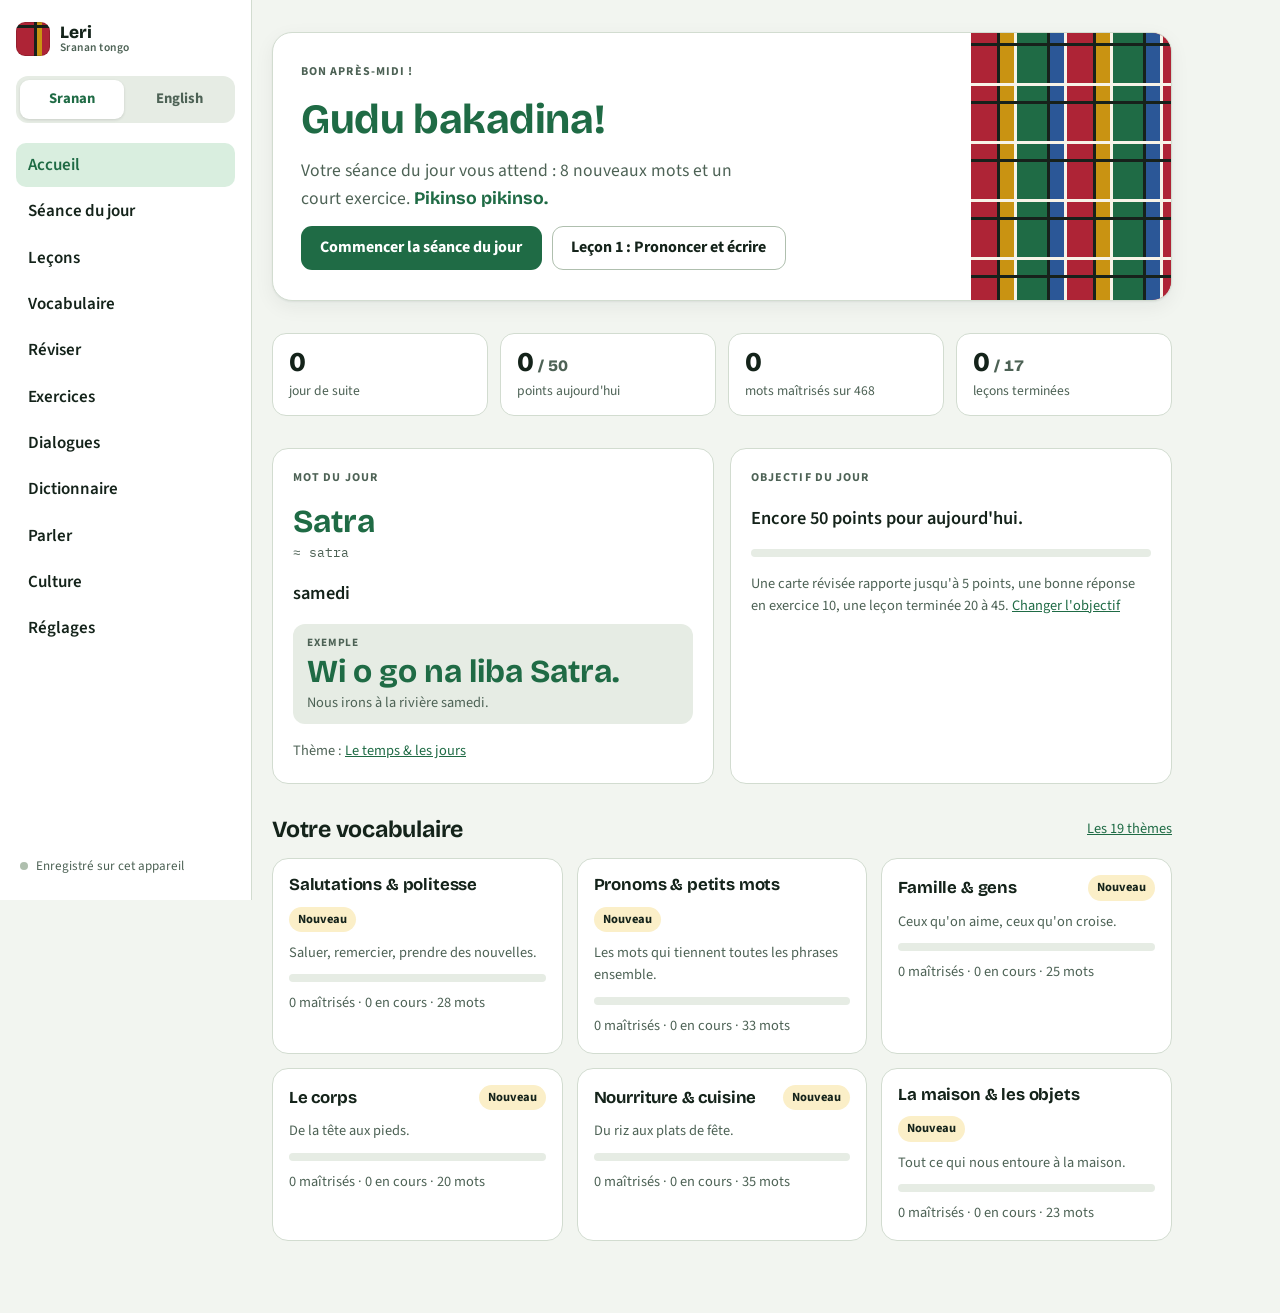
<file: index.html>
<!doctype html>
<html lang="fr">
<head>
<meta charset="utf-8">
<meta http-equiv="Content-Security-Policy" content="default-src 'none'; script-src 'sha256-88OL5N26FZdoMy5tE8asZYWP4CrdkkDUjrt/KWYtG9o=' 'sha256-wsOdt50FDDkHnEwkQATI1pCyt/hcGUEs00NN80HDhBY='; style-src 'self' 'unsafe-inline'; font-src 'self'; img-src 'self'; connect-src 'self'; manifest-src 'self'; worker-src 'self'; base-uri 'none'; form-action 'none'; object-src 'none'">
<meta name="referrer" content="no-referrer">
<meta name="viewport" content="width=device-width,initial-scale=1,viewport-fit=cover">
<meta name="theme-color" content="#1F6B45">
<meta name="apple-mobile-web-app-capable" content="yes">
<meta name="mobile-web-app-capable" content="yes">
<meta name="apple-mobile-web-app-title" content="Leri">
<link rel="manifest" href="manifest.webmanifest">
<link rel="icon" type="image/png" sizes="192x192" href="icon-192.png">
<link rel="apple-touch-icon" href="apple-touch-icon.png">
<style>:root{color-scheme:light;padding-top:env(safe-area-inset-top,0px);padding-bottom:env(safe-area-inset-bottom,0px)}body{margin:0;font:14px system-ui,sans-serif}img{max-width:100%}[hidden]{display:none!important}</style>
</head>
<body>
<title>Leri Sranan & English</title>
<meta name="claude:viewport-fit-sides" content="cover">
<meta name="description" content="Apprendre et réviser le sranan tongo et l'anglais depuis le français : leçons, vocabulaire, révision espacée, exercices, dialogues, test de niveau.">
<link rel="stylesheet" href="fonts/fonts.css">
<style>
/* Layout: application shell — a rail on wide screens, a sticky tab strip on phones.
   The one bold gesture is the pangi cloth (striped Maroon textile) on the brand mark and the home hero; everything else stays quiet. */
:root{
  --bg:#F2F5F0;
  --surface:#FFFFFF;
  --surface-2:#E6ECE4;
  --line:#D2DCD0;
  --line-strong:#AFBFAE;
  --fg:#14231A;
  --muted:#4D6255;
  --green:#1F6B45;
  --on-green:#FFFFFF;
  --green-soft:#D9EEDF;
  --red:#AE2436;
  --red-soft:#F8DFE2;
  --gold:#C99312;
  --gold-soft:#FBEFC8;
  --blue:#2B5797;
  --cloth-ink:#17211B;
  --cloth-paper:#F7F3E8;
  --focus:#C99312;
  --shadow:0 1px 2px rgba(20,35,26,.06),0 6px 20px rgba(20,35,26,.06);
  --font-display:"Bricolage Grotesque","Segoe UI",system-ui,-apple-system,sans-serif;
  --font-body:"Source Sans 3",system-ui,-apple-system,"Segoe UI",Roboto,sans-serif;
  --font-mono:"IBM Plex Mono",ui-monospace,SFMono-Regular,Menlo,Consolas,monospace;
}
@media (prefers-color-scheme: dark){
  :root:not([data-theme="light"]){
    --bg:#0D1611; --surface:#142019; --surface-2:#1B2A21; --line:#26372C; --line-strong:#3A5042;
    --fg:#E5EEE7; --muted:#9BB1A3; --green:#5DBE86; --on-green:#07130C; --green-soft:#16301F;
    --red:#EE6F7D; --red-soft:#3A1A20; --gold:#F0C446; --gold-soft:#372D12; --blue:#7EA3E0;
    --cloth-ink:#0A0F0C; --cloth-paper:#E9E3D2; --focus:#F0C446;
    --shadow:0 1px 2px rgba(0,0,0,.3),0 8px 24px rgba(0,0,0,.25);
    color-scheme:dark;
  }
}
:root[data-theme="dark"]{
  --bg:#0D1611; --surface:#142019; --surface-2:#1B2A21; --line:#26372C; --line-strong:#3A5042;
  --fg:#E5EEE7; --muted:#9BB1A3; --green:#5DBE86; --on-green:#07130C; --green-soft:#16301F;
  --red:#EE6F7D; --red-soft:#3A1A20; --gold:#F0C446; --gold-soft:#372D12; --blue:#7EA3E0;
  --cloth-ink:#0A0F0C; --cloth-paper:#E9E3D2; --focus:#F0C446;
  --shadow:0 1px 2px rgba(0,0,0,.3),0 8px 24px rgba(0,0,0,.25);
  color-scheme:dark;
}

*,*::before,*::after{box-sizing:border-box}
html{-webkit-text-size-adjust:100%}
body{background:var(--bg);color:var(--fg);font-family:var(--font-body);font-size:17px;line-height:1.55;margin:0}
h1,h2,h3{font-family:var(--font-display);line-height:1.15;text-wrap:balance;margin:0;letter-spacing:-.01em}
h1{font-size:clamp(1.9rem,4.4vw,2.6rem);font-weight:800}
h2{font-size:1.45rem;font-weight:700}
h3{font-size:1.12rem;font-weight:700}
p{margin:0}
a{color:var(--green)}
button{font:inherit;color:inherit}
:is(a,button,input,select,textarea,[tabindex]):focus-visible{outline:3px solid var(--focus);outline-offset:2px;border-radius:8px}
.muted{color:var(--muted)}
.small{font-size:.9rem}
.eyebrow{font-size:.75rem;font-weight:700;letter-spacing:.09em;text-transform:uppercase;color:var(--muted)}
.sr{font-family:var(--font-display);font-weight:700;color:var(--green)}
.pron{font-family:var(--font-mono);font-size:.8rem;color:var(--muted);letter-spacing:.01em}
.stack{display:flex;flex-direction:column;gap:16px}
.stack-lg{display:flex;flex-direction:column;gap:32px}
.row{display:flex;flex-wrap:wrap;gap:10px;align-items:center}
.spread{display:flex;flex-wrap:wrap;gap:12px;align-items:center;justify-content:space-between}
.prose{max-width:66ch}
div.prose,ol.prose,ul.prose{display:flex;flex-direction:column;gap:12px}
.prose b{font-weight:700}

/* Shell */
.shell{display:grid;grid-template-columns:252px minmax(0,1fr);min-height:100vh}
.rail{position:sticky;top:env(safe-area-inset-top,0px);height:100vh;align-self:start;display:flex;flex-direction:column;gap:20px;
  background:var(--surface);border-right:1px solid var(--line);
  padding-block:22px 18px;padding-left:max(16px,env(safe-area-inset-left,0px));padding-right:16px;overflow-y:auto}
.brand-row{display:flex;align-items:center;justify-content:space-between;gap:10px}
.brand{display:flex;align-items:center;gap:10px;text-decoration:none;color:var(--fg)}
.brand-mark{width:34px;height:34px;border-radius:9px;flex:none;box-shadow:inset 0 0 0 1px rgba(0,0,0,.15)}
.brand-name{font-family:var(--font-display);font-weight:800;font-size:1.08rem;line-height:1.05}
.brand-name small{display:block;font-family:var(--font-body);font-weight:600;font-size:.72rem;color:var(--muted);letter-spacing:.04em}
.nav{display:flex;flex-direction:column;gap:2px}
.nav a{display:flex;align-items:center;gap:10px;padding:9px 12px;border-radius:10px;text-decoration:none;color:var(--fg);font-weight:600;white-space:nowrap}
.nav a:hover{background:var(--surface-2)}
.nav a[aria-current="page"]{background:var(--green-soft);color:var(--green)}
.course-switch{display:flex;gap:4px;padding:4px;border-radius:12px;background:var(--surface-2)}
.course-switch button{flex:1;border:0;background:transparent;padding:8px 10px;border-radius:9px;font-weight:700;font-size:.92rem;cursor:pointer;color:var(--muted)}
.course-switch button[aria-pressed="true"]{background:var(--surface);color:var(--green);box-shadow:0 1px 3px rgba(0,0,0,.12)}
.pill.lvl{background:var(--green-soft);color:var(--green);font-family:var(--font-mono)}
.badge{font-size:.72rem;font-weight:700;background:var(--red);color:#fff;border-radius:99px;padding:1px 7px;font-variant-numeric:tabular-nums;line-height:1.4}
.nav .badge{margin-left:auto}
.sync{margin-top:auto;display:flex;align-items:center;gap:8px;font-size:.82rem;color:var(--muted);background:none;border:0;padding:6px 4px;cursor:pointer;text-align:left}
.sync i{width:8px;height:8px;border-radius:50%;background:var(--line-strong);flex:none}
.sync[data-s="synced"] i{background:var(--green)}
.sync[data-s="connecting"] i,.sync[data-s="slow"] i{background:var(--gold)}
.sync[data-s="error"] i{background:var(--red)}
.view{width:100%;max-width:940px;padding-block:32px calc(72px + var(--install-h, 0px));padding-left:max(20px,env(safe-area-inset-left,0px));padding-right:max(20px,env(safe-area-inset-right,0px));outline:none}

/* Barre d'onglets du téléphone */
.tabbar{display:none;grid-template-columns:repeat(5,minmax(0,1fr));position:fixed;left:0;right:0;bottom:0;z-index:40;background:var(--surface);border-top:1px solid var(--line);
  padding-bottom:env(safe-area-inset-bottom,0px);padding-left:max(16px,env(safe-area-inset-left,0px));padding-right:max(16px,env(safe-area-inset-right,0px))}
.tabbar a,.tabbar button{position:relative;display:flex;flex-direction:column;align-items:center;justify-content:center;gap:3px;min-height:60px;padding:6px 2px;
  font-size:.72rem;font-weight:700;color:var(--muted);text-decoration:none;background:none;border:0;cursor:pointer}
.tabbar svg{width:24px;height:24px}
.tabbar [aria-current="page"],.tabbar button.on,.tabbar button[aria-expanded="true"]{color:var(--green)}
.tabbar .tab-main .ic{display:grid;place-items:center;width:38px;height:38px;margin-top:-14px;border-radius:50%;background:var(--green);color:var(--on-green);box-shadow:var(--shadow)}
.tabbar .tab-main .ic svg{width:22px;height:22px}
.tabbar .badge{position:absolute;top:5px;left:calc(50% + 4px)}
.sheet{position:fixed;inset:0;z-index:35}
.sheet-backdrop{position:absolute;inset:0;background:rgba(5,12,8,.45);border:0;width:100%;cursor:pointer}
.sheet-panel{position:absolute;left:0;right:0;bottom:calc(61px + env(safe-area-inset-bottom,0px));background:var(--surface);border-radius:20px 20px 0 0;border-top:1px solid var(--line);
  padding-block:18px 14px;padding-left:max(16px,env(safe-area-inset-left,0px));padding-right:max(16px,env(safe-area-inset-right,0px));display:grid;grid-template-columns:repeat(2,minmax(0,1fr));gap:8px}
.sheet-panel a{display:flex;align-items:center;padding:13px 14px;border-radius:12px;background:var(--surface-2);color:var(--fg);font-weight:700;text-decoration:none}
.sheet-panel a[aria-current="page"]{background:var(--green-soft);color:var(--green)}

@media (max-width:860px){
  .shell{display:block}
  .rail{position:static;height:auto;gap:0;border-right:0;border-bottom:1px solid var(--line);
    padding-block:10px;padding-left:max(16px,env(safe-area-inset-left,0px));padding-right:max(16px,env(safe-area-inset-right,0px));overflow:visible}
  .rail .nav{display:none}
  .course-switch{margin-top:10px}
  .brand-mark{width:28px;height:28px;border-radius:7px}
  .sync{margin-top:0;padding:4px 0}
  .sync span{display:none}
  .sync.rail-sync{display:none}
  .view{padding-block:22px calc(100px + env(safe-area-inset-bottom,0px) + var(--install-h, 0px));padding-left:max(16px,env(safe-area-inset-left,0px));padding-right:max(16px,env(safe-area-inset-right,0px))}
  .tabbar{display:grid}
}
@media (min-width:861px){ .sheet{display:none} }
/* Bandeau d'installation (version site uniquement) */
.install{position:fixed;z-index:34;left:0;right:0;bottom:calc(61px + env(safe-area-inset-bottom,0px));padding-bottom:10px;
  padding-left:max(16px,env(safe-area-inset-left,0px));padding-right:max(16px,env(safe-area-inset-right,0px))}
@media (min-width:861px){.install{left:auto;right:24px;bottom:24px;width:420px;padding:0}}
.install-card{display:flex;gap:12px;align-items:flex-start;background:var(--surface);border:1.5px solid var(--green);border-radius:16px;padding:14px;box-shadow:var(--shadow)}
.install-card img{border-radius:10px;flex:none}
.install-card svg{vertical-align:-3px}
@media (min-width:861px){ .sync.top-sync{display:none} }

/* Pangi cloth */
.cloth{
  background-color:var(--red);
  background-image:
    repeating-linear-gradient(0deg,transparent 0 22px,var(--cloth-ink) 22px 25px,transparent 25px 40px,var(--cloth-paper) 40px 43px,transparent 43px 58px),
    repeating-linear-gradient(90deg,var(--red) 0 26px,var(--cloth-ink) 26px 29px,var(--gold) 29px 43px,var(--cloth-paper) 43px 46px,var(--green) 46px 76px,var(--cloth-ink) 76px 79px,var(--blue) 79px 93px,var(--cloth-paper) 93px 96px);
}
.brand-mark.cloth{background-size:auto;background-position:-8px -6px}

/* Buttons & chips */
.btn{display:inline-flex;align-items:center;justify-content:center;gap:.5em;font-weight:700;font-size:1rem;line-height:1.1;
  padding:.78em 1.15em;border-radius:11px;border:1.5px solid transparent;background:var(--green);color:var(--on-green);cursor:pointer;text-decoration:none}
.btn:hover{filter:brightness(1.07)}
.btn.ghost{background:transparent;color:var(--fg);border-color:var(--line-strong)}
.btn.ghost:hover{background:var(--surface-2);filter:none}
.btn.danger{background:var(--red);color:#fff}
.btn.sm{padding:.5em .85em;font-size:.92rem;border-radius:9px}
.btn[disabled]{opacity:.45;cursor:not-allowed;filter:none}
.chip{display:inline-flex;align-items:center;gap:6px;padding:7px 12px;border-radius:99px;border:1.5px solid var(--line-strong);background:var(--surface);cursor:pointer;font-weight:600;font-size:.92rem}
.chip[aria-pressed="true"]{background:var(--green);border-color:var(--green);color:var(--on-green)}
.seg{display:inline-flex;border:1.5px solid var(--line-strong);border-radius:11px;overflow:hidden;flex-wrap:wrap}
.seg button{border:0;background:transparent;padding:8px 14px;font-weight:600;cursor:pointer;font-size:.92rem}
.seg button[aria-pressed="true"]{background:var(--green);color:var(--on-green)}

/* Surfaces */
.panel{background:var(--surface);border:1px solid var(--line);border-radius:16px;padding:20px}
.grid2{display:grid;grid-template-columns:repeat(2,minmax(0,1fr));gap:16px}
.grid3{display:grid;grid-template-columns:repeat(3,minmax(0,1fr));gap:14px}
@media (max-width:720px){.grid2,.grid3{grid-template-columns:minmax(0,1fr)}}
.bar{height:8px;border-radius:99px;background:var(--surface-2);overflow:hidden}
.bar>i{display:block;height:100%;background:var(--green);border-radius:99px;transition:width .4s ease}
.bar.gold>i{background:var(--gold)}
.dots{display:inline-flex;gap:3px;vertical-align:middle}
.dots i{width:7px;height:7px;border-radius:50%;background:var(--line)}
.dots i.on{background:var(--green)}
.pill{display:inline-flex;align-items:center;gap:6px;font-size:.78rem;font-weight:700;padding:3px 9px;border-radius:99px;background:var(--surface-2);color:var(--muted)}
.pill.ok{background:var(--green-soft);color:var(--green)}
.pill.new{background:var(--gold-soft);color:var(--fg)}
.pill.warn{background:var(--red-soft);color:var(--red)}
.note{border-left:3px solid var(--gold);background:var(--gold-soft);padding:12px 14px;border-radius:0 12px 12px 0}
.empty{padding:28px;text-align:center;border:1.5px dashed var(--line-strong);border-radius:16px;color:var(--muted)}

/* Home */
.hero{display:grid;grid-template-columns:minmax(0,1fr) 200px;border-radius:20px;overflow:hidden;background:var(--surface);border:1px solid var(--line);box-shadow:var(--shadow)}
.hero-text{padding:30px 28px;display:flex;flex-direction:column;gap:14px}
.hero-text .lead{font-size:1.1rem;color:var(--muted);max-width:52ch}
.hero .cloth{min-height:100%}
@media (max-width:720px){.hero{grid-template-columns:minmax(0,1fr)}.hero .cloth{min-height:64px;order:-1}.hero-text{padding:22px 18px}}
.stats{display:grid;grid-template-columns:repeat(4,minmax(0,1fr));gap:12px}
@media (max-width:720px){.stats{grid-template-columns:repeat(2,minmax(0,1fr))}}
.stat{background:var(--surface);border:1px solid var(--line);border-radius:14px;padding:14px 16px;display:flex;flex-direction:column;gap:2px}
.stat b{font-family:var(--font-display);font-size:1.7rem;font-weight:800;font-variant-numeric:tabular-nums;line-height:1.1}
.stat span{font-size:.85rem;color:var(--muted)}
.wotd .sr{font-size:2rem;line-height:1.1}
.celebr{display:grid;grid-template-columns:auto minmax(0,1fr);gap:16px;align-items:center}
.celebr .num{font-family:var(--font-display);font-weight:800;font-size:2.2rem;color:var(--red);font-variant-numeric:tabular-nums;line-height:1}
.celebr .num small{display:block;font-size:.75rem;font-family:var(--font-body);color:var(--muted);font-weight:700;letter-spacing:.06em;text-transform:uppercase}

/* Lists */
.list{display:flex;flex-direction:column;border:1px solid var(--line);border-radius:16px;background:var(--surface);overflow:hidden}
.list>*{padding:14px 18px;border-top:1px solid var(--line)}
.list>*:first-child{border-top:0}
.lrow{display:grid;grid-template-columns:minmax(0,1fr) auto;gap:12px;align-items:center;text-decoration:none;color:inherit}
a.lrow:hover{background:var(--surface-2)}
.lnum{font-family:var(--font-mono);font-size:.8rem;color:var(--muted);font-variant-numeric:tabular-nums}
.word{display:grid;grid-template-columns:minmax(0,1fr) minmax(0,1fr) auto;gap:6px 16px;align-items:baseline}
.word .sr{font-size:1.08rem}
.word .fr{min-width:0}
.word .nt{grid-column:1 / -1;font-size:.88rem;color:var(--muted)}
@media (max-width:600px){.word{grid-template-columns:minmax(0,1fr) auto}.word .dots{grid-column:2;grid-row:1}.word .fr{grid-column:1 / -1}}
.theme-card{display:flex;flex-direction:column;gap:10px;text-decoration:none;color:inherit;background:var(--surface);border:1px solid var(--line);border-radius:16px;padding:16px}
.theme-card:hover{border-color:var(--line-strong)}
.theme-card h3{font-size:1.05rem}
.letter{font-family:var(--font-display);font-weight:800;color:var(--muted);font-size:.95rem;background:var(--surface-2)!important;padding-block:6px!important}

/* Lessons */
.lesson-body h3{margin-top:10px}
.ex{list-style:none;margin:0;padding:0;display:flex;flex-direction:column;border:1px solid var(--line);border-radius:14px;background:var(--surface);overflow:hidden}
.ex li{display:grid;grid-template-columns:minmax(0,1.1fr) minmax(0,1fr);gap:4px 18px;padding:11px 16px;border-top:1px solid var(--line);align-items:baseline}
.ex li:first-child{border-top:0}
.ex .s{display:flex;flex-direction:column;gap:1px;min-width:0}
.ex .sr{font-size:1.05rem}
@media (max-width:600px){.ex li{grid-template-columns:minmax(0,1fr)}}
.tbl{overflow-x:auto;border:1px solid var(--line);border-radius:14px;background:var(--surface)}
.tbl table{border-collapse:collapse;width:100%}
.tbl th,.tbl td{padding:9px 12px;text-align:left;border-top:1px solid var(--line);vertical-align:top}
.tbl thead th{border-top:0;font-size:.8rem;text-transform:uppercase;letter-spacing:.06em;color:var(--muted);background:var(--surface-2)}
.tbl td.sr{font-size:1.02rem}

/* Exercises */
.qwrap{max-width:640px;display:flex;flex-direction:column;gap:18px}
.qhead{display:flex;align-items:center;gap:12px}
.qhead .bar{flex:1}
.qprompt{font-family:var(--font-display);font-weight:800;font-size:clamp(1.6rem,5vw,2.3rem);line-height:1.15;text-wrap:balance}
.qprompt.sr{color:var(--green)}
.opts{display:grid;gap:10px}
.opt{display:flex;align-items:center;gap:12px;width:100%;text-align:left;padding:14px 16px;border-radius:13px;border:1.5px solid var(--line-strong);background:var(--surface);cursor:pointer;font-size:1.05rem;font-weight:600}
.opt:hover:not([disabled]){border-color:var(--green)}
.opt kbd{font-family:var(--font-mono);font-size:.75rem;color:var(--muted);border:1px solid var(--line);border-radius:6px;padding:1px 6px;flex:none}
.opt.sr-opt{font-family:var(--font-display);color:var(--green)}
.opt.ok{background:var(--green-soft);border-color:var(--green)}
.opt.bad{background:var(--red-soft);border-color:var(--red)}
.opt[disabled]{cursor:default}
.feedback{padding:14px 16px;border-radius:13px;display:flex;flex-direction:column;gap:4px}
.feedback.ok{background:var(--green-soft)}
.feedback.bad{background:var(--red-soft)}
.feedback b{font-family:var(--font-display)}
.tin{width:100%;font:600 1.2rem var(--font-body);padding:14px 16px;border-radius:13px;border:1.5px solid var(--line-strong);background:var(--surface);color:var(--fg)}
.tin:focus{border-color:var(--green);outline:none}
.tokens{display:flex;flex-wrap:wrap;gap:8px;min-height:56px;padding:10px;border-radius:13px;border:1.5px dashed var(--line-strong);background:var(--surface)}
.tokens.pool{border-style:solid;background:var(--surface-2);border-color:transparent}
.tok{font-family:var(--font-display);font-weight:700;font-size:1.05rem;padding:8px 13px;border-radius:10px;border:1.5px solid var(--line-strong);background:var(--surface);color:var(--green);cursor:pointer}
.tok[disabled]{opacity:.25;cursor:default}

/* Flashcards */
.flash{min-height:260px;display:flex;flex-direction:column;justify-content:center;align-items:center;gap:12px;text-align:center;background:var(--surface);border:1px solid var(--line);border-radius:20px;padding:34px 22px;box-shadow:var(--shadow)}
.flash .big{font-family:var(--font-display);font-weight:800;font-size:clamp(2rem,7vw,3.2rem);line-height:1.1;text-wrap:balance}
.flash .big.sr{color:var(--green)}
.flash .ans{display:flex;flex-direction:column;gap:6px;align-items:center;padding-top:14px;border-top:1px solid var(--line);width:100%;max-width:440px}
.flash .ans .main{font-size:1.35rem;font-weight:700}
.grades{display:grid;grid-template-columns:repeat(3,minmax(0,1fr));gap:10px}
.grades .btn{flex-direction:column;gap:2px;padding:.8em .5em}
.grades .btn small{font-weight:600;font-size:.75rem;opacity:.85}
.g-again{background:var(--red)!important;color:#fff!important}
.g-hard{background:var(--gold)!important;color:#1a1405!important}

/* Dialogues */
.dlg{display:flex;flex-direction:column;gap:12px}
.line{display:grid;grid-template-columns:96px minmax(0,1fr) auto;gap:12px;align-items:start}
.line .say{margin-top:8px}
.line.speaking .bubble{box-shadow:0 0 0 2.5px var(--gold)}
.line .who{font-weight:700;font-size:.85rem;color:var(--muted);padding-top:12px;text-align:right}
.bubble{background:var(--surface);border:1px solid var(--line);border-radius:4px 16px 16px 16px;padding:11px 15px;display:flex;flex-direction:column;gap:3px;cursor:pointer;text-align:left;width:100%}
.line.b .bubble{background:var(--green-soft);border-color:transparent}
.bubble .sr{font-size:1.08rem}
.bubble .fr{color:var(--muted)}
.bubble .hid{color:var(--muted);font-style:italic;font-size:.9rem}
@media (max-width:600px){.line{grid-template-columns:minmax(0,1fr) auto;gap:4px 10px}.line .who{grid-column:1 / -1;text-align:left;padding-top:0}}

/* Talk */
.talk-log{display:flex;flex-direction:column;gap:14px}
.msg{max-width:88%;display:flex;flex-direction:column;gap:6px;padding:13px 16px;border-radius:16px}
.msg.me{align-self:flex-end;background:var(--green);color:var(--on-green);border-radius:16px 4px 16px 16px}
.msg.ai{align-self:flex-start;background:var(--surface);border:1px solid var(--line);border-radius:4px 16px 16px 16px}
.msg.ai .sr{font-size:1.1rem}
.msg .lbl{font-size:.7rem;font-weight:700;letter-spacing:.08em;text-transform:uppercase;color:var(--muted)}
.msg .tip{background:var(--gold-soft);border-radius:10px;padding:8px 11px;font-size:.95rem}
.composer{display:flex;gap:10px;align-items:flex-end}
.composer textarea{flex:1;min-width:0;resize:vertical;min-height:52px;max-height:200px;font:1.05rem/1.4 var(--font-body);padding:13px 15px;border-radius:13px;border:1.5px solid var(--line-strong);background:var(--surface);color:var(--fg)}
.composer textarea:focus{border-color:var(--green);outline:none}
.typing{color:var(--muted);font-style:italic}
.code-box{width:100%;min-width:0;resize:vertical;font:.8rem/1.4 var(--font-mono);padding:10px 12px;border-radius:11px;border:1.5px solid var(--line-strong);background:var(--surface);color:var(--fg);word-break:break-all}
.code-box:focus{border-color:var(--green);outline:none}

/* Dico */
.search{position:relative}
.search input{width:100%;font:600 1.1rem var(--font-body);padding:14px 16px;border-radius:13px;border:1.5px solid var(--line-strong);background:var(--surface);color:var(--fg)}
.search input:focus{border-color:var(--green);outline:none}

/* Culture */
.proverb{display:flex;flex-direction:column;gap:6px;padding:18px 20px;border-radius:16px;background:var(--surface);border:1px solid var(--line)}
.proverb .sr{font-size:1.25rem;line-height:1.25}
.anthem{padding:22px;border-radius:16px;background:var(--surface);border:1px solid var(--line);display:flex;flex-direction:column;gap:6px}
.anthem .sr{font-size:1.3rem;line-height:1.3}

/* Son */
.say{display:none;align-items:center;justify-content:center;width:34px;height:34px;flex:none;padding:0;border-radius:50%;border:1.5px solid var(--line-strong);background:var(--surface);color:var(--green);cursor:pointer;vertical-align:middle}
.has-sound .say{display:inline-flex}
.say:hover{border-color:var(--green)}
.say.playing{background:var(--green);border-color:var(--green);color:var(--on-green)}
.say-all{display:none}
.has-sound .say-all{display:inline-flex}
.say-all.playing{background:var(--gold);color:#1a1405}
.srw{display:inline-flex;align-items:center;gap:8px;flex-wrap:wrap;min-width:0}
.ex .say,.word .say{width:30px;height:30px}

/* Séance du jour */
.steps{list-style:none;margin:0;padding:0;display:flex;gap:8px;flex-wrap:wrap}
.steps li{display:flex;align-items:center;gap:7px;font-size:.85rem;font-weight:700;color:var(--muted);padding:4px 12px 4px 4px;border-radius:99px;background:var(--surface-2)}
.steps li span{width:22px;height:22px;border-radius:50%;display:grid;place-items:center;background:var(--line);color:var(--fg);font-size:.75rem}
.steps li.cur{background:var(--green-soft);color:var(--green)}
.steps li.cur span,.steps li.done span{background:var(--green);color:var(--on-green)}
.plan{list-style:none;margin:0;padding:0;display:grid;grid-template-columns:repeat(3,minmax(0,1fr));gap:12px}
.plan li{background:var(--surface);border:1px solid var(--line);border-radius:14px;padding:16px;display:flex;flex-direction:column;gap:2px}
.plan li b{font-family:var(--font-display);font-size:1.6rem;font-weight:800;font-variant-numeric:tabular-nums;line-height:1.1}
.plan li .lnum{margin-bottom:4px}
@media (max-width:600px){.plan{grid-template-columns:minmax(0,1fr)}}
.example{display:flex;flex-direction:column;gap:3px;padding:10px 14px;border-radius:12px;background:var(--surface-2);text-align:left;width:100%;max-width:460px}
.example .lbl{font-size:.7rem;font-weight:700;letter-spacing:.08em;text-transform:uppercase;color:var(--muted)}

@media (prefers-reduced-motion:reduce){*{transition:none!important;animation:none!important}}
.fade{animation:fade .25s ease}
@keyframes fade{from{opacity:.4;transform:translateY(4px)}to{opacity:1;transform:none}}
</style>

<div class="shell">
  <aside class="rail">
    <div class="brand-row">
      <a class="brand" href="#accueil" aria-label="Leri, accueil">
        <span class="brand-mark cloth" aria-hidden="true"></span>
        <span class="brand-name">Leri<small id="brand-sub">Sranan tongo</small></span>
      </a>
      <button class="sync top-sync" type="button" data-act="go-settings" data-s="local" title="Où est enregistrée ma progression ?"><i></i><span></span></button>
    </div>
    <div class="course-switch" id="course-switch" role="group" aria-label="Langue étudiée"></div>
    <nav class="nav" id="nav" aria-label="Sections"></nav>
    <button class="sync rail-sync" type="button" data-act="go-settings" data-s="local"><i></i><span>Enregistré sur cet appareil</span></button>
  </aside>
  <main id="view" class="view" tabindex="-1">
    <noscript><p>Leri a besoin de JavaScript pour fonctionner.</p></noscript>
  </main>
</div>
<div class="sheet" id="sheet" hidden>
  <button class="sheet-backdrop" type="button" data-act="sheet-close" aria-label="Fermer le menu"></button>
  <nav class="sheet-panel" id="sheet-panel" aria-label="Autres sections"></nav>
</div>
<nav class="tabbar" id="tabbar" aria-label="Navigation principale"></nav>
<div class="install" id="install" hidden></div>

<script>
/* =========================================================================
   CONTENU — orthographe officielle du sranan (1986).
   Format d'un mot : [sranan, français, note facultative]
   ========================================================================= */
const THEMES = [
 { id:"salut", name:"Salutations & politesse", lead:"Saluer, remercier, prendre des nouvelles.", words:[
  ["odi","bonjour, salut"],
  ["fa waka?","comment ça va ?","litt. « comment ça marche ? »"],
  ["fa yu tan?","comment vas-tu ?","litt. « comment restes-tu ? »"],
  ["mi de","je vais bien","litt. « je suis là » : la réponse courante à « fa waka? »"],
  ["a bun","ça va, c'est bien"],
  ["gudu mamanten","bonjour (le matin)"],
  ["gudu bakadina","bon après-midi"],
  ["gudu neti","bonsoir, bonne nuit"],
  ["tangi","merci"],
  ["grantangi","merci beaucoup","litt. « grand merci »"],
  ["danki","merci","emprunt au néerlandais"],
  ["mi e begi yu","s'il te plaît","litt. « je te prie »"],
  ["pardon","pardon, excusez-moi"],
  ["ai","oui"],
  ["no","non"],
  ["kande","peut-être"],
  ["adyosi","au revoir"],
  ["te tamara","à demain"],
  ["te bakaten","à plus tard"],
  ["waka bun","bonne route, prends soin de toi","litt. « marche bien »"],
  ["no span","pas de souci, pas de stress"],
  ["misi","madame","titre de politesse : « misi Wilma »"],
  ["masra","monsieur ; mari","titre de politesse : « masra Ronald »"],
  ["san na yu nen?","comment t'appelles-tu ?","litt. « quel est ton nom ? »"],
  ["pe yu komoto?","d'où viens-tu ?"],
  ["pe yu e libi?","où habites-tu ?"],
  ["mi breiti fu sabi yu","enchanté(e)","litt. « je suis content(e) de te connaître »"],
  ["seni odi","passer le bonjour","« A e seni odi gi yu » : il/elle te passe le bonjour"]
 ]},
 { id:"mots", name:"Pronoms & petits mots", lead:"Les mots qui tiennent toutes les phrases ensemble.", words:[
  ["mi","je, moi ; mon, ma"],
  ["yu","tu, toi ; ton, ta"],
  ["a","il, elle (sujet)","devant un nom, « a » veut aussi dire « le, la »"],
  ["en","le, la, lui (complément) ; son, sa"],
  ["wi","nous ; notre"],
  ["unu","vous (pluriel) ; votre","forme courte : « un »"],
  ["den","ils, elles, eux ; leur","devant un nom, « den » veut aussi dire « les »"],
  ["disi","ceci ; ce…-ci"],
  ["dati","cela ; ce…-là"],
  ["dyaso","ici"],
  ["drape","là-bas"],
  ["ala","tout, tous"],
  ["ibri","chaque"],
  ["noti","rien"],
  ["nowan","aucun"],
  ["sma","personne, gens"],
  ["sani","chose"],
  ["nanga","avec ; et"],
  ["ma","mais"],
  ["efu","si (condition)"],
  ["bika","parce que"],
  ["di","quand (dans le passé)"],
  ["te","quand (au futur) ; jusqu'à"],
  ["dan","alors, ensuite"],
  ["fu","de ; pour"],
  ["gi","pour, à (au profit de)","c'est aussi le verbe « donner »"],
  ["tu","aussi","c'est aussi le chiffre 2"],
  ["moro","plus, davantage"],
  ["pikinso","un peu"],
  ["furu","beaucoup ; plein"],
  ["tumsi","trop"],
  ["nomo","seulement ; ne… plus"],
  ["ete","encore ; pas encore (avec « no »)"]
 ]},
 { id:"famille", name:"Famille & gens", lead:"Ceux qu'on aime, ceux qu'on croise.", words:[
  ["mama","mère, maman"],
  ["papa","père, papa"],
  ["brada","frère"],
  ["sisa","sœur"],
  ["pikin","enfant"],
  ["manpikin","fils ; garçon"],
  ["umapikin","fille"],
  ["granmama","grand-mère"],
  ["granpapa","grand-père"],
  ["omu","oncle"],
  ["tanta","tante"],
  ["famiri","famille"],
  ["wefi","épouse"],
  ["man","homme ; mari"],
  ["uma","femme"],
  ["boi","garçon, jeune homme"],
  ["mati","ami, amie"],
  ["bigisma","adulte, aîné(e)","litt. « grande personne »"],
  ["afo","arrière-grand-parent, ancêtre"],
  ["bakapikin","descendant(s)","litt. « enfants d'après »"],
  ["leriman","enseignant(e)","litt. « personne qui enseigne »"],
  ["datra","médecin"],
  ["wrokoman","travailleur, ouvrier"],
  ["kweki","élever (un enfant)"],
  ["trow","se marier"]
 ]},
 { id:"corps", name:"Le corps", lead:"De la tête aux pieds.", words:[
  ["skin","corps","« skin » désigne le corps entier, pas seulement la peau"],
  ["ede","tête"],
  ["wiwiri","cheveux ; poils","veut aussi dire « feuilles, herbes »"],
  ["fesi","visage"],
  ["ai","œil, yeux"],
  ["yesi","oreille"],
  ["noso","nez"],
  ["mofo","bouche"],
  ["tifi","dent(s)"],
  ["tongo","langue (organe et langage)","Sranantongo = « la langue du Suriname »"],
  ["neki","cou ; gorge"],
  ["anu","main ; bras"],
  ["finga","doigt"],
  ["bere","ventre"],
  ["baka","dos"],
  ["futu","pied ; jambe"],
  ["kindi","genou"],
  ["ati","cœur"],
  ["brudu","sang"],
  ["bonyo","os"]
 ]},
 { id:"repas", name:"Nourriture & cuisine", lead:"Du riz aux plats de fête.", words:[
  ["nyan","nourriture ; manger","« nyan » est à la fois le nom et le verbe"],
  ["dringi","boire ; boisson"],
  ["watra","eau"],
  ["brede","pain"],
  ["aleisi","riz"],
  ["fisi","poisson"],
  ["meti","viande","veut aussi dire « animal »"],
  ["fowru","poulet","veut aussi dire « oiseau »"],
  ["eksi","œuf"],
  ["merki","lait"],
  ["kofi","café"],
  ["sukru","sucre"],
  ["sowtu","sel ; salé"],
  ["pepre","piment"],
  ["oli","huile"],
  ["bana","banane plantain"],
  ["bakba","banane (douce)"],
  ["manya","mangue"],
  ["kokronoto","noix de coco"],
  ["pinda","cacahuète, arachide"],
  ["kasaba","manioc"],
  ["gruntu","légumes"],
  ["froktu","fruit(s)"],
  ["brafu","soupe, bouillon"],
  ["pindabrafu","soupe d'arachide","la « pindasoep », souvent servie avec du tomtom"],
  ["tomtom","tomtom (boulettes de banane plantain pilée)"],
  ["pom","pom (plat au four de tayer et de poulet)","le grand plat des anniversaires"],
  ["moksi aleisi","riz mélangé (avec viande et légumes)","litt. « riz mélangé »"],
  ["roti","roti (galette garnie de curry)","apport hindoustani"],
  ["bami","bami (nouilles sautées)","apport javanais"],
  ["bori","cuisiner, faire cuire"],
  ["switi","sucré ; délicieux, agréable"],
  ["swa","aigre"],
  ["bita","amer"],
  ["angri","faim ; avoir faim"]
 ]},
 { id:"maison", name:"La maison & les objets", lead:"Tout ce qui nous entoure à la maison.", words:[
  ["oso","maison"],
  ["doro","porte ; dehors","« na doro » : dehors"],
  ["fensre","fenêtre"],
  ["kamra","chambre, pièce"],
  ["kukru","cuisine"],
  ["dyari","cour, jardin"],
  ["tafra","table"],
  ["sturu","chaise"],
  ["bangi","banc"],
  ["bedi","lit"],
  ["lampu","lampe"],
  ["buku","livre"],
  ["papira","papier"],
  ["glasi","verre"],
  ["batra","bouteille"],
  ["sopo","savon"],
  ["spikri","miroir"],
  ["sroto","clé ; serrure"],
  ["krosi","vêtement(s)"],
  ["susu","chaussure(s)"],
  ["moni","argent"],
  ["faya","feu"],
  ["tiki","bâton"]
 ]},
 { id:"nature", name:"Lieux & nature", lead:"Du fleuve à la ville, le pays.", words:[
  ["kondre","pays ; village"],
  ["foto","ville ; Paramaribo","« go na foto » : aller en ville"],
  ["Sranan","le Suriname"],
  ["Bakrakondre","les Pays-Bas","litt. « le pays des Blancs »"],
  ["busi","forêt, brousse"],
  ["liba","rivière, fleuve"],
  ["kriki","crique"],
  ["se","mer"],
  ["son","soleil"],
  ["mun","lune","veut aussi dire « mois »"],
  ["stari","étoile"],
  ["alen","pluie"],
  ["winti","vent","désigne aussi la religion afro-surinamaise"],
  ["loktu","ciel, air"],
  ["gron","terre, sol"],
  ["ston","pierre"],
  ["santi","sable"],
  ["bon","arbre"],
  ["pasi","chemin, route"],
  ["strati","rue"],
  ["wowoyo","marché"],
  ["wenkri","boutique, magasin"],
  ["skoro","école"],
  ["kerki","église"],
  ["farawe","loin"],
  ["krosibei","près"]
 ]},
 { id:"animaux", name:"Les animaux", lead:"De la cour à la forêt amazonienne.", words:[
  ["dagu","chien"],
  ["puspusi","chat"],
  ["fowru","oiseau ; volaille"],
  ["kakafowru","coq"],
  ["kaw","vache"],
  ["agu","cochon"],
  ["asi","cheval"],
  ["kabritu","chèvre"],
  ["skapu","mouton"],
  ["pingo","pécari (cochon sauvage)"],
  ["sneki","serpent"],
  ["aboma","boa, anaconda"],
  ["todo","crapaud"],
  ["krabu","crabe"],
  ["kaiman","caïman"],
  ["sekrepatu","tortue"],
  ["tigri","jaguar","litt. « tigre »"],
  ["keskesi","singe-écureuil"],
  ["mira","fourmi"],
  ["maskita","moustique"],
  ["kakalaka","cafard"],
  ["alata","rat"],
  ["anansi","araignée","et Anansi, le héros rusé des contes (anansitori)"],
  ["kapasi","tatou"]
 ]},
 { id:"verbes", name:"Verbes essentiels", lead:"Les verbes ne se conjuguent jamais : apprenez-les une fois pour toutes.", words:[
  ["de","être (quelque part), exister"],
  ["na","être (quelqu'un, quelque chose)","aussi la préposition « à, dans »"],
  ["abi","avoir"],
  ["du","faire"],
  ["meki","fabriquer, faire"],
  ["go","aller"],
  ["kon","venir"],
  ["waka","marcher"],
  ["lon","courir"],
  ["sidon","s'asseoir"],
  ["tanapu","se tenir debout"],
  ["opo","se lever ; ouvrir ; soulever"],
  ["tapu","fermer","« na tapu » : sur"],
  ["sribi","dormir"],
  ["taki","parler, dire"],
  ["arki","écouter"],
  ["yere","entendre"],
  ["luku","regarder"],
  ["si","voir"],
  ["sabi","savoir, connaître"],
  ["ferstan","comprendre"],
  ["denki","penser"],
  ["wani","vouloir"],
  ["lobi","aimer ; amour"],
  ["kan","pouvoir"],
  ["musu","devoir"],
  ["gi","donner"],
  ["teki","prendre"],
  ["tyari","porter, apporter"],
  ["bai","acheter"],
  ["seri","vendre"],
  ["pai","payer"],
  ["kosti","coûter"],
  ["wroko","travailler ; travail"],
  ["leri","apprendre ; enseigner"],
  ["leisi","lire"],
  ["skrifi","écrire"],
  ["singi","chanter"],
  ["dansi","danser"],
  ["prei","jouer"],
  ["wasi","laver"],
  ["suku","chercher"],
  ["feni","trouver"],
  ["lasi","perdre"],
  ["kari","appeler"],
  ["aksi","demander"],
  ["piki","répondre"],
  ["yepi","aider"],
  ["wakti","attendre"],
  ["libi","vivre, habiter ; quitter"],
  ["gwe","partir, s'en aller"],
  ["kisi","attraper ; recevoir"],
  ["bigin","commencer"],
  ["kaba","finir","en fin de phrase : « déjà »"],
  ["tan","rester"],
  ["drai","tourner"],
  ["fadon","tomber"],
  ["broko","casser"],
  ["bribi","croire"],
  ["membre","se souvenir"],
  ["frigiti","oublier"],
  ["firi","sentir, ressentir"],
  ["sori","montrer"],
  ["koti","couper","Keti Koti = « chaînes coupées »"],
  ["krei","pleurer"],
  ["lafu","rire"],
  ["pasa","passer ; se passer"],
  ["dede","mourir ; mort"]
 ]},
 { id:"adjectifs", name:"Décrire & ressentir", lead:"Adjectifs et émotions — qui se comportent comme des verbes.", words:[
  ["bigi","grand, gros"],
  ["pikin","petit"],
  ["bun","bon, bien"],
  ["ogri","mauvais, méchant"],
  ["moi","beau, belle, joli"],
  ["langa","long ; grand (de taille)"],
  ["syatu","court"],
  ["fatu","gros, gras"],
  ["mangri","maigre"],
  ["owru","vieux, vieille"],
  ["nyun","nouveau, neuf"],
  ["yongu","jeune"],
  ["waran","chaud"],
  ["kowru","froid"],
  ["tranga","fort ; dur"],
  ["swaki","faible"],
  ["esi","vite, rapide"],
  ["safri","lentement, doucement"],
  ["krin","propre ; clair"],
  ["doti","sale","veut aussi dire « terre, saleté »"],
  ["ebi","lourd"],
  ["leigi","vide"],
  ["diri","cher"],
  ["bunkopu","bon marché"],
  ["siki","malade ; maladie"],
  ["weri","fatigué(e)"],
  ["breiti","content(e), heureux"],
  ["sari","triste"],
  ["koni","malin, rusé"],
  ["hei","haut"],
  ["dipi","profond"],
  ["bradi","large"],
  ["kruktu","tordu","« kruktu anu » : main gauche"],
  ["leti","juste, droit","« leti anu » : main droite"],
  ["lati","en retard, tard"],
  ["fruku","tôt"],
  ["atibron","colère ; être en colère","litt. « cœur qui brûle »"],
  ["frede","peur ; avoir peur"],
  ["syen","honte"],
  ["prisiri","joie, plaisir"]
 ]},
 { id:"couleurs", name:"Les couleurs", lead:"Les couleurs de base.", words:[
  ["weti","blanc"],
  ["blaka","noir"],
  ["redi","rouge"],
  ["geri","jaune"],
  ["blaw","bleu"],
  ["grun","vert"]
 ]},
 { id:"nombres", name:"Les nombres", lead:"Compter, payer, dire son âge.", words:[
  ["wan","un (1)"],
  ["tu","deux (2)"],
  ["dri","trois (3)"],
  ["fo","quatre (4)"],
  ["feifi","cinq (5)"],
  ["siksi","six (6)"],
  ["seibi","sept (7)"],
  ["aiti","huit (8)"],
  ["neigi","neuf (9)"],
  ["tin","dix (10)"],
  ["erfu","onze (11)","emprunt au néerlandais « elf »"],
  ["twarfu","douze (12)","emprunt au néerlandais « twaalf »"],
  ["tin na dri","treize (13)","litt. « dix et trois »"],
  ["tin na feifi","quinze (15)"],
  ["tutenti","vingt (20)"],
  ["tutenti na wan","vingt et un (21)"],
  ["dritenti","trente (30)"],
  ["fotenti","quarante (40)"],
  ["feifitenti","cinquante (50)"],
  ["hondro","cent (100)"],
  ["tu hondro","deux cents (200)"],
  ["dusun","mille (1000)"]
 ]},
 { id:"temps", name:"Le temps & les jours", lead:"Hier, aujourd'hui, demain — et la semaine.", words:[
  ["tide","aujourd'hui"],
  ["tamara","demain"],
  ["esde","hier"],
  ["now","maintenant"],
  ["dyonsro","tout de suite, bientôt"],
  ["baka","après, ensuite"],
  ["fosi","d'abord, avant ; premier"],
  ["mamanten","matin"],
  ["bakadina","après-midi","litt. « après le dîner »"],
  ["neti","nuit, soir"],
  ["dei","jour"],
  ["wiki","semaine"],
  ["mun","mois"],
  ["yari","année, an"],
  ["yuru","heure"],
  ["ten","temps, moment"],
  ["alaten","toujours"],
  ["sonten","parfois"],
  ["noiti","jamais"],
  ["ala dei","tous les jours"],
  ["Munde","lundi"],
  ["Tudewroko","mardi","litt. « deuxième jour de travail »"],
  ["Dridewroko","mercredi","litt. « troisième jour de travail »"],
  ["Fodewroko","jeudi","litt. « quatrième jour de travail »"],
  ["Freyda","vendredi"],
  ["Satra","samedi"],
  ["Sonde","dimanche"]
 ]},
 { id:"questions", name:"Poser des questions", lead:"Les mots interrogatifs, toujours en tête de phrase.", words:[
  ["san?","quoi ? que ?"],
  ["suma?","qui ?"],
  ["pe?","où ?"],
  ["oten?","quand ?"],
  ["fa?","comment ?"],
  ["fu san ede?","pourquoi ?","litt. « pour quelle tête (raison) »"],
  ["omeni?","combien ?"],
  ["sortu?","quel ? quelle sorte ?"],
  ["sortu wan?","lequel ? laquelle ?"]
 ]},
 { id:"phrases", name:"Phrases utiles", lead:"Des phrases entières, prêtes à servir.", words:[
  ["Mi no sabi.","Je ne sais pas."],
  ["Mi no e ferstan.","Je ne comprends pas."],
  ["Taki safri, mi e begi yu.","Parle lentement, s'il te plaît."],
  ["Mi e leri Sranantongo.","J'apprends le sranan."],
  ["Yu e taki Sranantongo?","Tu parles sranan ?"],
  ["Mi lobi yu.","Je t'aime."],
  ["Mi tu.","Moi aussi."],
  ["Na mi!","C'est moi !"],
  ["Omeni a e kosti?","Combien ça coûte ?"],
  ["A diri tumsi!","C'est trop cher !"],
  ["Mi angri.","J'ai faim."],
  ["Mi weri.","Je suis fatigué(e)."],
  ["A nyan switi!","C'est délicieux !"],
  ["Kon dyaso.","Viens ici."],
  ["Wakti pikinso.","Attends un peu."],
  ["San e pasa?","Que se passe-t-il ?"],
  ["Yu kan yepi mi?","Peux-tu m'aider ?"],
  ["Mi e kon.","J'arrive."],
  ["Mi breiti fu si yu.","Je suis content(e) de te voir."],
  ["Mi e go na oso.","Je rentre à la maison."],
  ["Mi de na oso.","Je suis à la maison."],
  ["Mi no abi moni.","Je n'ai pas d'argent."]
 ]},
 { id:"sante", name:"Santé & émotions", lead:"Dire comment on va, vraiment.", words:[
  ["Fa yu e firi?","Comment te sens-tu ?"],
  ["Mi e firi bun.","Je me sens bien."],
  ["Mi e firi moro bun.","Je me sens mieux."],
  ["Mi breiti.","Je suis content(e)."],
  ["Mi sari.","Je suis triste."],
  ["Mi ati bron.","Je suis en colère.","litt. « mon cœur brûle »"],
  ["Mi siki.","Je suis malade."],
  ["hati","faire mal ; douleur","à ne pas confondre avec « ati », le cœur"],
  ["Mi ede e hati mi.","J'ai mal à la tête.","litt. « ma tête me fait mal »"],
  ["Mi bere e hati mi.","J'ai mal au ventre."],
  ["korsu","fièvre"],
  ["dresi","médicament"],
  ["Mi musu go na datra.","Je dois aller chez le médecin."],
  ["Sribi bun!","Dors bien !"],
  ["Sorgu yu srefi.","Prends soin de toi."],
  ["Hori tranga!","Tiens bon ! Courage !","litt. « tiens fort »"],
  ["No frede.","N'aie pas peur."],
  ["No krei.","Ne pleure pas."]
 ]},
 { id:"deplacer", name:"Se déplacer", lead:"Bus, bateau, à pied : trouver son chemin.", words:[
  ["oto","voiture"],
  ["bus","bus"],
  ["boto","bateau"],
  ["opolani","avion"],
  ["baisigri","vélo"],
  ["go stret","aller tout droit"],
  ["kruktu anu","à gauche","litt. « main tordue »"],
  ["leti anu","à droite","litt. « main juste »"],
  ["doro","arriver","c'est aussi « la porte » : « Wi doro! » = nous sommes arrivés"],
  ["komoto","sortir ; venir de","« Mi komoto fu Sranan » : je viens du Suriname"],
  ["Pe a bus e go?","Où va le bus ?"],
  ["Mi e go na foto.","Je vais en ville."],
  ["Mi o teki a bus.","Je prendrai le bus."],
  ["A no farawe.","Ce n'est pas loin."],
  ["Wakti mi!","Attends-moi !"],
  ["Tanapu dyaso.","Arrête-toi ici."],
  ["Wi doro!","Nous sommes arrivés !"]
 ]},
 { id:"courses", name:"Faire ses courses", lead:"Au marché, à la boutique, au moment de payer.", words:[
  ["Mi wani bai…","Je voudrais acheter…"],
  ["Yu abi manya?","Tu as des mangues ?"],
  ["Gi mi tu, mi e begi yu.","Donne-m'en deux, s'il te plaît."],
  ["A diri.","C'est cher."],
  ["A bunkopu.","C'est bon marché."],
  ["Mi o teki dri.","J'en prends trois."],
  ["Mi o pai.","Je vais payer."],
  ["Wan tra sani?","Autre chose ?"],
  ["No, a bun so.","Non, c'est bon comme ça."],
  ["sensi","centime","veut aussi dire « depuis »"]
 ]},
 { id:"coeur", name:"Expressions du cœur", lead:"Les mots qu'on entend en famille et entre amis.", words:[
  ["mi gudu","mon trésor, mon chéri, ma chérie","mot tendre très courant"],
  ["Switi Sranan","Suriname chéri","litt. « doux Suriname »"],
  ["Mi lobi mi kondre.","J'aime mon pays."],
  ["Kon wi go!","Allons-y !"],
  ["Meki wi go!","Allons-y !","litt. « faisons que nous allions »"],
  ["Kon nyan!","Viens manger !"],
  ["Mi musu go.","Je dois y aller."],
  ["Mi o kari yu.","Je t'appellerai."],
  ["Seni wan boskopu gi mi.","Envoie-moi un message."],
  ["Wan bigi odi gi yu famiri.","Un grand bonjour à ta famille."],
  ["Bun wroko!","Bon travail ! Bravo !"],
  ["Na so!","C'est ça ! Exactement !"],
  ["mi srefi","moi-même"],
  ["angisa","angisa (foulard noué traditionnel)","sa façon d'être plié porte un message"],
  ["kotomisi","kotomisi (robe traditionnelle créole)"]
 ]}
];

/* Phrases à reconstruire */
const SENTENCES = [
 ["Mi e go na wowoyo.","Je vais au marché."],
 ["Mi wani dringi watra.","Je veux boire de l'eau."],
 ["Mi mama e bori nyan.","Ma mère prépare à manger."],
 ["Den pikin e prei na doro.","Les enfants jouent dehors."],
 ["Mi e leri Sranantongo.","J'apprends le sranan."],
 ["Mi nyan kaba.","J'ai déjà mangé."],
 ["Mi o kon tamara.","Je viendrai demain."],
 ["Esde mi ben de na oso.","Hier, j'étais à la maison."],
 ["A ben e sribi.","Il/Elle dormait."],
 ["Pe yu e libi?","Où habites-tu ?"],
 ["Mi e libi na Paramaribo.","J'habite à Paramaribo."],
 ["Yu kan yepi mi?","Peux-tu m'aider ?"],
 ["A oso bigi.","La maison est grande."],
 ["Mi brada abi wan dagu.","Mon frère a un chien."],
 ["Mi sisa na wan datra.","Ma sœur est médecin."],
 ["Tyari a buku kon.","Apporte le livre."],
 ["Mi bai wan krosi gi yu.","Je t'ai acheté un vêtement."],
 ["Den no kon esde.","Ils ne sont pas venus hier."],
 ["San yu e du?","Qu'est-ce que tu fais ?"],
 ["Fu san ede yu e krei?","Pourquoi pleures-tu ?"],
 ["A alen e kon.","La pluie arrive."],
 ["Mi weri, mi e go sribi.","Je suis fatigué(e), je vais dormir."],
 ["Mi granmama e taki Sranantongo nanga mi.","Ma grand-mère me parle en sranan."],
 ["Wi o go na liba Satra.","Nous irons à la rivière samedi."],
 ["Efu yu wani, wi kan go.","Si tu veux, nous pouvons y aller."],
 ["Mi no o frigiti yu.","Je ne t'oublierai pas."],
 ["Disi na mi oso.","C'est ma maison."],
 ["Mi mati e wakti mi.","Mon ami(e) m'attend."],
 ["A buku de na tapu a tafra.","Le livre est sur la table."],
 ["A puspusi de na ondro a bedi.","Le chat est sous le lit."],
 ["Mi e wroko ala dei.","Je travaille tous les jours."],
 ["Oten yu o kon na Sranan?","Quand viendras-tu au Suriname ?"],
 ["Mi no kon, bika mi ben siki.","Je ne suis pas venu(e), parce que j'étais malade."],
 ["Di mi kon, a ben e sribi.","Quand je suis arrivé(e), il/elle dormait."],
 ["Mi ede e hati mi.","J'ai mal à la tête."],
 ["Mi o teki a bus.","Je prendrai le bus."],
 ["Mi musu go na datra.","Je dois aller chez le médecin."],
 ["Sorgu yu srefi.","Prends soin de toi."],
 ["Mi brada moro langa leki mi.","Mon frère est plus grand que moi."],
 ["Wan bigi odi gi yu famiri.","Un grand bonjour à ta famille."],
 ["No krei, mi gudu.","Ne pleure pas, mon trésor."]
];

/* Choisir la bonne marque de temps */
const MARKERS = [
 ["Mi ___ nyan now.","Je suis en train de manger.","e",["e","ben","o","kaba"]],
 ["Esde mi ___ de na oso.","Hier, j'étais à la maison.","ben",["ben","o","e","no"]],
 ["Tamara mi ___ go na skoro.","Demain, j'irai à l'école.","o",["o","ben","e","kaba"]],
 ["Mi nyan ___.","J'ai déjà mangé.","kaba",["kaba","o","ben","e"]],
 ["Di mi kon, a ___ e sribi.","Quand je suis arrivé(e), il/elle dormait.","ben",["ben","o","no","kaba"]],
 ["Wi ___ go na liba Satra.","Nous irons à la rivière samedi.","o",["o","ben","kaba","e"]],
 ["Mi ___ sabi.","Je ne sais pas.","no",["no","e","o","ben"]],
 ["Den pikin ___ prei na doro.","Les enfants sont en train de jouer dehors.","e",["e","ben","kaba","o"]],
 ["A kon ___.","Il/Elle est déjà venu(e).","kaba",["kaba","o","e","no"]],
 ["Mi ___ frigiti yu.","Je ne t'oublierai pas.","no o",["no o","o no","no ben","e"]],
 ["Mi ___ siki.","J'étais malade.","ben",["ben","e","o","kaba"]],
 ["Efu mi ben abi moni, mi ___ bai wan oso.","Si j'avais de l'argent, j'achèterais une maison.","ben o",["ben o","e","kaba","no"]]
];

/* Leçons de grammaire */
const LESSONS = [
 { id:"l1", title:"Prononcer et écrire", key:"Fa waka?",
   intro:"Le sranan s'écrit selon l'orthographe officielle de 1986. Elle est très régulière : chaque lettre se prononce, et toujours de la même façon. Lisez les mots « à l'espagnole », jamais « à la française » : le <b>e</b> final se prononce, le <b>s</b> ne devient jamais « z ».",
   sections:[
    { h:"Les sons, lettre par lettre", table:{ head:["Lettre","Se prononce","Exemple","Sens"], src:[2], rows:[
      ["a","« a »","mama","mère"],
      ["e","« é » ou « è »","bere","ventre"],
      ["i","« i »","pikin","enfant"],
      ["o","« o »","oso","maison"],
      ["u","« ou »","futu","pied"],
      ["y","« y » de « yeux »","yu","tu"],
      ["w","« ou » de « oui »","waka","marcher"],
      ["s","toujours « ss »","busi","forêt"],
      ["g","toujours dur, « gu »","geri","jaune"],
      ["sy","« ch »","syen","honte"],
      ["ty","« tch »","tyari","porter"],
      ["dy","« dj »","dyari","cour, jardin"],
      ["ny","« gn » d'« agneau »","nyan","manger"],
      ["ai, ei, oi","« aï », « éï », « oï »","feifi","cinq"],
      ["n final","souvent proche du « ng » anglais","Sranan","Suriname"]
    ]}},
    { h:"Les anciennes graphies", p:"Dans les vieux livres, les chansons ou sur les réseaux sociaux, vous verrez souvent une orthographe à la néerlandaise : <i>oe</i> pour <b>u</b>, <i>j</i> pour <b>y</b>, <i>tj</i> pour <b>ty</b>, <i>dj</i> pour <b>dy</b>. Ainsi « joe » = <b>yu</b>, « tjari » = <b>tyari</b>, « Sranang » = <b>Sranan</b>." }
   ],
   tip:"Dans cette appli, chaque mot est suivi d'une <b>prononciation approchée</b> écrite à la française (par exemple <span class=\"sr\">fa waka</span> ≈ <i>fa ouaka</i>). Le bouton haut-parleur la fait lire par une voix française. C'est une béquille : rien ne remplace l'oreille. Faites-vous lire les mots par vos proches.",
   quiz:[
    {q:"Comment se prononce le « u » de « futu » (pied) ?",o:["« ou », comme dans « fou »","« u », comme dans « tu »","« eu », comme dans « feu »"],x:"En sranan, u = « ou » : futu ≈ « foutou »."},
    {q:"« tyari » (porter) se prononce :",o:["« tchari »","« tiari »","« chari »"],x:"ty = « tch »."},
    {q:"Dans « oso » (maison), le « s » se prononce :",o:["« ss »","« z »","« ch »"],x:"Le s est toujours sourd : « osso »."},
    {q:"Dans un vieux texte, « joe » correspond à :",o:["yu (tu)","yo","dyu"],x:"L'ancienne graphie néerlandaise écrivait j pour y et oe pour u."},
    {q:"Le « e » final de « bere » (ventre) :",o:["se prononce, comme « é »","est muet, comme en français","se prononce « eu »"],x:"Toutes les lettres se prononcent : « béré »."}
   ]},
 { id:"l2", title:"Les pronoms", key:"Mi lobi yu.",
   intro:"Les pronoms sranan ne changent pas selon le genre : <b>a</b> veut dire « il » aussi bien qu'« elle ». La plupart servent à la fois de sujet, de complément et de possessif.",
   sections:[
    { h:"Le tableau à connaître", table:{ head:["","Sujet","Complément","Possessif"], src:[1,2,3], rows:[
      ["je, moi","mi","mi","mi"],
      ["tu, toi","yu","yu","yu"],
      ["il, elle","a","en","en"],
      ["nous","wi","wi","wi"],
      ["vous","unu","unu","unu"],
      ["ils, elles","den","den","den"]
    ]}},
    { h:"En phrases", ex:[
      ["Mi lobi yu.","Je t'aime."],
      ["Yu lobi mi.","Tu m'aimes."],
      ["A e kon.","Il/Elle arrive."],
      ["Mi si en.","Je l'ai vu(e)."],
      ["En mama e bori.","Sa mère cuisine."],
      ["Wi oso moi.","Notre maison est belle."],
      ["Den e prei.","Ils/Elles jouent."]
    ]}
   ],
   tip:"Seul le sujet « il/elle » a une forme à part : <b>a</b>. Partout ailleurs, on dit <b>en</b>. Pour insister : <span class=\"sr\">Na mi!</span> (C'est moi !), <span class=\"sr\">Mi tu.</span> (Moi aussi.)",
   quiz:[
    {q:"Comment dit-on « nous » ?",o:["wi","unu","den"]},
    {q:"« Je l'aime » se dit :",o:["Mi lobi en.","Mi lobi a.","En lobi mi."],x:"Après le verbe, « le/la » se dit en."},
    {q:"« a » (sujet) peut vouloir dire :",o:["il ou elle","seulement « il »","nous"]},
    {q:"« unu » veut dire :",o:["vous (pluriel)","ils, elles","nous"]},
    {q:"« Sa maison » se dit :",o:["en oso","a oso","mi oso"],x:"a oso = la maison ; en oso = sa maison."}
   ]},
 { id:"l3", title:"Être : de, na… ou rien", key:"Mi de na oso.",
   intro:"Le français n'a qu'un verbe « être ». Le sranan en utilise deux, et parfois aucun.",
   sections:[
    { h:"1. de : être quelque part, exister", ex:[
      ["Mi de na oso.","Je suis à la maison."],
      ["Pe yu de?","Où es-tu ?"],
      ["A buku de na tapu a tafra.","Le livre est sur la table."],
      ["Mi de.","Je vais bien (litt. « je suis là »)."]
    ]},
    { h:"2. na : être quelqu'un ou quelque chose", ex:[
      ["Mi na wan leriman.","Je suis enseignant(e)."],
      ["Disi na mi oso.","C'est ma maison."],
      ["Suma na dati?","Qui est-ce ?"],
      ["Na mi!","C'est moi !"]
    ]},
    { h:"3. Rien du tout devant un adjectif", p:"Les adjectifs se comportent comme des verbes : on ne met ni <b>de</b> ni <b>na</b>.", ex:[
      ["A oso bigi.","La maison est grande."],
      ["Mi weri.","Je suis fatigué(e)."],
      ["A nyan switi!","Le repas est délicieux !"],
      ["Mi mama siki.","Ma mère est malade."]
    ]}
   ],
   tip:"Comme ce sont des verbes, les adjectifs prennent aussi les marques de temps : <span class=\"sr\">Mi ben siki.</span> (J'étais malade.)",
   quiz:[
    {q:"« Je suis à la maison » :",o:["Mi de na oso.","Mi na oso.","Mi oso."],x:"Un lieu → de."},
    {q:"« C'est mon frère » :",o:["Disi na mi brada.","Disi de mi brada.","Disi mi brada de."],x:"Une identité → na."},
    {q:"« Je suis fatigué(e) » :",o:["Mi weri.","Mi na weri.","Weri mi."],x:"Pas de verbe « être » devant un adjectif."},
    {q:"Quel mot pour « je suis enseignant(e) » ?",o:["na","de","e"]},
    {q:"« La maison est grande » :",o:["A oso bigi.","A oso na bigi.","A bigi oso."],x:"A bigi oso = « la grande maison » : ce n'est pas une phrase."}
   ]},
 { id:"l4", title:"Le présent : la marque « e »", key:"Mi e nyan.",
   intro:"Le verbe sranan ne se conjugue jamais : il ne change pas selon la personne. Le temps est indiqué par de petits mots placés <b>devant</b> le verbe. Le premier : <b>e</b>, pour une action en cours ou une habitude.",
   sections:[
    { h:"Action en cours ou habituelle", ex:[
      ["Mi e nyan.","Je mange / je suis en train de manger."],
      ["Yu e taki Sranantongo?","Tu parles sranan ?"],
      ["Ala dei a e wroko.","Il/Elle travaille tous les jours."],
      ["Den pikin e prei na doro.","Les enfants jouent dehors."]
    ]},
    { h:"Les verbes d'état s'en passent", p:"Avec les verbes qui décrivent un état (savoir, aimer, vouloir, avoir…), le verbe seul suffit au présent.", ex:[
      ["Mi sabi.","Je sais."],
      ["Mi lobi yu.","Je t'aime."],
      ["Mi wani watra.","Je veux de l'eau."],
      ["A abi tu pikin.","Il/Elle a deux enfants."]
    ]}
   ],
   tip:"Attention : un verbe d'action <b>sans</b> « e » parle d'une action terminée. <span class=\"sr\">Mi nyan.</span> = j'ai mangé (voir la leçon suivante).",
   quiz:[
    {q:"« Je suis en train de manger » :",o:["Mi e nyan.","Mi nyan.","Mi ben nyan."]},
    {q:"Où se place « e » ?",o:["juste devant le verbe","juste après le verbe","en fin de phrase"]},
    {q:"« Je sais » :",o:["Mi sabi.","Mi sabi e.","E mi sabi."],x:"Verbe d'état : pas besoin de « e »."},
    {q:"« Les enfants jouent dehors » :",o:["Den pikin e prei na doro.","Den pikin prei e na doro.","Pikin den e prei na doro."]},
    {q:"Le verbe change-t-il avec la personne (je, tu, il…) ?",o:["Non, jamais","Oui, comme en français","Seulement au pluriel"]}
   ]},
 { id:"l5", title:"Le passé : verbe seul, « ben », « kaba »", key:"Mi nyan kaba.",
   intro:"Trois outils suffisent pour parler du passé.",
   sections:[
    { h:"Verbe d'action seul = c'est fait", ex:[
      ["Mi nyan.","J'ai mangé."],
      ["A kon esde.","Il/Elle est venu(e) hier."],
      ["Mi bai wan krosi.","J'ai acheté un vêtement."]
    ]},
    { h:"ben = c'était avant", p:"<b>ben</b> place la phrase dans le passé, surtout pour les états et pour ce qui précède un autre moment passé.", ex:[
      ["Mi ben siki.","J'étais malade."],
      ["Esde mi ben de na oso.","Hier, j'étais à la maison."],
      ["Mi ben lobi en.","Je l'aimais."]
    ]},
    { h:"ben e = l'imparfait", ex:[
      ["A ben e sribi.","Il/Elle dormait."],
      ["Di mi kon, den ben e nyan.","Quand je suis arrivé(e), ils mangeaient."]
    ]},
    { h:"kaba = déjà", p:"<b>kaba</b> (« finir ») placé en fin de phrase veut dire « déjà ».", ex:[
      ["Mi nyan kaba.","J'ai déjà mangé."],
      ["A gwe kaba.","Il/Elle est déjà parti(e)."]
    ]}
   ],
   tip:"Pour réviser cette leçon, l'exercice « Choisir la bonne marque de temps » dans <a href=\"#exercices\">Exercices</a> est fait pour vous.",
   quiz:[
    {q:"« J'étais malade » :",o:["Mi ben siki.","Mi e siki.","Mi o siki."]},
    {q:"« Il dormait » :",o:["A ben e sribi.","A sribi.","A o sribi."]},
    {q:"« J'ai déjà mangé » :",o:["Mi nyan kaba.","Mi e nyan.","Mi o nyan."]},
    {q:"« Mi bai wan krosi » veut dire :",o:["J'ai acheté un vêtement.","J'achète un vêtement en ce moment.","J'achèterai un vêtement."],x:"Verbe d'action seul = action terminée."},
    {q:"Que signifie « kaba » en fin de phrase ?",o:["déjà","demain","pas encore"]}
   ]},
 { id:"l6", title:"Le futur et le conditionnel", key:"Mi o kon tamara.",
   intro:"<b>o</b> est le futur de tous les jours. <b>sa</b> est un futur plus soutenu, souvent une promesse. <b>ben o</b> donne le conditionnel.",
   sections:[
    { h:"o et sa : le futur", ex:[
      ["Mi o kon tamara.","Je viendrai demain."],
      ["Wi o go na liba.","Nous irons à la rivière."],
      ["A sa kon.","Il/Elle viendra."]
    ]},
    { h:"ben o : « je ferais »", ex:[
      ["Mi ben o kon, ma mi ben siki.","Je serais venu(e), mais j'étais malade."],
      ["Efu mi ben abi moni, mi ben o bai wan oso.","Si j'avais de l'argent, j'achèterais une maison."]
    ]}
   ],
   tip:"Récapitulons : <b>e</b> = en cours, <b>ben</b> = passé, <b>o</b> = futur, <b>ben o</b> = conditionnel, <b>kaba</b> = déjà. Avec ces cinq mots, vous pouvez tout dire.",
   quiz:[
    {q:"« Je viendrai demain » :",o:["Mi o kon tamara.","Mi ben kon tamara.","Mi kon kaba tamara."]},
    {q:"« Nous irons à la rivière samedi » :",o:["Wi o go na liba Satra.","Wi ben go na liba Satra.","Wi go kaba na liba Satra."]},
    {q:"« ben o » sert à exprimer :",o:["le conditionnel (je ferais)","le passé composé","l'impératif"]},
    {q:"« Si j'avais de l'argent, j'achèterais une maison » :",o:["Efu mi ben abi moni, mi ben o bai wan oso.","Efu mi abi moni, mi bai wan oso kaba.","Efu mi o abi moni, mi e bai wan oso."]}
   ]},
 { id:"l7", title:"Dire non : « no »", key:"Mi no sabi.",
   intro:"<b>no</b> se place juste devant le verbe, et devant les marques de temps s'il y en a.",
   sections:[
    { h:"La place de « no »", ex:[
      ["Mi no sabi.","Je ne sais pas."],
      ["Mi no e ferstan.","Je ne comprends pas."],
      ["A no kon esde.","Il/Elle n'est pas venu(e) hier."],
      ["Mi no ben si en.","Je ne l'avais pas vu(e)."],
      ["Mi no o frigiti yu.","Je ne t'oublierai pas."]
    ]},
    { h:"La double négation", p:"Comme en français parlé, on cumule volontiers : <b>no … noti</b> (rien), <b>no … nowan</b> (aucun).", ex:[
      ["Mi no si noti.","Je n'ai rien vu."],
      ["Mi no abi nowan mati dyaso.","Je n'ai aucun ami ici."]
    ]}
   ],
   tip:"« No » tout seul veut aussi dire « non ». Et pour « pas encore » : <span class=\"sr\">Mi no nyan ete.</span> (Je n'ai pas encore mangé.)",
   quiz:[
    {q:"« Je ne sais pas » :",o:["Mi no sabi.","Mi sabi no.","No mi sabi."]},
    {q:"« Il n'est pas venu hier » :",o:["A no kon esde.","A kon no esde.","A kon esde no."]},
    {q:"« Je ne t'oublierai pas » :",o:["Mi no o frigiti yu.","Mi o frigiti no yu.","Mi frigiti yu no."],x:"no vient avant la marque du futur o."},
    {q:"« Mi no si noti » veut dire :",o:["Je n'ai rien vu.","J'ai tout vu.","Je ne vois pas la nuit."]}
   ]},
 { id:"l8", title:"Poser des questions", key:"San yu e du?",
   intro:"Pour une question fermée (oui/non), il suffit de monter la voix en fin de phrase : <span class=\"sr\">Yu e kon?</span> (Tu viens ?). Pour les autres, le mot interrogatif se met en tête, puis la phrase suit dans l'ordre normal.",
   sections:[
    { h:"Les mots interrogatifs", table:{ head:["Sranan","Français"], src:[0], rows:[
      ["san","quoi, que"],["suma","qui"],["pe","où"],["oten","quand"],["fa","comment"],
      ["fu san ede","pourquoi"],["omeni","combien"],["sortu","quel, quelle sorte"]
    ]}},
    { h:"En phrases", ex:[
      ["San yu e du?","Qu'est-ce que tu fais ?"],
      ["Suma na dati?","Qui est-ce ?"],
      ["Pe yu e go?","Où vas-tu ?"],
      ["Oten yu o kon?","Quand viendras-tu ?"],
      ["Fa yu tan?","Comment vas-tu ?"],
      ["Fu san ede yu e krei?","Pourquoi pleures-tu ?"],
      ["Omeni a e kosti?","Combien ça coûte ?"],
      ["Sortu wan yu wani?","Lequel veux-tu ?"]
    ]}
   ],
   quiz:[
    {q:"« Où » :",o:["pe","san","suma"]},
    {q:"« Pourquoi » :",o:["fu san ede","oten","omeni"]},
    {q:"« Qu'est-ce que tu fais ? » :",o:["San yu e du?","Suma yu e du?","Pe yu e du?"]},
    {q:"« Quand viendras-tu ? » :",o:["Oten yu o kon?","Fa yu o kon?","Omeni yu o kon?"]},
    {q:"« omeni » veut dire :",o:["combien","comment","qui"]}
   ]},
 { id:"l9", title:"Articles et pluriel", key:"den oso",
   intro:"<b>a</b> = le, la. <b>den</b> = les. <b>wan</b> = un, une. Le nom lui-même ne change jamais : pas de « s » au pluriel.",
   sections:[
    { h:"Le, les, un", ex:[
      ["a oso","la maison"],
      ["den oso","les maisons"],
      ["wan oso","une maison"],
      ["Den pikin e prei.","Les enfants jouent."]
    ]},
    { h:"Parler en général : pas d'article", ex:[
      ["Mi lobi fisi.","J'aime le poisson."],
      ["Watra bun gi yu.","L'eau, c'est bon pour toi."]
    ]},
    { h:"Ce…-ci, ce…-là", p:"On garde l'article et on ajoute <b>disi</b> ou <b>dati</b> après le nom.", ex:[
      ["a buku disi","ce livre-ci"],
      ["den oso dati","ces maisons-là"]
    ]}
   ],
   tip:"<b>den</b> veut aussi dire « ils » et « leur » : seul le contexte tranche. <span class=\"sr\">den pikin</span> = « les enfants » ou « leurs enfants ».",
   quiz:[
    {q:"« les maisons » :",o:["den oso","a osos","wan oso"]},
    {q:"« un chien » :",o:["wan dagu","a dagu","den dagu"]},
    {q:"« J'aime le poisson » (en général) :",o:["Mi lobi fisi.","Mi lobi fisis.","Mi lobi den fisi disi."]},
    {q:"« ce livre-ci » :",o:["a buku disi","a buku dati","den buku"]}
   ]},
 { id:"l10", title:"La possession", key:"mi oso",
   intro:"Le possesseur se place <b>devant</b> ce qu'il possède : <span class=\"sr\">mi oso</span> (ma maison), <span class=\"sr\">yu mama</span> (ta mère), <span class=\"sr\">en buku</span> (son livre).",
   sections:[
    { h:"Avec « fu », après le nom", p:"On peut aussi utiliser <b>fu</b> (« de, à ») après le nom, ce qui permet d'insister.", ex:[
      ["a oso fu mi","la maison à moi"],
      ["a oso fu Anna","la maison d'Anna"],
      ["Dati na fu mi.","C'est à moi."]
    ]},
    { h:"Avec un nom de personne", p:"On peut juxtaposer directement les deux noms.", ex:[
      ["Anna oso","la maison d'Anna"],
      ["Mi papa na wan datra.","Mon père est médecin."],
      ["Disi na a buku fu mi granmama.","C'est le livre de ma grand-mère."]
    ]}
   ],
   quiz:[
    {q:"« mon frère » :",o:["mi brada","brada mi","fu brada mi"]},
    {q:"« la maison d'Anna » :",o:["a oso fu Anna","Anna fu oso","a Anna oso fu"]},
    {q:"« C'est à moi » :",o:["Dati na fu mi.","Dati mi na.","Mi fu dati."]},
    {q:"« en buku » veut dire :",o:["son livre","un livre","le livre"]}
   ]},
 { id:"l11", title:"Où ? Les prépositions de lieu", key:"na tapu a tafra",
   intro:"<b>na</b> est la préposition à tout faire : à, en, chez, dans, vers. Pour préciser, on ajoute un mot de position.",
   sections:[
    { h:"na, partout", ex:[
      ["Mi e go na skoro.","Je vais à l'école."],
      ["Mi de na oso.","Je suis à la maison."],
      ["A e libi na Paramaribo.","Il/Elle habite à Paramaribo."]
    ]},
    { h:"Préciser la position", table:{ head:["Sranan","Français"], src:[0], rows:[
      ["na ini","dans"],["na tapu","sur"],["na ondro","sous"],["na fesi","devant"],["na baka","derrière"],["na sei","à côté de"]
    ]}},
    { h:"En phrases", ex:[
      ["A puspusi de na ondro a bedi.","Le chat est sous le lit."],
      ["A buku de na tapu a tafra.","Le livre est sur la table."],
      ["Mi e wakti yu na fesi a skoro.","Je t'attends devant l'école."],
      ["A dyari de na baka a oso.","Le jardin est derrière la maison."]
    ]},
    { h:"Trois autres prépositions", ex:[
      ["Mi komoto fu Sranan.","Je viens du Suriname. (fu = de)"],
      ["Mi e go nanga mi sisa.","J'y vais avec ma sœur. (nanga = avec)"],
      ["Mi bai wan sani gi yu.","Je t'ai acheté quelque chose. (gi = pour)"]
    ]}
   ],
   tip:"On entend aussi l'ordre inverse, avec le mot de position après le nom : <span class=\"sr\">na a oso ini</span> (litt. « à la maison dedans »).",
   quiz:[
    {q:"« Je vais à l'école » :",o:["Mi e go na skoro.","Mi e go fu skoro.","Mi e go gi skoro."]},
    {q:"« sur » :",o:["na tapu","na ondro","na baka"]},
    {q:"« Le chat est sous le lit » :",o:["A puspusi de na ondro a bedi.","A puspusi de na tapu a bedi.","A puspusi de na fesi a bedi."]},
    {q:"« Je viens du Suriname » :",o:["Mi komoto fu Sranan.","Mi komoto nanga Sranan.","Mi komoto gi Sranan."]}
   ]},
 { id:"l12", title:"Les verbes en série", key:"Tyari a buku kon.",
   intro:"Le sranan aime enchaîner plusieurs verbes, sans rien entre eux, là où le français utilise un seul verbe ou une préposition.",
   sections:[
    { h:"Exemples", ex:[
      ["Tyari a buku kon.","Apporte le livre. (litt. « porte le livre, viens »)"],
      ["Teki a buku go.","Emporte le livre."],
      ["A lon gwe.","Il/Elle s'est enfui(e) en courant."],
      ["Mi e go nyan.","Je vais manger."],
      ["Kon luku!","Viens voir !"],
      ["Bai wan sani gi mi.","Achète-moi quelque chose."],
      ["Taki gi mi.","Dis-moi."]
    ]}
   ],
   tip:"<b>kon</b> marque un mouvement vers celui qui parle, <b>go</b> un mouvement qui s'en éloigne, <b>gi</b> désigne celui qui en profite.",
   quiz:[
    {q:"« Apporte le livre » :",o:["Tyari a buku kon.","Tyari a buku go.","Kon a buku tyari."]},
    {q:"« Emporte le livre » :",o:["Teki a buku go.","Teki a buku kon.","Go a buku teki."]},
    {q:"« Achète-moi quelque chose » :",o:["Bai wan sani gi mi.","Bai mi gi wan sani.","Gi bai wan sani mi."]},
    {q:"Dans « tyari … kon », « kon » indique :",o:["un mouvement vers celui qui parle","le futur","une question"]}
   ]},
 { id:"l13", title:"Les nombres", key:"tutenti na feifi",
   intro:"De 1 à 10 : <span class=\"sr\">wan, tu, dri, fo, feifi, siksi, seibi, aiti, neigi, tin</span>. Onze et douze viennent du néerlandais : <span class=\"sr\">erfu</span>, <span class=\"sr\">twarfu</span>. Ensuite, on additionne avec <b>na</b> (« et ») : <span class=\"sr\">tin na dri</span> = 13.",
   sections:[
    { h:"Les dizaines et au-delà", table:{ head:["Nombre","Sranan"], src:[1], rows:[
      ["13","tin na dri"],["14","tin na fo"],["20","tutenti"],["21","tutenti na wan"],["30","dritenti"],["40","fotenti"],["50","feifitenti"],["100","hondro"],["200","tu hondro"],["1000","dusun"]
    ]}},
    { h:"En phrases", ex:[
      ["Mi abi tu brada.","J'ai deux frères."],
      ["Omeni yari yu abi?","Quel âge as-tu ?"],
      ["Mi abi tutenti na feifi yari.","J'ai vingt-cinq ans."]
    ]}
   ],
   tip:"Le nom ne prend jamais de pluriel après un nombre : <span class=\"sr\">dri pikin</span> = trois enfants.",
   quiz:[
    {q:"7 :",o:["seibi","siksi","neigi"]},
    {q:"12 :",o:["twarfu","erfu","tutenti"]},
    {q:"25 :",o:["tutenti na feifi","feifi na tutenti","feifitenti"]},
    {q:"« trois enfants » :",o:["dri pikin","dri pikins","pikin dri"]}
   ]},
 { id:"l14", title:"Relier les idées", key:"Efu yu wani…",
   intro:"Quelques petits mots permettent de construire des phrases longues : <b>di</b> = quand (au passé), <b>te</b> = quand (au futur, ou par habitude), <b>efu</b> = si, <b>bika</b> = parce que, <b>ma</b> = mais, <b>dan</b> = alors.",
   sections:[
    { h:"En phrases", ex:[
      ["Di mi kon, a ben e sribi.","Quand je suis arrivé(e), il/elle dormait."],
      ["Te mi kaba, mi o kari yu.","Quand j'aurai fini, je t'appellerai."],
      ["Efu yu wani, wi kan go.","Si tu veux, nous pouvons y aller."],
      ["Mi no kon, bika mi ben siki.","Je ne suis pas venu(e), parce que j'étais malade."],
      ["Mi wani go, ma mi no abi ten.","Je veux y aller, mais je n'ai pas le temps."]
    ]}
   ],
   tip:"<b>te</b> veut aussi dire « jusqu'à » : <span class=\"sr\">te tamara</span> = à demain (litt. « jusqu'à demain »).",
   quiz:[
    {q:"« parce que » :",o:["bika","efu","di"]},
    {q:"« Quand je suis arrivé(e) » (au passé) :",o:["Di mi kon","Te mi kon","Efu mi kon"]},
    {q:"« Si tu veux » :",o:["Efu yu wani","Bika yu wani","Di yu wani"]},
    {q:"Dans « te tamara », « te » veut dire :",o:["jusqu'à","quand","si"]}
   ]},
 { id:"l15", title:"Donner un ordre, demander poliment", key:"Kon nyan!",
   intro:"Pour donner un ordre, on emploie le verbe seul, sans pronom : <span class=\"sr\">Kon!</span> (Viens !). Pour l'adoucir, on ajoute <b>mi e begi yu</b> (s'il te plaît).",
   sections:[
    { h:"L'impératif : le verbe seul", ex:[
      ["Kon dyaso.","Viens ici."],
      ["Sidon.","Assieds-toi."],
      ["Tapu a doro.","Ferme la porte."],
      ["Tyari a watra kon.","Apporte l'eau."],
      ["Wakti mi!","Attends-moi !"]
    ]},
    { h:"Défendre : no + verbe", ex:[
      ["No krei.","Ne pleure pas."],
      ["No frede.","N'aie pas peur."],
      ["No go!","N'y va pas !"]
    ]},
    { h:"Proposer : kon wi, meki wi", ex:[
      ["Kon wi go!","Allons-y !"],
      ["Meki wi nyan.","Mangeons."]
    ]},
    { h:"La politesse surinamaise", p:"On appelle les personnes plus âgées <b>tanta</b> (tante) ou <b>omu</b> (oncle), même sans lien de famille, et on met <b>misi</b> (madame) ou <b>masra</b> (monsieur) devant un nom.", ex:[
      ["Gi mi wan glasi watra, mi e begi yu.","Donne-moi un verre d'eau, s'il te plaît."],
      ["Odi tanta! Fa yu tan?","Bonjour, tata ! Comment vas-tu ?"],
      ["Grantangi, masra.","Merci beaucoup, monsieur."]
    ]}
   ],
   tip:"Saluer en premier quand on arrive quelque part est une marque de respect : un simple <span class=\"sr\">Odi!</span> ou <span class=\"sr\">Fa waka?</span> suffit.",
   quiz:[
    {q:"« Assieds-toi » :",o:["Sidon.","Mi sidon.","Sidon no."]},
    {q:"« Ne pleure pas » :",o:["No krei.","Krei no.","Yu krei."]},
    {q:"« Allons-y ! » :",o:["Kon wi go!","Wi go kaba.","Go wi kon!"]},
    {q:"Comment appelle-t-on poliment une femme plus âgée qu'on connaît peu ?",o:["tanta","sisa","umapikin"],x:"Tanta (tante) se dit aussi aux aînées hors de la famille."}
   ]},
 { id:"l16", title:"Comparer : moro … leki", key:"moro langa leki mi",
   intro:"Pour dire « plus … que », on met <b>moro</b> (plus) devant l'adjectif et <b>leki</b> (comme, que) devant ce qu'on compare.",
   sections:[
    { h:"Plus … que", ex:[
      ["Mi brada moro langa leki mi.","Mon frère est plus grand que moi."],
      ["Paramaribo moro waran leki Amsterdam.","Paramaribo est plus chaude qu'Amsterdam."],
      ["A oso disi moro bigi leki mi oso.","Cette maison est plus grande que la mienne."]
    ]},
    { h:"Le plus … de tous", ex:[
      ["A moro bigi fu ala.","C'est le plus grand de tous."],
      ["Mi granmama e bori a moro switi pindabrafu.","Ma grand-mère fait la meilleure soupe d'arachide."]
    ]},
    { h:"Comme : leki", ex:[
      ["A e taki leki en mama.","Il/Elle parle comme sa mère."]
    ]}
   ],
   tip:"<b>moro</b> tout seul veut dire « plus, davantage » : <span class=\"sr\">Gi mi moro.</span> (Donne-m'en plus.)",
   quiz:[
    {q:"« plus grand que moi » :",o:["moro langa leki mi","langa leki moro mi","leki langa moro mi"]},
    {q:"Dans une comparaison, « leki » veut dire :",o:["que, comme","plus","moins"]},
    {q:"« C'est le plus grand de tous » :",o:["A moro bigi fu ala.","A bigi ala moro.","Ala bigi moro a."]}
   ]},
 { id:"l17", title:"Soi-même : srefi", key:"Sorgu yu srefi.",
   intro:"<b>srefi</b> veut dire « même ». Après un pronom, il donne « moi-même, toi-même… », et il sert aux verbes du type « se laver, se regarder ».",
   sections:[
    { h:"Moi-même, toi-même", table:{ head:["Français","Sranan"], src:[1], rows:[
      ["moi-même","mi srefi"],["toi-même","yu srefi"],["lui-même, elle-même","en srefi"],["nous-mêmes","wi srefi"]
    ]}},
    { h:"Les verbes « se … »", ex:[
      ["A e wasi en srefi.","Il/Elle se lave."],
      ["Sorgu yu srefi.","Prends soin de toi."],
      ["A e luku en srefi na ini a spikri.","Il/Elle se regarde dans le miroir."]
    ]},
    { h:"Pour insister", ex:[
      ["Mi srefi du en.","Je l'ai fait moi-même."],
      ["Mi srefi no sabi.","Moi-même, je ne sais pas."]
    ]}
   ],
   quiz:[
    {q:"« Prends soin de toi » :",o:["Sorgu yu srefi.","Sorgu mi srefi.","Yu srefi sorgu."]},
    {q:"« Il se lave » :",o:["A e wasi en srefi.","A e wasi srefi.","En e wasi a."]},
    {q:"« moi-même » :",o:["mi srefi","srefi mi","mi tu"]}
   ]}
];

const DIALOGUES = [
 { id:"d1", title:"Au marché", sr:"Na wowoyo", lead:"Daisy achète des mangues à misi Wilma.", lines:[
  ["Daisy","Odi, misi Wilma! Fa waka?","Bonjour, madame Wilma ! Comment ça va ?"],
  ["Wilma","Mi de, mi pikin. Fa yu tan?","Je vais bien, mon enfant. Et toi ?"],
  ["Daisy","A bun, tangi. Omeni den manya e kosti?","Ça va, merci. Combien coûtent les mangues ?"],
  ["Wilma","Feifi dala.","Cinq dollars."],
  ["Daisy","A diri tumsi!","C'est trop cher !"],
  ["Wilma","No span. Fo dala, gi yu nomo.","Pas de souci. Quatre dollars, rien que pour toi."],
  ["Daisy","Grantangi! Mi o teki dri.","Merci beaucoup ! J'en prends trois."],
  ["Wilma","Yu wani wan tra sani?","Tu veux autre chose ?"],
  ["Daisy","No, tangi. Te tamara!","Non, merci. À demain !"],
  ["Wilma","Waka bun, mi pikin!","Prends soin de toi, mon enfant !"]
 ]},
 { id:"d2", title:"Faire connaissance", sr:"San na yu nen?", lead:"Daisy rencontre Rayan à une fête de famille.", lines:[
  ["Rayan","Odi! Mi nen Rayan. San na yu nen?","Salut ! Je m'appelle Rayan. Comment t'appelles-tu ?"],
  ["Daisy","Mi nen Daisy. Mi breiti fu sabi yu.","Je m'appelle Daisy. Enchantée."],
  ["Rayan","Pe yu komoto?","D'où viens-tu ?"],
  ["Daisy","Mi e libi farawe, ma mi famiri komoto fu Sranan.","J'habite loin d'ici, mais ma famille vient du Suriname."],
  ["Rayan","Yu e taki Sranantongo?","Tu parles sranan ?"],
  ["Daisy","Pikinso. Mi e leri en now.","Un peu. Je l'apprends en ce moment."],
  ["Rayan","A bun! Taki nanga mi ala dei, dan yu o leri esi.","Super ! Parle avec moi tous les jours, et tu apprendras vite."],
  ["Daisy","Grantangi! Te bakaten.","Merci beaucoup ! À plus tard."]
 ]},
 { id:"d3", title:"À la maison", sr:"Na oso", lead:"La grand-mère de Daisy a préparé le repas.", lines:[
  ["Granmama","Daisy, yu nyan kaba?","Daisy, tu as déjà mangé ?"],
  ["Daisy","No, granmama. Mi angri!","Non, mamie. J'ai faim !"],
  ["Granmama","Mi bori pindabrafu nanga tomtom.","J'ai fait de la soupe d'arachide avec du tomtom."],
  ["Daisy","Switi! Mi lobi pindabrafu.","Miam ! J'adore la soupe d'arachide."],
  ["Granmama","Fosi yu musu wasi yu anu.","D'abord, tu dois te laver les mains."],
  ["Daisy","Ai, granmama. Mi e go now.","Oui, mamie. J'y vais tout de suite."],
  ["Granmama","Tyari den glasi kon tu.","Apporte aussi les verres."],
  ["Daisy","Granmama, a nyan switi! Grantangi.","Mamie, c'est délicieux ! Merci beaucoup."]
 ]},
 { id:"d4", title:"Demander son chemin", sr:"Pe a wowoyo de?", lead:"Daisy cherche le marché dans les rues de Paramaribo.", lines:[
  ["Daisy","Pardon, masra. Pe a wowoyo de?","Excusez-moi, monsieur. Où est le marché ?"],
  ["Masra","A no farawe. Waka go stret, dan drai na yu kruktu anu.","Ce n'est pas loin. Allez tout droit, puis tournez à gauche."],
  ["Daisy","Mi musu waka langa?","Je dois marcher longtemps ?"],
  ["Masra","No, feifi minut nomo.","Non, cinq minutes seulement."],
  ["Daisy","Grantangi, masra!","Merci beaucoup, monsieur !"],
  ["Masra","Waka bun!","Bonne route !"]
 ]},
 { id:"d5", title:"Au téléphone avec tata", sr:"Odi tanta!", lead:"Daisy appelle sa tante qui vit au Suriname.", lines:[
  ["Daisy","Odi tanta! Fa yu tan?","Bonjour, tata ! Comment vas-tu ?"],
  ["Tanta","Mi de, mi pikin. Fa yu mama e tan?","Je vais bien, mon enfant. Comment va ta mère ?"],
  ["Daisy","A bun. A e seni odi gi yu.","Elle va bien. Elle te passe le bonjour."],
  ["Tanta","Tangi. Oten yu o kon na Sranan?","Merci. Quand viendras-tu au Suriname ?"],
  ["Daisy","Kande tra yari. Mi e wroko fu dati.","Peut-être l'année prochaine. Je travaille pour ça."],
  ["Tanta","Kon! Wi o wakti yu.","Viens ! Nous t'attendrons."],
  ["Daisy","Mi lobi yu, tanta!","Je t'aime, tata !"],
  ["Tanta","Mi lobi yu tu.","Moi aussi, je t'aime."]
 ]},
 { id:"d6", title:"Chez le médecin", sr:"Na datra", lead:"Daisy ne se sent pas bien.", lines:[
  ["Datra","Odi. San e pasa?","Bonjour. Qu'est-ce qui se passe ?"],
  ["Daisy","Mi siki, datra. Mi ede e hati mi.","Je suis malade, docteur. J'ai mal à la tête."],
  ["Datra","Yu abi korsu?","Tu as de la fièvre ?"],
  ["Daisy","Ai, sensi esde.","Oui, depuis hier."],
  ["Datra","Mi o gi yu wan dresi. Sribi furu, dringi furu watra.","Je vais te donner un médicament. Dors beaucoup, bois beaucoup d'eau."],
  ["Daisy","Grantangi, datra.","Merci beaucoup, docteur."],
  ["Datra","Sorgu yu srefi!","Prends soin de toi !"]
 ]},
 { id:"d7", title:"Dans le bus", sr:"Na ini a bus", lead:"Daisy prend le bus pour aller au marché.", lines:[
  ["Daisy","Pardon, masra. A bus disi e go na a wowoyo?","Excusez-moi, monsieur. Ce bus va au marché ?"],
  ["Masra","Ai, kon na ini.","Oui, montez."],
  ["Daisy","Yu kan taki gi mi te wi doro?","Vous pouvez me dire quand nous arriverons ?"],
  ["Masra","No span. A no farawe.","Pas de souci. Ce n'est pas loin."],
  ["Masra","Wi doro! Disi na a wowoyo.","Nous sommes arrivés ! Voici le marché."],
  ["Daisy","Grantangi, masra. Waka bun!","Merci beaucoup, monsieur. Bonne route !"]
 ]},
 { id:"d8", title:"Keti Koti chez tata", sr:"Keti Koti", lead:"Le 1er juillet, Daisy rend visite à sa tante.", lines:[
  ["Tanta","Daisy! Kon, kon! Kon nyan.","Daisy ! Viens, viens ! Viens manger."],
  ["Daisy","Odi tanta! Yu moi tide!","Bonjour, tata ! Tu es belle aujourd'hui !"],
  ["Tanta","Tangi, mi gudu. Tide na Keti Koti. Wi e membre den afo.","Merci, ma chérie. Aujourd'hui, c'est Keti Koti. Nous nous souvenons des ancêtres."],
  ["Daisy","Mi lobi yu angisa!","J'adore ton angisa !"],
  ["Tanta","Tamara mi o sori yu fa fu meki wan.","Demain, je te montrerai comment en faire un."],
  ["Daisy","Ai! Mi breiti.","Oui ! Je suis contente."],
  ["Tanta","Now kon nyan. Mi bori pom!","Maintenant, viens manger. J'ai fait du pom !"],
  ["Daisy","Switi! Grantangi, tanta.","Miam ! Merci beaucoup, tata."]
 ]}
];

const READING = { title:"Mi famiri", fr:"Ma famille", lines:[
 ["Mi nen Daisy.","Je m'appelle Daisy."],
 ["Mi e libi farawe fu Sranan, ma mi mama komoto fu Paramaribo.","J'habite loin du Suriname, mais ma mère vient de Paramaribo."],
 ["Ala Sonde mi granmama e bori pindabrafu nanga tomtom.","Tous les dimanches, ma grand-mère prépare de la soupe d'arachide avec du tomtom."],
 ["A nyan switi!","C'est délicieux !"],
 ["Mi granmama e taki Sranantongo nanga mi, ma mi no e ferstan ala sani ete.","Ma grand-mère me parle en sranan, mais je ne comprends pas encore tout."],
 ["Now mi e leri Sranantongo ibri dei.","Maintenant, j'apprends le sranan chaque jour."],
 ["Wan dei mi o go na Sranan nanga mi mama.","Un jour, j'irai au Suriname avec ma mère."],
 ["Mi breiti!","Je suis heureuse !"]
]};

const PROVERBS = [
 ["Pikinso pikinso, fowru e furu en bere.","Petit à petit, l'oiseau remplit son ventre.","La patience paie : c'est notre « petit à petit, l'oiseau fait son nid ». La devise idéale pour apprendre une langue."],
 ["Suma no wani yere, musu firi.","Qui ne veut pas écouter devra sentir.","Celui qui n'écoute pas les conseils en subira les conséquences. Les grands-parents le disent aux enfants têtus."],
 ["Tide fu yu, tamara fu mi.","Aujourd'hui c'est ton tour, demain le mien.","La roue tourne : aide les autres, ton tour viendra."],
 ["Ala sani abi en ten.","Chaque chose a son temps.","Un dicton simple, qui se passe de commentaire."]
];

/* =========================================================================
   COURS D'ANGLAIS — du niveau A1 au C1, pour francophones.
   Format d'un mot : [anglais, français, note facultative, variantes acceptées séparées par |]
   ========================================================================= */
const EN_THEMES = [
 { id:"en-base", level:"A1", name:"Les essentiels", lead:"Saluer, remercier, se présenter.", words:[
  ["hello","bonjour"],
  ["hi","salut"],
  ["good morning","bonjour (le matin)"],
  ["good afternoon","bon après-midi"],
  ["good evening","bonsoir"],
  ["good night","bonne nuit","se dit en partant le soir ou avant d'aller dormir"],
  ["goodbye","au revoir"],
  ["see you later","à plus tard"],
  ["please","s'il vous plaît, s'il te plaît"],
  ["thank you","merci"],
  ["thanks a lot","merci beaucoup"],
  ["you're welcome","de rien","aussi : no problem, my pleasure"],
  ["excuse me","excusez-moi (pour attirer l'attention)"],
  ["sorry","pardon, désolé(e)"],
  ["How are you?","Comment allez-vous ?"],
  ["I'm fine, thanks.","Je vais bien, merci."],
  ["Nice to meet you.","Enchanté(e)."],
  ["What's your name?","Comment vous appelez-vous ?"],
  ["My name is Daisy.","Je m'appelle Daisy."],
  ["Where are you from?","D'où venez-vous ?"],
  ["I'm from France.","Je viens de France."],
  ["I live in Paris.","J'habite à Paris."],
  ["Take care!","Prends soin de toi !"],
  ["Never mind.","Ce n'est pas grave, laisse tomber."],
  ["No worries.","Pas de souci."],
  ["Cheers!","Santé ! ; merci (familier, britannique)"]
 ]},
 { id:"en-temps", level:"A1", name:"Jours, mois & heure", lead:"Dire la date et l'heure.", words:[
  ["Monday","lundi","les jours et les mois prennent une majuscule"],
  ["Tuesday","mardi"],
  ["Wednesday","mercredi","se prononce « wenz-dé » : le premier d est muet"],
  ["Thursday","jeudi"],
  ["Friday","vendredi"],
  ["Saturday","samedi"],
  ["Sunday","dimanche"],
  ["January","janvier"],
  ["February","février"],
  ["March","mars"],
  ["April","avril"],
  ["May","mai"],
  ["June","juin"],
  ["July","juillet"],
  ["August","août"],
  ["September","septembre"],
  ["October","octobre"],
  ["November","novembre"],
  ["December","décembre"],
  ["It's three o'clock.","Il est trois heures."],
  ["a quarter past three","trois heures et quart"],
  ["half past three","trois heures et demie"],
  ["a quarter to four","quatre heures moins le quart"],
  ["the first of July","le premier juillet","s'écrit 1 July (britannique) ou July 1 (américain)"],
  ["yesterday","hier"],
  ["tomorrow","demain"],
  ["the day after tomorrow","après-demain"],
  ["last week","la semaine dernière"],
  ["next month","le mois prochain"]
 ]},
 { id:"en-quotidien", level:"A2", name:"Vie quotidienne", lead:"La maison, les courses, la ville.", words:[
  ["home","maison, chez soi"],
  ["flat","appartement (britannique)","américain : apartment"],
  ["bedroom","chambre"],
  ["kitchen","cuisine"],
  ["bathroom","salle de bains"],
  ["neighbour","voisin(e)","américain : neighbor","neighbor"],
  ["rent","loyer ; louer"],
  ["bill","facture ; addition (au restaurant)"],
  ["groceries","courses (alimentaires)"],
  ["to do the shopping","faire les courses"],
  ["to cook","cuisiner"],
  ["to do the dishes","faire la vaisselle"],
  ["to do the laundry","faire la lessive"],
  ["to tidy up","ranger"],
  ["to wake up","se réveiller"],
  ["to get up","se lever"],
  ["to have breakfast","prendre le petit-déjeuner"],
  ["to commute","faire le trajet domicile-travail"],
  ["appointment","rendez-vous (médecin, administration)","un rendez-vous amoureux : a date"],
  ["town hall","mairie"],
  ["post office","bureau de poste"],
  ["chemist's","pharmacie (britannique)","américain : drugstore, pharmacy"],
  ["bakery","boulangerie"],
  ["receipt","ticket de caisse, reçu","le p est muet : « ri-sîte »"],
  ["change","monnaie (rendue) ; changement"],
  ["cash","espèces, liquide"],
  ["to borrow","emprunter"],
  ["to lend","prêter"],
  ["weather","temps (météo)"],
  ["It's raining.","Il pleut."]
 ]},
 { id:"en-voyage", level:"A2", name:"Voyager", lead:"Aéroport, hôtel, déplacements.", words:[
  ["flight","vol (en avion)"],
  ["luggage","bagages","indénombrable : a piece of luggage = un bagage"],
  ["suitcase","valise"],
  ["boarding pass","carte d'embarquement"],
  ["gate","porte d'embarquement"],
  ["to check in","enregistrer ses bagages ; s'enregistrer (hôtel)"],
  ["departure","départ"],
  ["arrival","arrivée"],
  ["delay","retard"],
  ["delayed","retardé"],
  ["one-way ticket","aller simple","britannique aussi : a single"],
  ["return ticket","aller-retour","américain : round-trip ticket"],
  ["to book","réserver"],
  ["booking","réservation"],
  ["to miss a flight","rater un vol"],
  ["customs","douane"],
  ["passport","passeport"],
  ["to rent a car","louer une voiture"],
  ["sightseeing","tourisme, visites"],
  ["Is breakfast included?","Le petit-déjeuner est-il compris ?"],
  ["How do I get to the station?","Comment aller à la gare ?"],
  ["Could you call me a taxi?","Pourriez-vous m'appeler un taxi ?"],
  ["I'd like a window seat.","Je voudrais une place côté hublot."],
  ["My luggage hasn't arrived.","Mes bagages ne sont pas arrivés."]
 ]},
 { id:"en-irreguliers", level:"A2", name:"Verbes irréguliers", lead:"Base verbale – prétérit – participe passé : les 76 indispensables.", words:[
  ["be – was/were – been","être"],
  ["become – became – become","devenir"],
  ["begin – began – begun","commencer"],
  ["break – broke – broken","casser"],
  ["bring – brought – brought","apporter"],
  ["build – built – built","construire"],
  ["buy – bought – bought","acheter","ne pas confondre avec brought (bring)"],
  ["catch – caught – caught","attraper"],
  ["choose – chose – chosen","choisir"],
  ["come – came – come","venir"],
  ["cost – cost – cost","coûter"],
  ["cut – cut – cut","couper"],
  ["do – did – done","faire"],
  ["drink – drank – drunk","boire"],
  ["drive – drove – driven","conduire"],
  ["eat – ate – eaten","manger"],
  ["fall – fell – fallen","tomber"],
  ["feel – felt – felt","(se) sentir, ressentir"],
  ["fight – fought – fought","se battre"],
  ["find – found – found","trouver"],
  ["fly – flew – flown","voler (en avion, oiseau)"],
  ["forget – forgot – forgotten","oublier"],
  ["forgive – forgave – forgiven","pardonner"],
  ["get – got – got","obtenir ; devenir","américain : participe gotten"],
  ["give – gave – given","donner"],
  ["go – went – gone","aller"],
  ["grow – grew – grown","grandir, pousser"],
  ["have – had – had","avoir"],
  ["hear – heard – heard","entendre"],
  ["hide – hid – hidden","cacher"],
  ["hold – held – held","tenir"],
  ["keep – kept – kept","garder"],
  ["know – knew – known","savoir, connaître","le k est muet"],
  ["lead – led – led","mener"],
  ["learn – learnt – learnt","apprendre","aussi learned, surtout en américain"],
  ["leave – left – left","partir, quitter"],
  ["lend – lent – lent","prêter"],
  ["let – let – let","laisser"],
  ["lie – lay – lain","être allongé","« mentir » est régulier : lie – lied – lied"],
  ["lose – lost – lost","perdre"],
  ["make – made – made","fabriquer, faire"],
  ["mean – meant – meant","signifier, vouloir dire"],
  ["meet – met – met","rencontrer"],
  ["pay – paid – paid","payer"],
  ["put – put – put","mettre"],
  ["read – read – read","lire","prétérit et participe se prononcent « red »"],
  ["ride – rode – ridden","aller (à vélo, à cheval)"],
  ["ring – rang – rung","sonner"],
  ["rise – rose – risen","se lever, augmenter"],
  ["run – ran – run","courir"],
  ["say – said – said","dire","said se prononce « sèd »"],
  ["see – saw – seen","voir"],
  ["sell – sold – sold","vendre"],
  ["send – sent – sent","envoyer"],
  ["shine – shone – shone","briller"],
  ["shoot – shot – shot","tirer"],
  ["show – showed – shown","montrer"],
  ["shut – shut – shut","fermer"],
  ["sing – sang – sung","chanter"],
  ["sit – sat – sat","s'asseoir"],
  ["sleep – slept – slept","dormir"],
  ["speak – spoke – spoken","parler"],
  ["spend – spent – spent","dépenser ; passer (du temps)"],
  ["stand – stood – stood","être debout"],
  ["steal – stole – stolen","voler (dérober)"],
  ["swim – swam – swum","nager"],
  ["take – took – taken","prendre"],
  ["teach – taught – taught","enseigner"],
  ["tell – told – told","dire, raconter"],
  ["think – thought – thought","penser"],
  ["throw – threw – thrown","lancer, jeter"],
  ["understand – understood – understood","comprendre"],
  ["wake – woke – woken","(se) réveiller"],
  ["wear – wore – worn","porter (un vêtement)"],
  ["win – won – won","gagner","won se prononce comme one"],
  ["write – wrote – written","écrire"]
 ]},
 { id:"en-sentiments", level:"B1", name:"Émotions & caractère", lead:"Dire ce qu'on ressent, décrire quelqu'un.", words:[
  ["upset","contrarié, bouleversé"],
  ["annoyed","agacé"],
  ["worried","inquiet"],
  ["anxious","anxieux"],
  ["relieved","soulagé"],
  ["proud","fier"],
  ["ashamed","honteux"],
  ["embarrassed","gêné, mal à l'aise"],
  ["excited","enthousiaste, impatient","I'm excited = j'ai hâte, je suis enthousiaste"],
  ["bored","qui s'ennuie","I'm bored = je m'ennuie ; I'm boring = je suis ennuyeux !"],
  ["boring","ennuyeux"],
  ["exhausted","épuisé"],
  ["grateful","reconnaissant"],
  ["jealous","jaloux"],
  ["lonely","seul (qui souffre de solitude)","alone = seul, sans personne"],
  ["confident","sûr de soi","faux ami : un confident = a confidant"],
  ["shy","timide"],
  ["stubborn","têtu"],
  ["generous","généreux"],
  ["selfish","égoïste"],
  ["moody","lunatique"],
  ["outgoing","sociable, extraverti"],
  ["thoughtful","attentionné ; réfléchi"],
  ["easy-going","facile à vivre"],
  ["hard-working","travailleur"],
  ["I'm fed up.","J'en ai marre."],
  ["I can't stand it.","Je ne le supporte pas."],
  ["It's up to you.","C'est toi qui vois."]
 ]},
 { id:"en-travail", level:"B1", name:"Travail & e-mails", lead:"Le vocabulaire du bureau et les formules d'e-mail.", words:[
  ["job","emploi, travail"],
  ["career","carrière"],
  ["salary","salaire (annuel)","wages = paie à l'heure ou à la semaine"],
  ["colleague","collègue"],
  ["manager","responsable, chef"],
  ["meeting","réunion"],
  ["deadline","date limite, échéance"],
  ["to apply for a job","postuler à un emploi"],
  ["job interview","entretien d'embauche"],
  ["skills","compétences"],
  ["to hire","embaucher"],
  ["to fire","renvoyer (pour faute)"],
  ["to be laid off","être licencié (économique)"],
  ["promotion","promotion"],
  ["full-time","à plein temps"],
  ["part-time","à temps partiel"],
  ["overtime","heures supplémentaires"],
  ["to retire","prendre sa retraite"],
  ["workload","charge de travail"],
  ["to be in charge of","être responsable de"],
  ["schedule","planning, emploi du temps"],
  ["to work from home","télétravailler"],
  ["out of office","absent du bureau"],
  ["to reach an agreement","parvenir à un accord"],
  ["I'll get back to you.","Je reviens vers vous."],
  ["Please find attached…","Veuillez trouver ci-joint…"],
  ["Could we schedule a call?","Pourrions-nous prévoir un appel ?"],
  ["I look forward to hearing from you.","Dans l'attente de votre réponse."],
  ["Kind regards","Cordialement"]
 ]},
 { id:"en-collocations", level:"B1", name:"Make, do, take… (collocations)", lead:"Les mots qui vont ensemble : on dit make a mistake, pas do a mistake.", words:[
  ["make a decision","prendre une décision"],
  ["make a mistake","faire une erreur"],
  ["make progress","faire des progrès"],
  ["make an effort","faire un effort"],
  ["make money","gagner de l'argent"],
  ["make a phone call","passer un coup de fil"],
  ["do your homework","faire ses devoirs"],
  ["do business","faire des affaires"],
  ["do someone a favour","rendre service à quelqu'un","américain : favor"],
  ["do your best","faire de son mieux"],
  ["take a photo","prendre une photo"],
  ["take a break","faire une pause"],
  ["take a risk","prendre un risque"],
  ["take place","avoir lieu"],
  ["take part in","participer à"],
  ["have a shower","prendre une douche"],
  ["have a look","jeter un œil"],
  ["pay attention","faire attention"],
  ["keep in touch","rester en contact"],
  ["break a promise","ne pas tenir une promesse"],
  ["catch a cold","attraper un rhume"],
  ["save time","gagner du temps"],
  ["waste time","perdre du temps"],
  ["tell the truth","dire la vérité"],
  ["tell a lie","mentir"],
  ["give a speech","faire un discours"],
  ["run a business","diriger une entreprise"],
  ["meet a deadline","respecter un délai"],
  ["raise a question","soulever une question"],
  ["draw a conclusion","tirer une conclusion"]
 ]},
 { id:"en-fauxamis", level:"B1", name:"Faux amis", lead:"Les mots qui ressemblent au français… mais ne veulent pas dire la même chose.", words:[
  ["actually","en fait, en réalité","faux ami : « actuellement » se dit currently"],
  ["currently","actuellement"],
  ["eventually","finalement, à la longue","faux ami : « éventuellement » se dit possibly"],
  ["possibly","éventuellement, peut-être"],
  ["library","bibliothèque","faux ami : une librairie = a bookshop"],
  ["bookshop","librairie","américain : bookstore","bookstore"],
  ["sensible","raisonnable, sensé","faux ami : « sensible » se dit sensitive"],
  ["sensitive","sensible"],
  ["to attend","assister à (une réunion, un cours)","faux ami : « attendre » se dit to wait"],
  ["to assist","aider"],
  ["to pretend","faire semblant","faux ami : « prétendre » se dit to claim"],
  ["to claim","prétendre, affirmer ; réclamer"],
  ["deception","tromperie","faux ami : « déception » se dit disappointment"],
  ["disappointment","déception"],
  ["lecture","conférence, cours magistral","faux ami : « une lecture » se dit reading"],
  ["issue","problème, question ; numéro (de magazine)","faux ami : « une issue » se dit an outcome ou an exit"],
  ["journey","voyage, trajet","faux ami : « une journée » se dit a day"],
  ["to realise","se rendre compte","américain : realize. « Réaliser » (un projet) se dit to achieve","to realize"],
  ["to achieve","réaliser, accomplir"],
  ["to rest","se reposer","faux ami : « rester » se dit to stay"],
  ["to stay","rester"],
  ["gentle","doux, délicat","faux ami : « gentil » se dit kind ou nice"],
  ["kind","gentil"],
  ["fabric","tissu","faux ami : une fabrique = a factory"],
  ["factory","usine"],
  ["sympathetic","compatissant","faux ami : « sympathique » se dit nice ou friendly"],
  ["rude","impoli, grossier","« rude » (dur) se dit harsh ou rough"],
  ["large","grand (de taille)","faux ami : « large » se dit wide"],
  ["wide","large"],
  ["chips","frites (britannique)","américain : fries. Les chips = crisps (britannique)"],
  ["crisps","chips (britannique)"],
  ["petrol","essence (britannique)","américain : gas. Le pétrole = oil"],
  ["coin","pièce de monnaie","faux ami : un coin = a corner"],
  ["preservative","conservateur (alimentaire)","faux ami : un préservatif = a condom"],
  ["résumé","CV (américain)","britannique : CV. Un résumé = a summary"],
  ["summary","résumé"],
  ["to check","vérifier, contrôler"],
  ["mean","radin ; méchant","to mean = vouloir dire"]
 ]},
 { id:"en-phrasal", level:"B1", name:"Verbes à particule", lead:"Phrasal verbs : un verbe + une particule = un nouveau sens.", words:[
  ["give up","abandonner ; arrêter (de fumer…)","I gave up smoking."],
  ["look after","s'occuper de"],
  ["look for","chercher"],
  ["look forward to","avoir hâte de","suivi de -ing : I look forward to seeing you."],
  ["look up","chercher (dans un dictionnaire)"],
  ["find out","découvrir, apprendre (une information)"],
  ["run out of","manquer de, ne plus avoir de"],
  ["get along with","bien s'entendre avec"],
  ["put off","reporter, remettre à plus tard"],
  ["turn down","refuser (une offre) ; baisser (le son)"],
  ["turn up","arriver, se pointer ; monter (le son)"],
  ["show up","arriver, se présenter"],
  ["set up","créer, mettre en place"],
  ["carry on","continuer"],
  ["come up with","trouver (une idée)"],
  ["deal with","s'occuper de, gérer"],
  ["figure out","comprendre, trouver la solution"],
  ["bring up","élever (un enfant) ; aborder (un sujet)"],
  ["get over","se remettre de"],
  ["call off","annuler"],
  ["break down","tomber en panne ; s'effondrer"],
  ["pick up","ramasser ; aller chercher (quelqu'un)"],
  ["put up with","supporter, tolérer"],
  ["work out","faire du sport ; résoudre ; bien se passer"],
  ["end up","finir par"],
  ["go through","traverser (une épreuve) ; examiner"],
  ["make up","inventer ; se réconcilier"],
  ["take over","prendre le contrôle, reprendre"],
  ["point out","faire remarquer, souligner"],
  ["catch up","rattraper (son retard)"],
  ["drop out","abandonner (ses études)"],
  ["fill in","remplir (un formulaire)","américain : fill out","fill out"],
  ["hand in","rendre (un devoir), remettre"],
  ["hold on","patienter (au téléphone)"],
  ["keep up with","suivre le rythme de"],
  ["let down","décevoir, laisser tomber"],
  ["rule out","exclure, écarter"],
  ["sort out","régler, arranger"],
  ["stand out","se démarquer, ressortir"],
  ["take up","commencer (une activité) ; prendre (de la place)"]
 ]},
 { id:"en-conversation", level:"B1", name:"Phrases pour converser", lead:"Faire répéter, donner son avis, être poli.", words:[
  ["Could you repeat that, please?","Pourriez-vous répéter, s'il vous plaît ?"],
  ["Could you speak more slowly?","Pourriez-vous parler plus lentement ?"],
  ["What does it mean?","Qu'est-ce que ça veut dire ?"],
  ["How do you say it in English?","Comment le dit-on en anglais ?"],
  ["I'm not sure I follow you.","Je ne suis pas sûr(e) de vous suivre."],
  ["Let me think about it.","Laissez-moi y réfléchir."],
  ["That makes sense.","C'est logique, ça se tient."],
  ["I see what you mean.","Je vois ce que vous voulez dire."],
  ["I couldn't agree more.","Je suis tout à fait d'accord."],
  ["I'm afraid I disagree.","Je crains de ne pas être d'accord."],
  ["It depends.","Ça dépend."],
  ["To be honest, …","Pour être honnête, …"],
  ["If I'm not mistaken, …","Si je ne me trompe pas, …"],
  ["Would you mind opening the window?","Ça vous dérangerait d'ouvrir la fenêtre ?","Would you mind + -ing"],
  ["I'd rather stay at home.","Je préférerais rester à la maison."],
  ["Sorry to interrupt, but…","Désolé(e) de vous interrompre, mais…"],
  ["Let's get started.","Commençons."],
  ["What do you think?","Qu'en pensez-vous ?"],
  ["In my opinion, …","À mon avis, …"],
  ["That's a good point.","C'est un bon argument."],
  ["Fair enough.","C'est juste, d'accord."],
  ["I was wondering if you could help me.","Je me demandais si vous pouviez m'aider.","formule polie très courante"],
  ["No way!","Pas question ! ; Sans blague !"],
  ["It's not a big deal.","Ce n'est pas grave."],
  ["Go ahead.","Allez-y."]
 ]},
 { id:"en-liaison", level:"B2", name:"Mots de liaison", lead:"Pour argumenter et écrire comme un locuteur avancé.", words:[
  ["however","cependant"],
  ["therefore","par conséquent, donc"],
  ["moreover","de plus"],
  ["furthermore","en outre"],
  ["nevertheless","néanmoins"],
  ["although","bien que, même si","suivi d'un sujet et d'un verbe : although it was late…"],
  ["even though","même si (insistance)"],
  ["whereas","alors que, tandis que (opposition)"],
  ["despite","malgré","suivi d'un nom ou de -ing : despite the rain"],
  ["in spite of","malgré"],
  ["in addition","en plus, de surcroît"],
  ["as a result","en conséquence"],
  ["consequently","par voie de conséquence"],
  ["on the other hand","d'un autre côté, en revanche"],
  ["on the contrary","au contraire"],
  ["meanwhile","pendant ce temps"],
  ["otherwise","sinon, autrement"],
  ["unless","à moins que, sauf si"],
  ["provided that","à condition que"],
  ["as long as","tant que, du moment que"],
  ["so that","pour que, afin que"],
  ["in order to","afin de"],
  ["thus","ainsi"],
  ["first of all","tout d'abord"],
  ["to sum up","pour résumer"],
  ["in conclusion","en conclusion"],
  ["that being said","cela dit"],
  ["as far as I'm concerned","en ce qui me concerne"],
  ["all in all","tout compte fait"],
  ["indeed","en effet ; vraiment"],
  ["regarding","concernant, au sujet de"],
  ["whether","si (alternative)","I don't know whether he'll come."]
 ]},
 { id:"en-idiomes", level:"B2", name:"Expressions idiomatiques", lead:"Les images de la langue, et leur équivalent français.", words:[
  ["It's raining cats and dogs.","Il pleut des cordes."],
  ["to break the ice","briser la glace"],
  ["a piece of cake","du gâteau, très facile"],
  ["to hit the nail on the head","mettre le doigt dessus, viser juste"],
  ["once in a blue moon","tous les trente-six du mois"],
  ["under the weather","patraque, un peu malade"],
  ["The ball is in your court.","La balle est dans ton camp."],
  ["to cost an arm and a leg","coûter les yeux de la tête"],
  ["to let the cat out of the bag","vendre la mèche"],
  ["to spill the beans","vendre la mèche"],
  ["to beat around the bush","tourner autour du pot"],
  ["to call it a day","s'arrêter là pour aujourd'hui"],
  ["to get the hang of it","prendre le coup de main"],
  ["to be on the same page","être sur la même longueur d'onde"],
  ["to be in hot water","être dans le pétrin"],
  ["the last straw","la goutte d'eau qui fait déborder le vase"],
  ["to sit on the fence","ne pas prendre parti"],
  ["to cut corners","bâcler, rogner sur la qualité"],
  ["to hit the sack","aller se coucher"],
  ["to bite off more than you can chew","avoir les yeux plus gros que le ventre"],
  ["a blessing in disguise","un mal pour un bien"],
  ["It's not rocket science.","Ce n'est pas sorcier."],
  ["to keep an eye on","garder un œil sur, surveiller"],
  ["to pull someone's leg","faire marcher quelqu'un"],
  ["when pigs fly","quand les poules auront des dents"],
  ["to go the extra mile","faire un effort supplémentaire"],
  ["to think outside the box","sortir des sentiers battus"],
  ["Better late than never.","Mieux vaut tard que jamais."],
  ["Actions speak louder than words.","Les actes valent mieux que les paroles."],
  ["to kill two birds with one stone","faire d'une pierre deux coups"],
  ["to be over the moon","être aux anges"]
 ]},
 { id:"en-avance", level:"C1", name:"Vocabulaire avancé", lead:"Les mots qui font la différence à l'écrit, en réunion, à l'examen.", words:[
  ["to undermine","saper, fragiliser"],
  ["to tackle","s'attaquer à (un problème)"],
  ["to foster","favoriser, encourager"],
  ["to enhance","améliorer, renforcer"],
  ["to address","traiter, aborder (un problème)","aussi : s'adresser à"],
  ["to acknowledge","reconnaître, admettre"],
  ["to assess","évaluer"],
  ["to convey","transmettre, exprimer"],
  ["to emphasise","souligner, mettre l'accent sur","américain : emphasize","to emphasize"],
  ["to entail","impliquer, entraîner"],
  ["to hinder","entraver, freiner"],
  ["to implement","mettre en œuvre"],
  ["to outline","exposer dans les grandes lignes"],
  ["to pursue","poursuivre (un but)"],
  ["to thrive","prospérer, s'épanouir"],
  ["to cope with","faire face à"],
  ["to comply with","se conformer à, respecter"],
  ["to endorse","soutenir, approuver"],
  ["to leverage","tirer parti de"],
  ["relevant","pertinent"],
  ["reliable","fiable"],
  ["thorough","minutieux, approfondi","se prononce /ˈθʌrə/"],
  ["feasible","faisable, réalisable"],
  ["sustainable","durable (écologique)"],
  ["ubiquitous","omniprésent"],
  ["unprecedented","sans précédent"],
  ["compelling","convaincant, captivant"],
  ["nuanced","nuancé"],
  ["consistent","cohérent, constant","faux ami : « consistant » (copieux) se dit substantial"],
  ["accurate","exact, précis"],
  ["straightforward","simple, direct"],
  ["cumbersome","encombrant, lourd"],
  ["trade-off","compromis"],
  ["insight","éclairage, compréhension fine"],
  ["outcome","résultat, issue"],
  ["drawback","inconvénient"],
  ["breakthrough","percée, avancée décisive"],
  ["bottleneck","goulot d'étranglement"],
  ["hindsight","recul (après coup)","with hindsight : avec le recul"],
  ["stakeholder","partie prenante"],
  ["arguably","sans doute, on peut soutenir que"],
  ["albeit","bien que, quoique","albeit slowly : quoique lentement"]
 ]}
];

/* Phrases à reconstruire */
const EN_SENTENCES = [
 ["I have lived here since 2019.","J'habite ici depuis 2019."],
 ["She has never been to London.","Elle n'est jamais allée à Londres."],
 ["Do you know where the station is?","Savez-vous où est la gare ?"],
 ["I am looking forward to meeting you.","J'ai hâte de vous rencontrer."],
 ["If I had more time, I would travel more.","Si j'avais plus de temps, je voyagerais plus."],
 ["The meeting has been postponed until Friday.","La réunion a été reportée à vendredi."],
 ["He used to live in Paramaribo.","Il habitait à Paramaribo autrefois."],
 ["I am not used to getting up early.","Je n'ai pas l'habitude de me lever tôt."],
 ["What time does the train leave?","À quelle heure part le train ?"],
 ["How long have you been learning English?","Depuis combien de temps apprends-tu l'anglais ?"],
 ["She asked me where I lived.","Elle m'a demandé où j'habitais."],
 ["We will call you as soon as we arrive.","Nous vous appellerons dès que nous arriverons."],
 ["I wish I could speak Sranan fluently.","J'aimerais parler couramment le sranan."],
 ["You should have told me earlier.","Tu aurais dû me le dire plus tôt."],
 ["They must be at home by now.","Ils doivent être chez eux à l'heure qu'il est."],
 ["The book that you lent me is great.","Le livre que tu m'as prêté est génial."],
 ["I always drink coffee in the morning.","Je bois toujours du café le matin."],
 ["It is the best film I have ever seen.","C'est le meilleur film que j'aie jamais vu."],
 ["Could you tell me how much it costs?","Pourriez-vous me dire combien ça coûte ?"],
 ["I have just finished my report.","Je viens de finir mon rapport."],
 ["Not only is she clever, but she is also kind.","Non seulement elle est intelligente, mais en plus elle est gentille."],
 ["Had I known, I would have come.","Si j'avais su, je serais venu(e)."],
 ["There isn't much time left.","Il ne reste plus beaucoup de temps."],
 ["He gave up smoking two years ago.","Il a arrêté de fumer il y a deux ans."],
 ["Where were you born?","Où es-tu né(e) ?"],
 ["What I need is a good night's sleep.","Ce dont j'ai besoin, c'est d'une bonne nuit de sommeil."],
 ["She is taller than her brother.","Elle est plus grande que son frère."],
 ["I'd rather you didn't tell anyone.","Je préférerais que tu ne le dises à personne."],
 ["We have been waiting for an hour.","Nous attendons depuis une heure."],
 ["It's high time we left.","Il est grand temps que nous partions."]
];

/* Choisir la bonne forme */
const EN_MARKERS = [
 ["I ___ here since 2019.","J'habite ici depuis 2019.","have lived",["have lived","live","am living","lived"]],
 ["She ___ TV when I called.","Elle regardait la télé quand j'ai appelé.","was watching",["was watching","watched","has watched","is watching"]],
 ["If it rains, we ___ at home.","S'il pleut, nous resterons à la maison.","will stay",["will stay","would stay","stayed","stay"]],
 ["If I ___ rich, I would buy a house.","Si j'étais riche, j'achèterais une maison.","were",["were","am","would be","have been"]],
 ["If I had known, I ___ you.","Si j'avais su, je t'aurais aidé(e).","would have helped",["would have helped","would help","had helped","will help"]],
 ["The house ___ in 1950.","La maison a été construite en 1950.","was built",["was built","built","has built","is building"]],
 ["I'm looking forward to ___ you.","J'ai hâte de te voir.","seeing",["seeing","see","to see","saw"]],
 ["By the time we arrived, the film ___.","Quand nous sommes arrivés, le film avait déjà commencé.","had started",["had started","started","has started","starts"]],
 ["I ___ go to the gym, but now I don't.","J'allais à la salle de sport avant, mais plus maintenant.","used to",["used to","am used to","use to","was used to"]],
 ["You ___ smoke here. It's forbidden.","Tu ne dois pas fumer ici. C'est interdit.","mustn't",["mustn't","don't have to","needn't","shouldn't have"]],
 ["He ___ be at home: the lights are on.","Il doit être chez lui : les lumières sont allumées.","must",["must","can't","should","has to"]],
 ["I wish I ___ more time.","J'aimerais avoir plus de temps.","had",["had","have","will have","would have"]],
 ["She said she ___ tired.","Elle a dit qu'elle était fatiguée.","was",["was","is","has been","will be"]],
 ["There aren't ___ people here today.","Il n'y a pas beaucoup de monde ici aujourd'hui.","many",["many","much","a lot","few"]],
 ["Can you give me some ___?","Peux-tu me donner des conseils ?","advice",["advice","advices","an advice","advise"]],
 ["This is the man ___ car was stolen.","Voici l'homme dont la voiture a été volée.","whose",["whose","who","which","that"]],
 ["We've been friends ___ ten years.","Nous sommes amis depuis dix ans.","for",["for","since","during","ago"]],
 ["I met her two years ___.","Je l'ai rencontrée il y a deux ans.","ago",["ago","before","since","for"]],
 ["Never ___ such a beautiful place.","Jamais je n'ai vu un endroit aussi beau.","have I seen",["have I seen","I have seen","I saw","did I saw"]],
 ["It's time we ___ home.","Il est temps que nous rentrions.","went",["went","go","will go","have gone"]],
 ["You're coming tonight, ___ you?","Tu viens ce soir, n'est-ce pas ?","aren't",["aren't","don't","isn't","won't"]],
 ["I'd rather ___ at home tonight.","Je préférerais rester à la maison ce soir.","stay",["stay","to stay","staying","stayed"]],
 ["The more you practise, the ___ you get.","Plus tu t'entraînes, meilleur tu deviens.","better",["better","best","more good","good"]],
 ["I'll call you when I ___.","Je t'appellerai quand j'arriverai.","arrive",["arrive","will arrive","arrived","am arriving to"]]
];

/* Leçons */
const EN_LESSONS = [
 { id:"e1", level:"A1", title:"Prononcer l'anglais", key:"think · this · hello",
   intro:"L'anglais ne se prononce pas comme il s'écrit. Six points font toute la différence pour un francophone. Touchez le haut-parleur pour écouter chaque exemple.",
   sections:[
    { h:"Le « th »", p:"Placez le bout de la langue entre les dents. Il est sourd dans <b>think</b>, sonore dans <b>this</b>. Ce n'est ni « s », ni « z », ni « f ».", ex:[["think","penser"],["three","trois"],["this","ceci"],["mother","mère"]]},
    { h:"Le « h » se prononce", p:"Expirez, comme pour faire de la buée sur une vitre. Sans lui, <b>I hate it</b> (je déteste ça) devient <b>I ate it</b> (je l'ai mangé).", ex:[["hello","bonjour"],["house","maison"],["hungry","affamé"],["I hate it.","Je déteste ça."]]},
    { h:"Voyelles courtes et longues", p:"La durée change le sens : <b>ship</b> (navire) / <b>sheep</b> (mouton), <b>live</b> (vivre) / <b>leave</b> (partir).", ex:[["ship","navire"],["sheep","mouton"],["live","vivre"],["leave","partir"]]},
    { h:"L'accent tonique", p:"Chaque mot a une syllabe plus forte. Un mauvais accent rend le mot méconnaissable : <b>PHO</b>tograph, pho<b>TO</b>grapher, <b>COM</b>fortable.", ex:[["photograph","photographie"],["photographer","photographe"],["comfortable","confortable"],["vegetable","légume"]]},
    { h:"La terminaison -ed", p:"Trois prononciations : « t » après un son sourd (<b>worked</b>), « d » après un son sonore (<b>played</b>), « id » seulement après t ou d (<b>wanted</b>). On ne dit jamais « work-ède ».", ex:[["worked","travaillé"],["played","joué"],["wanted","voulu"]]},
    { h:"Les lettres muettes", ex:[["knife","couteau"],["write","écrire"],["listen","écouter"],["island","île"],["Wednesday","mercredi"]]}
   ],
   tip:"Le plus efficace : écouter, puis répéter à voix haute en exagérant. La vitesse lente se règle dans les Réglages.",
   quiz:[
    {q:"Pour prononcer « th », la langue se place :",o:["entre les dents","contre le palais","derrière les dents du bas"]},
    {q:"Le « h » de « hello » :",o:["se prononce, en soufflant","est muet, comme en français","se prononce comme un « r »"]},
    {q:"« worked » se prononce :",o:["en une syllabe, « workt »","en deux syllabes, « work-ède »","« work-id »"]},
    {q:"Quelle lettre est muette dans « listen » ?",o:["le t","le l","le n"]},
    {q:"« ship » et « sheep » se distinguent par :",o:["la longueur de la voyelle","le h","l'accent tonique"]}
   ]},
 { id:"e2", level:"A1", title:"Présent simple ou présent continu ?", key:"I work · I'm working",
   intro:"Le français n'a qu'un présent ; l'anglais en a deux. Le <b>présent simple</b> exprime les habitudes et les vérités générales. Le <b>présent continu</b> (be + -ing) exprime ce qui se passe en ce moment, ou un projet déjà organisé.",
   sections:[
    { h:"Présent simple : habitudes, vérités", p:"N'oubliez pas le <b>-s</b> à la 3e personne : he works, she goes. Questions et négations avec <b>do / does</b>.", ex:[
      ["I work in an office.","Je travaille dans un bureau."],
      ["She speaks three languages.","Elle parle trois langues."],
      ["Do you like coffee?","Tu aimes le café ?"],
      ["He doesn't eat meat.","Il ne mange pas de viande."]]},
    { h:"Présent continu : en ce moment", ex:[
      ["I'm working right now.","Je suis en train de travailler."],
      ["What are you doing?","Qu'est-ce que tu fais ?"],
      ["It's raining.","Il pleut."],
      ["We're meeting Anna tomorrow.","Nous voyons Anna demain (c'est prévu)."]]},
    { h:"Les verbes d'état", p:"Certains verbes ne se mettent presque jamais au continu : <b>know, like, love, want, need, believe, understand, seem</b>.", ex:[
      ["I know the answer.","Je connais la réponse."],
      ["I need help.","J'ai besoin d'aide."]]}
   ],
   tip:"Repères : <b>always, usually, often, never, every day</b> → présent simple. <b>now, at the moment, right now</b> → présent continu.",
   quiz:[
    {q:"« Elle parle trois langues » :",o:["She speaks three languages.","She is speaking three languages.","She speak three languages."]},
    {q:"« Qu'est-ce que tu fais (en ce moment) ? » :",o:["What are you doing?","What do you do?","What you are doing?"]},
    {q:"« Je connais la réponse » :",o:["I know the answer.","I'm knowing the answer.","I am know the answer."]},
    {q:"« Il ne mange pas de viande » :",o:["He doesn't eat meat.","He don't eat meat.","He isn't eat meat."]}
   ]},
 { id:"e3", level:"A2", title:"Le prétérit", key:"I went · I didn't go",
   intro:"Le prétérit raconte une action <b>terminée</b>, à un moment précis du passé (yesterday, last year, in 2010, two days ago). Il se forme avec <b>-ed</b> pour les verbes réguliers ; les irréguliers sont à apprendre (thème « Verbes irréguliers »).",
   sections:[
    { h:"Affirmation", ex:[
      ["I worked yesterday.","J'ai travaillé hier."],
      ["We went to London last year.","Nous sommes allés à Londres l'an dernier."],
      ["She bought a new car.","Elle a acheté une nouvelle voiture."]]},
    { h:"Question et négation : did", p:"Avec <b>did</b>, le verbe revient à sa base : on ne dit jamais « did went ».", ex:[
      ["Did you see the film?","Tu as vu le film ?"],
      ["I didn't go out.","Je ne suis pas sorti(e)."],
      ["Where did you meet her?","Où l'as-tu rencontrée ?"]]},
    { h:"Was / were", ex:[
      ["I was tired.","J'étais fatigué(e)."],
      ["They were at home.","Ils étaient à la maison."]]}
   ],
   tip:"<b>ago</b> = « il y a » (dans le passé), placé après la durée : <span class='sr'>two years ago</span>.",
   quiz:[
    {q:"« Tu as vu le film ? » :",o:["Did you see the film?","Did you saw the film?","Have you saw the film?"]},
    {q:"« Je ne suis pas sorti » :",o:["I didn't go out.","I didn't went out.","I not went out."]},
    {q:"« il y a deux ans » :",o:["two years ago","since two years","there are two years"]},
    {q:"Prétérit de « buy » :",o:["bought","buyed","brought"]}
   ]},
 { id:"e4", level:"B1", title:"Present perfect ou prétérit ?", key:"I have lived · I lived",
   intro:"C'est LA difficulté des francophones, car « j'ai fait » se traduit tantôt par <b>I did</b>, tantôt par <b>I have done</b>. Le <b>prétérit</b> s'emploie pour un moment passé précis et terminé. Le <b>present perfect</b> (have + participe passé) s'emploie quand l'action a un lien avec le présent, sans date précise.",
   sections:[
    { h:"Prétérit : c'est daté, c'est fini", ex:[
      ["I saw that film last week.","J'ai vu ce film la semaine dernière."],
      ["She lived in Paris in 2015.","Elle habitait à Paris en 2015."]]},
    { h:"Present perfect : bilan, expérience, résultat", ex:[
      ["Have you ever been to Suriname?","Es-tu déjà allé(e) au Suriname ?"],
      ["I have never tried it.","Je n'ai jamais essayé."],
      ["I've lost my keys.","J'ai perdu mes clés (je ne les ai toujours pas)."],
      ["She has just left.","Elle vient de partir."],
      ["Have you finished yet?","Tu as déjà fini ?"]]},
    { h:"« Depuis » : for et since", p:"Pour une action qui dure encore, le français dit « depuis » + présent ; l'anglais dit present perfect + <b>for</b> (une durée) ou <b>since</b> (un point de départ).", ex:[
      ["I have lived here for ten years.","J'habite ici depuis dix ans."],
      ["I have known her since 2019.","Je la connais depuis 2019."]]}
   ],
   tip:"Erreur classique : « I live here since 2019 » est faux. On dit <span class='sr'>I have lived here since 2019.</span>",
   quiz:[
    {q:"« J'habite ici depuis dix ans » :",o:["I have lived here for ten years.","I live here since ten years.","I lived here for ten years."]},
    {q:"« J'ai vu ce film la semaine dernière » :",o:["I saw that film last week.","I have seen that film last week.","I have saw that film last week."]},
    {q:"« Elle vient de partir » :",o:["She has just left.","She comes from leaving.","She just has leave."]},
    {q:"« Je la connais depuis 2019 » :",o:["I have known her since 2019.","I know her since 2019.","I have known her for 2019."]},
    {q:"Avec « yesterday », on emploie :",o:["le prétérit","le present perfect","les deux"]}
   ]},
 { id:"e5", level:"B1", title:"Le present perfect continu", key:"I've been waiting",
   intro:"<b>have been + -ing</b> insiste sur la durée d'une action commencée dans le passé, qui continue encore ou vient de s'arrêter.",
   sections:[
    { h:"En phrases", ex:[
      ["I've been waiting for an hour.","J'attends depuis une heure."],
      ["How long have you been learning English?","Depuis combien de temps apprends-tu l'anglais ?"],
      ["She's been working here since May.","Elle travaille ici depuis mai."],
      ["You look tired. Have you been running?","Tu as l'air fatigué. Tu as couru ?"]]},
    { h:"Simple ou continu ?", p:"Le continu insiste sur l'activité et sa durée ; le simple sur le résultat.", ex:[
      ["I've been reading this book for a week.","Je lis ce livre depuis une semaine."],
      ["I've read three chapters.","J'ai lu trois chapitres."]]}
   ],
   tip:"Avec les verbes d'état (know, like, want…), on garde le present perfect simple : <span class='sr'>I've known him for years.</span>",
   quiz:[
    {q:"« J'attends depuis une heure » :",o:["I've been waiting for an hour.","I'm waiting since an hour.","I waited for an hour."]},
    {q:"« Depuis combien de temps apprends-tu l'anglais ? » :",o:["How long have you been learning English?","Since when do you learn English?","How long are you learning English?"]},
    {q:"« Je le connais depuis des années » :",o:["I've known him for years.","I've been knowing him for years.","I know him since years."]}
   ]},
 { id:"e6", level:"B1", title:"Raconter au passé", key:"I was walking when…",
   intro:"Pour raconter, on combine trois temps : le <b>prétérit</b> pour les événements, le <b>past continuous</b> (was/were + -ing) pour le décor, et le <b>past perfect</b> (had + participe) pour ce qui s'était passé avant.",
   sections:[
    { h:"Past continuous : le décor", ex:[
      ["I was walking home when it started to rain.","Je rentrais à pied quand il s'est mis à pleuvoir."],
      ["What were you doing at eight?","Que faisais-tu à huit heures ?"]]},
    { h:"Past perfect : ce qui s'était passé avant", ex:[
      ["When I arrived, the train had left.","Quand je suis arrivé(e), le train était parti."],
      ["She had never seen snow before.","Elle n'avait jamais vu la neige auparavant."]]}
   ],
   tip:"Comparez : <span class='sr'>When I arrived, they left.</span> (ils sont partis à mon arrivée) et <span class='sr'>When I arrived, they had left.</span> (ils étaient déjà partis).",
   quiz:[
    {q:"« Je rentrais à pied quand il s'est mis à pleuvoir » :",o:["I was walking home when it started to rain.","I walked home when it was starting to rain.","I was walking home when it has started to rain."]},
    {q:"« Quand je suis arrivé, le train était parti » :",o:["When I arrived, the train had left.","When I arrived, the train has left.","When I had arrived, the train left."]},
    {q:"Le past perfect se forme avec :",o:["had + participe passé","was + -ing","have + participe passé"]}
   ]},
 { id:"e7", level:"B1", title:"Parler du futur", key:"I'll · I'm going to",
   intro:"<b>will</b> : décision prise sur le moment, promesse, prédiction. <b>be going to</b> : intention, ou prédiction fondée sur un indice. <b>Présent continu</b> : rendez-vous organisé. <b>Présent simple</b> : horaires.",
   sections:[
    { h:"En phrases", ex:[
      ["I'll help you.","Je vais t'aider (décision immédiate)."],
      ["I'm going to study medicine.","Je vais faire des études de médecine (intention)."],
      ["Look at the sky! It's going to rain.","Regarde le ciel ! Il va pleuvoir."],
      ["I'm seeing the doctor on Monday.","Je vois le médecin lundi (rendez-vous)."],
      ["The train leaves at six.","Le train part à six heures (horaire)."]]},
    { h:"Après when, as soon as… : le présent", p:"Dans une subordonnée de temps, pas de will.", ex:[
      ["I'll call you when I arrive.","Je t'appellerai quand j'arriverai."],
      ["We'll start as soon as she gets here.","Nous commencerons dès qu'elle arrivera."]]}
   ],
   quiz:[
    {q:"« Je t'appellerai quand j'arriverai » :",o:["I'll call you when I arrive.","I'll call you when I will arrive.","I call you when I'll arrive."]},
    {q:"Le téléphone sonne. « J'y vais ! » :",o:["I'll get it!","I'm going to get it!","I get it!"]},
    {q:"« Je vois le médecin lundi » (c'est organisé) :",o:["I'm seeing the doctor on Monday.","I see the doctor on Monday.","I will seeing the doctor on Monday."]}
   ]},
 { id:"e8", level:"B1", title:"Les modaux", key:"must · should · might",
   intro:"Les modaux (can, could, may, might, must, should, would) ne prennent jamais de -s, sont suivis de la base verbale sans <b>to</b>, et forment leurs questions sans do.",
   sections:[
    { h:"Obligation et conseil", ex:[
      ["You must wear a seatbelt.","Tu dois mettre ta ceinture."],
      ["You don't have to come.","Tu n'es pas obligé(e) de venir."],
      ["You mustn't smoke here.","Il est interdit de fumer ici."],
      ["You should see a doctor.","Tu devrais voir un médecin."]]},
    { h:"Possibilité et déduction", ex:[
      ["It might rain later.","Il se peut qu'il pleuve plus tard."],
      ["She must be tired.","Elle doit être fatiguée (j'en suis presque sûr)."],
      ["That can't be true.","Ça ne peut pas être vrai."]]},
    { h:"Au passé : modal + have + participe", ex:[
      ["You should have told me.","Tu aurais dû me le dire."],
      ["He must have forgotten.","Il a dû oublier."],
      ["She can't have seen us.","Elle n'a pas pu nous voir."]]}
   ],
   tip:"Piège : <b>mustn't</b> = interdiction ; <b>don't have to</b> = absence d'obligation.",
   quiz:[
    {q:"« Tu n'es pas obligé de venir » :",o:["You don't have to come.","You mustn't come.","You must not to come."]},
    {q:"« Tu aurais dû me le dire » :",o:["You should have told me.","You should told me.","You must have told me."]},
    {q:"« Il a dû oublier » (déduction) :",o:["He must have forgotten.","He had to forget.","He should forget."]},
    {q:"Quelle phrase est correcte ?",o:["She can swim.","She cans swim.","She can to swim."]}
   ]},
 { id:"e9", level:"B2", title:"Les conditionnels", key:"If I had known…",
   intro:"Quatre structures à connaître par cœur. Retenez surtout : jamais de <b>would</b> juste après <b>if</b>.",
   sections:[
    { h:"Les quatre types", table:{ head:["Type","Structure","Exemple"], src:[2], rows:[
      ["0 : vérité générale","if + présent, présent","If you heat ice, it melts."],
      ["1 : réel, futur","if + présent, will","If it rains, I'll stay home."],
      ["2 : imaginaire (présent)","if + prétérit, would","If I won the lottery, I'd travel."],
      ["3 : imaginaire (passé)","if + past perfect, would have","If I had known, I would have come."]
    ]}},
    { h:"Conditionnels mixtes", ex:[
      ["If I had studied harder, I would be a doctor now.","Si j'avais travaillé davantage, je serais médecin aujourd'hui."],
      ["If I were you, I would accept.","À ta place, j'accepterais."]]},
    { h:"Unless, as long as, provided that", ex:[
      ["I won't go unless you come with me.","Je n'irai pas à moins que tu viennes avec moi."],
      ["You can borrow it as long as you return it.","Tu peux l'emprunter du moment que tu le rends."]]}
   ],
   tip:"<span class='sr'>If I were you…</span> : dans un style soigné, on dit <b>were</b> à toutes les personnes.",
   quiz:[
    {q:"« Si j'avais su, je serais venu » :",o:["If I had known, I would have come.","If I would have known, I would come.","If I knew, I would have came."]},
    {q:"« S'il pleut, je resterai à la maison » :",o:["If it rains, I'll stay home.","If it will rain, I'll stay home.","If it rained, I'll stay home."]},
    {q:"« À ta place, j'accepterais » :",o:["If I were you, I would accept.","If I would be you, I accept.","At your place, I would accept."]},
    {q:"« unless » veut dire :",o:["à moins que, sauf si","jusqu'à ce que","même si"]}
   ]},
 { id:"e10", level:"B1", title:"La voix passive", key:"It was built in 1890.",
   intro:"<b>be</b> (au temps voulu) + participe passé. On l'emploie quand l'action compte plus que son auteur, très souvent à l'écrit. L'auteur est introduit par <b>by</b>.",
   sections:[
    { h:"En phrases", ex:[
      ["English is spoken here.","Ici, on parle anglais."],
      ["The bridge was built in 1890.","Le pont a été construit en 1890."],
      ["The meeting has been cancelled.","La réunion a été annulée."],
      ["The results will be announced tomorrow.","Les résultats seront annoncés demain."],
      ["The book was written by a Surinamese author.","Le livre a été écrit par un auteur surinamien."]]},
    { h:"Traduire le « on » français", p:"Le « on » se traduit très souvent par un passif.", ex:[
      ["I was told to wait.","On m'a dit d'attendre."],
      ["She is said to be very talented.","On dit qu'elle est très talentueuse."]]}
   ],
   quiz:[
    {q:"« Le pont a été construit en 1890 » :",o:["The bridge was built in 1890.","The bridge has built in 1890.","The bridge was build in 1890."]},
    {q:"« On m'a dit d'attendre » :",o:["I was told to wait.","One told me to wait.","I told to wait."]},
    {q:"« La réunion a été annulée » :",o:["The meeting has been cancelled.","The meeting has cancelled.","The meeting is been cancelled."]}
   ]},
 { id:"e11", level:"B2", title:"Le discours indirect", key:"She said that…",
   intro:"Pour rapporter des paroles, on recule souvent d'un temps (présent → prétérit, prétérit → past perfect, will → would) et on adapte les pronoms et les repères de temps.",
   sections:[
    { h:"Rapporter une affirmation", ex:[
      ["She said she was tired.","Elle a dit qu'elle était fatiguée (« I'm tired »)."],
      ["He told me he would call.","Il m'a dit qu'il appellerait (« I'll call »)."],
      ["They said they had finished.","Ils ont dit qu'ils avaient fini (« We've finished »)."]]},
    { h:"Rapporter une question : ordre affirmatif", p:"Dans une question rapportée, pas d'inversion et pas de do.", ex:[
      ["She asked me where I lived.","Elle m'a demandé où j'habitais."],
      ["He asked if I was ready.","Il m'a demandé si j'étais prêt(e)."]]},
    { h:"Say ou tell ?", p:"<b>tell</b> est suivi de la personne : <i>tell me</i>. <b>say</b> ne l'est pas : <i>say that…</i>, <i>say something to me</i>.", ex:[
      ["She told me the truth.","Elle m'a dit la vérité."],
      ["She said goodbye.","Elle a dit au revoir."]]}
   ],
   quiz:[
    {q:"« Elle m'a demandé où j'habitais » :",o:["She asked me where I lived.","She asked me where did I live.","She asked me where do I live."]},
    {q:"« Il m'a dit qu'il appellerait » :",o:["He told me he would call.","He said me he would call.","He told he will call."]},
    {q:"« Il m'a demandé si j'étais prêt » :",o:["He asked if I was ready.","He asked if was I ready.","He asked that I was ready."]}
   ]},
 { id:"e12", level:"B1", title:"Les propositions relatives", key:"the man who…",
   intro:"<b>who</b> pour les personnes, <b>which</b> pour les choses, <b>that</b> pour les deux (dans les relatives essentielles), <b>whose</b> = dont (possession), <b>where</b> = où.",
   sections:[
    { h:"En phrases", ex:[
      ["The woman who lives next door is a nurse.","La femme qui habite à côté est infirmière."],
      ["The book that I bought is great.","Le livre que j'ai acheté est génial."],
      ["That's the man whose car was stolen.","C'est l'homme dont la voiture a été volée."],
      ["This is the house where I grew up.","C'est la maison où j'ai grandi."]]},
    { h:"Avec ou sans virgules", p:"Entre virgules, la relative ajoute une information accessoire : on ne peut pas y employer <b>that</b>.", ex:[
      ["My brother, who lives in Amsterdam, is a teacher.","Mon frère, qui vit à Amsterdam, est professeur."]]},
    { h:"Le pronom peut disparaître", p:"Quand il est complément, on l'omet souvent, surtout à l'oral.", ex:[
      ["The film we saw was boring.","Le film que nous avons vu était ennuyeux."]]}
   ],
   quiz:[
    {q:"« C'est l'homme dont la voiture a été volée » :",o:["That's the man whose car was stolen.","That's the man who car was stolen.","That's the man which car was stolen."]},
    {q:"« Mon frère, qui vit à Amsterdam, … » :",o:["My brother, who lives in Amsterdam, …","My brother, that lives in Amsterdam, …","My brother, which lives in Amsterdam, …"]},
    {q:"« C'est la maison où j'ai grandi » :",o:["This is the house where I grew up.","This is the house which I grew up.","This is the house where I grow up."]}
   ]},
 { id:"e13", level:"B2", title:"Gérondif ou infinitif ?", key:"I enjoy reading.",
   intro:"Après certains verbes, on met <b>-ing</b> ; après d'autres, <b>to</b> + verbe. Il faut les apprendre, et quelques verbes changent de sens selon la construction.",
   sections:[
    { h:"Verbes suivis de -ing", p:"enjoy, avoid, mind, finish, suggest, consider, keep, look forward to…", ex:[
      ["I enjoy reading.","J'aime lire."],
      ["Would you mind waiting?","Ça vous dérangerait d'attendre ?"],
      ["I'm looking forward to seeing you.","J'ai hâte de te voir."]]},
    { h:"Verbes suivis de to", p:"want, decide, hope, plan, refuse, agree, promise, manage, afford…", ex:[
      ["I decided to leave.","J'ai décidé de partir."],
      ["She managed to finish on time.","Elle a réussi à finir à temps."]]},
    { h:"Le sens change", ex:[
      ["I stopped smoking.","J'ai arrêté de fumer."],
      ["I stopped to smoke.","Je me suis arrêté(e) pour fumer."],
      ["Remember to call her.","Pense à l'appeler."],
      ["I remember calling her.","Je me souviens de l'avoir appelée."]]},
    { h:"Après une préposition : toujours -ing", ex:[
      ["She left without saying goodbye.","Elle est partie sans dire au revoir."],
      ["I'm interested in learning Sranan.","Ça m'intéresse d'apprendre le sranan."]]}
   ],
   quiz:[
    {q:"« J'aime lire » :",o:["I enjoy reading.","I enjoy to read.","I enjoy read."]},
    {q:"« J'ai arrêté de fumer » :",o:["I stopped smoking.","I stopped to smoke.","I stopped smoke."]},
    {q:"« Elle est partie sans dire au revoir » :",o:["She left without saying goodbye.","She left without to say goodbye.","She left without say goodbye."]},
    {q:"« J'ai décidé de partir » :",o:["I decided to leave.","I decided leaving.","I decided leave."]}
   ]},
 { id:"e14", level:"B1", title:"Les articles : a, the ou rien ?", key:"Life is beautiful.",
   intro:"Contrairement au français, l'anglais n'emploie pas <b>the</b> pour parler en général.",
   sections:[
    { h:"Généralités : pas d'article", ex:[
      ["Life is beautiful.","La vie est belle."],
      ["I love music.","J'adore la musique."],
      ["Dogs are loyal.","Les chiens sont fidèles."]]},
    { h:"the : quelque chose de précis", ex:[
      ["The music in this film is amazing.","La musique de ce film est incroyable."],
      ["Can you close the door?","Peux-tu fermer la porte ?"]]},
    { h:"a / an, et les métiers", p:"<b>an</b> devant un son voyelle : an hour, an apple (mais a university). Les métiers prennent l'article : <span class='sr'>She's a doctor.</span>", ex:[
      ["She's a doctor.","Elle est médecin."],
      ["It takes an hour.","Ça prend une heure."]]}
   ],
   tip:"Pas d'article non plus devant les langues, la plupart des pays, et <i>next / last</i> : <span class='sr'>I speak English.</span> <span class='sr'>See you next week.</span>",
   quiz:[
    {q:"« La vie est belle » :",o:["Life is beautiful.","The life is beautiful.","A life is beautiful."]},
    {q:"« Elle est médecin » :",o:["She's a doctor.","She's doctor.","She's the doctor."]},
    {q:"« Ça prend une heure » :",o:["It takes an hour.","It takes a hour.","It takes the hour."]},
    {q:"« J'adore la musique » (en général) :",o:["I love music.","I love the music.","I love a music."]}
   ]},
 { id:"e15", level:"A2", title:"Dénombrables et indénombrables", key:"much · many · advice",
   intro:"Certains noms ne se comptent pas en anglais, alors qu'ils se comptent en français : ils n'ont pas de pluriel et ne prennent pas <b>a</b>.",
   sections:[
    { h:"Les indénombrables pièges", ex:[
      ["some advice","des conseils (a piece of advice = un conseil)"],
      ["information","des informations"],
      ["news","des nouvelles (the news is good)"],
      ["furniture","des meubles"],
      ["luggage","des bagages"],
      ["homework","des devoirs"]]},
    { h:"much / many, little / few", p:"<b>many</b> et <b>few</b> avec les dénombrables ; <b>much</b> et <b>little</b> avec les indénombrables ; <b>a lot of</b> avec les deux.", ex:[
      ["How many people came?","Combien de personnes sont venues ?"],
      ["How much time do we have?","Combien de temps avons-nous ?"],
      ["There's little hope.","Il y a peu d'espoir."],
      ["I have a few friends here.","J'ai quelques amis ici."]]}
   ],
   quiz:[
    {q:"« Peux-tu me donner un conseil ? » :",o:["Can you give me some advice?","Can you give me an advice?","Can you give me some advices?"]},
    {q:"« Combien de temps avons-nous ? » :",o:["How much time do we have?","How many time do we have?","How many times do we have?"]},
    {q:"« Les nouvelles sont bonnes » :",o:["The news is good.","The news are good.","The new are good."]}
   ]},
 { id:"e16", level:"A2", title:"Comparer", key:"bigger · the most…",
   intro:"Adjectif court : <b>-er</b> / <b>the -est</b>. Adjectif long : <b>more</b> / <b>the most</b>. Égalité : <b>as … as</b>.",
   sections:[
    { h:"En phrases", ex:[
      ["She is taller than her brother.","Elle est plus grande que son frère."],
      ["This is the cheapest option.","C'est l'option la moins chère."],
      ["It's more expensive than I thought.","C'est plus cher que je ne pensais."],
      ["He's as tall as me.","Il est aussi grand que moi."],
      ["It's not as easy as it looks.","Ce n'est pas aussi facile que ça en a l'air."]]},
    { h:"Les irréguliers", ex:[
      ["good, better, the best","bon, meilleur, le meilleur"],
      ["bad, worse, the worst","mauvais, pire, le pire"],
      ["far, further, the furthest","loin, plus loin, le plus loin"]]},
    { h:"Plus…, plus…", ex:[
      ["The more you practise, the better you get.","Plus tu t'entraînes, meilleur tu deviens."]]}
   ],
   quiz:[
    {q:"« plus cher que » :",o:["more expensive than","expensiver than","more expensive that"]},
    {q:"« le pire » :",o:["the worst","the baddest","the most bad"]},
    {q:"« aussi grand que moi » :",o:["as tall as me","so tall than me","as tall than me"]}
   ]},
 { id:"e17", level:"B2", title:"Used to, be used to, get used to", key:"I'm used to it.",
   intro:"Trois expressions proches, trois sens différents.",
   sections:[
    { h:"En phrases", ex:[
      ["I used to live in Paramaribo.","J'habitais à Paramaribo (autrefois, plus maintenant)."],
      ["Did you use to play football?","Tu jouais au foot, avant ?"],
      ["I'm used to getting up early.","J'ai l'habitude de me lever tôt."],
      ["You'll get used to it.","Tu t'y habitueras."]]}
   ],
   tip:"Après <b>be used to</b> et <b>get used to</b>, le verbe prend <b>-ing</b> : « to » y est une préposition.",
   quiz:[
    {q:"« J'habitais à Paramaribo (avant) » :",o:["I used to live in Paramaribo.","I'm used to live in Paramaribo.","I was used to living in Paramaribo."]},
    {q:"« J'ai l'habitude de me lever tôt » :",o:["I'm used to getting up early.","I used to get up early.","I'm used to get up early."]},
    {q:"« Tu t'y habitueras » :",o:["You'll get used to it.","You'll used to it.","You'll be use to it."]}
   ]},
 { id:"e18", level:"B2", title:"Souhaits et regrets", key:"I wish I had…",
   intro:"<b>wish</b> et <b>if only</b> sont suivis d'un temps du passé : prétérit pour un regret présent, past perfect pour un regret passé, <b>would</b> pour un agacement envers quelqu'un.",
   sections:[
    { h:"wish, if only", ex:[
      ["I wish I had more time.","J'aimerais avoir plus de temps."],
      ["I wish I had listened to you.","Si seulement je t'avais écouté(e)."],
      ["If only it would stop raining!","Si seulement il pouvait arrêter de pleuvoir !"],
      ["I wish you wouldn't interrupt me.","J'aimerais que tu arrêtes de m'interrompre."]]},
    { h:"I'd rather, it's time", ex:[
      ["I'd rather stay here.","Je préférerais rester ici."],
      ["I'd rather you didn't tell her.","Je préférerais que tu ne lui dises pas."],
      ["It's time we left.","Il est temps que nous partions."]]}
   ],
   quiz:[
    {q:"« J'aimerais avoir plus de temps » :",o:["I wish I had more time.","I wish I have more time.","I wish I would have more time."]},
    {q:"« Si seulement je t'avais écouté » :",o:["I wish I had listened to you.","I wish I listened you.","I wish I would listen to you."]},
    {q:"« Je préférerais que tu ne lui dises pas » :",o:["I'd rather you didn't tell her.","I'd rather you don't told her.","I'd rather you not to tell her."]}
   ]},
 { id:"e19", level:"B2", title:"Question tags et réponses courtes", key:"…, isn't it?",
   intro:"Le « n'est-ce pas ? » anglais reprend l'auxiliaire de la phrase : affirmation → tag négatif, négation → tag positif.",
   sections:[
    { h:"Les tags", ex:[
      ["It's cold, isn't it?","Il fait froid, n'est-ce pas ?"],
      ["You live here, don't you?","Tu habites ici, n'est-ce pas ?"],
      ["She can't swim, can she?","Elle ne sait pas nager, si ?"],
      ["They've left, haven't they?","Ils sont partis, non ?"],
      ["Let's go, shall we?","On y va ?"]]},
    { h:"Les réponses courtes", p:"On répond rarement par yes ou no seul : on reprend l'auxiliaire.", ex:[
      ["Do you like it? Yes, I do.","Ça te plaît ? Oui."],
      ["Have you finished? No, I haven't.","Tu as fini ? Non."]]}
   ],
   tip:"Exception à connaître : <span class='sr'>I'm right, aren't I?</span>",
   quiz:[
    {q:"« Tu habites ici, n'est-ce pas ? » :",o:["You live here, don't you?","You live here, isn't it?","You live here, doesn't you?"]},
    {q:"« Il fait froid, n'est-ce pas ? » :",o:["It's cold, isn't it?","It's cold, is it?","It's cold, doesn't it?"]},
    {q:"« J'ai raison, non ? » :",o:["I'm right, aren't I?","I'm right, amn't I?","I'm right, isn't it?"]}
   ]},
 { id:"e20", level:"C1", title:"Inversion et mise en relief", key:"Never have I…",
   intro:"Pour un anglais soutenu et percutant : après un adverbe négatif placé en tête, on inverse sujet et auxiliaire. Pour insister, on emploie les phrases clivées.",
   sections:[
    { h:"L'inversion", ex:[
      ["Never have I seen such a mess.","Jamais je n'ai vu un tel désordre."],
      ["Not only did she win, but she also broke the record.","Non seulement elle a gagné, mais elle a aussi battu le record."],
      ["No sooner had I arrived than it started to rain.","À peine étais-je arrivé(e) qu'il s'est mis à pleuvoir."],
      ["Rarely do we get such an opportunity.","Il est rare qu'on ait une telle occasion."],
      ["Had I known, I would have stayed.","Si j'avais su, je serais resté(e)."],
      ["Should you need help, call me.","Si vous avez besoin d'aide, appelez-moi."]]},
    { h:"La mise en relief", ex:[
      ["What I need is a holiday.","Ce dont j'ai besoin, ce sont des vacances."],
      ["It was Anna who told me.","C'est Anna qui me l'a dit."],
      ["The thing is, I don't have time.","Le problème, c'est que je n'ai pas le temps."]]}
   ],
   tip:"À l'oral courant, ces tournures sonnent soutenues : elles brillent surtout à l'écrit, en entretien et en présentation.",
   quiz:[
    {q:"« Jamais je n'ai vu un tel désordre » :",o:["Never have I seen such a mess.","Never I have seen such a mess.","Never did I have seen such a mess."]},
    {q:"« À peine étais-je arrivé qu'il s'est mis à pleuvoir » :",o:["No sooner had I arrived than it started to rain.","No sooner I had arrived than it started to rain.","No sooner had I arrived when it started to rain."]},
    {q:"« Si vous avez besoin d'aide, appelez-moi » (soutenu) :",o:["Should you need help, call me.","Would you need help, call me.","Should you needed help, call me."]},
    {q:"« C'est Anna qui me l'a dit » :",o:["It was Anna who told me.","It's Anna which told me.","This is Anna who told me."]}
   ]},
 { id:"e21", level:"A2", title:"Prépositions de temps et de lieu", key:"in · on · at",
   intro:"<b>at</b> pour un point précis, <b>on</b> pour les jours et les dates, <b>in</b> pour les mois, les années, les saisons et les parties de la journée.",
   sections:[
    { h:"in, on, at", table:{ head:["","Temps","Lieu"], src:[0,1,2], rows:[
      ["at","at six o'clock, at night","at home, at work, at the station"],
      ["on","on Monday, on 1 July, on my birthday","on the table, on the wall, on the bus"],
      ["in","in July, in 2026, in the morning, in summer","in Paris, in the kitchen, in a car"]
    ]}},
    { h:"for, during, while", ex:[
      ["I lived there for two years.","J'ai habité là-bas pendant deux ans."],
      ["He slept during the film.","Il a dormi pendant le film."],
      ["She called while I was cooking.","Elle a appelé pendant que je cuisinais."]]}
   ],
   tip:"<b>in the morning</b>, mais <b>on Monday morning</b> : dès qu'un jour est précisé, on passe à « on ».",
   quiz:[
    {q:"« lundi » :",o:["on Monday","in Monday","at Monday"]},
    {q:"« en juillet » :",o:["in July","on July","at July"]},
    {q:"« à la maison » :",o:["at home","in home","on home"]},
    {q:"« pendant que je cuisinais » :",o:["while I was cooking","during I was cooking","for I was cooking"]}
   ]}
];

const EN_DIALOGUES = [
 { id:"ed1", level:"A2", title:"À l'aéroport", sr:"At the airport", lead:"Daisy enregistre sa valise pour Paramaribo.", lines:[
  ["Agent","Good morning. Can I see your passport, please?","Bonjour. Puis-je voir votre passeport, s'il vous plaît ?"],
  ["Daisy","Here you are.","Voici."],
  ["Agent","Are you checking in any bags today?","Vous enregistrez des bagages aujourd'hui ?"],
  ["Daisy","Just this suitcase. Could I have a window seat?","Seulement cette valise. Pourrais-je avoir une place côté hublot ?"],
  ["Agent","Let me check. Yes, 24A. Boarding starts at a quarter past ten, at gate 12.","Je vérifie. Oui, la 24A. L'embarquement commence à dix heures et quart, porte 12."],
  ["Daisy","Is the flight on time?","Le vol est-il à l'heure ?"],
  ["Agent","It's delayed by about twenty minutes, I'm afraid.","Il a environ vingt minutes de retard, malheureusement."],
  ["Daisy","No problem. Thank you!","Pas de problème. Merci !"],
  ["Agent","Have a nice flight.","Bon vol."]
 ]},
 { id:"ed2", level:"A2", title:"Réserver une table", sr:"Booking a table", lead:"Daisy appelle un restaurant pour samedi soir.", lines:[
  ["Waiter","Good evening, La Palma restaurant. How can I help you?","Bonsoir, restaurant La Palma. Que puis-je pour vous ?"],
  ["Daisy","Hi, I'd like to book a table for four, please.","Bonjour, je voudrais réserver une table pour quatre, s'il vous plaît."],
  ["Waiter","Certainly. For which day?","Bien sûr. Pour quel jour ?"],
  ["Daisy","This Saturday, at eight o'clock.","Ce samedi, à vingt heures."],
  ["Waiter","Let me see. I'm afraid we're fully booked at eight. Would half past eight suit you?","Voyons. Je suis désolé, nous sommes complets à vingt heures. Vingt heures trente vous conviendrait-il ?"],
  ["Daisy","Yes, that's fine.","Oui, très bien."],
  ["Waiter","Could I have your name, please?","Puis-je avoir votre nom, s'il vous plaît ?"],
  ["Daisy","It's Daisy. D, A, I, S, Y.","Daisy. D, A, I, S, Y."],
  ["Waiter","Perfect. See you on Saturday!","Parfait. À samedi !"]
 ]},
 { id:"ed3", level:"B1", title:"Petite conversation au bureau", sr:"Small talk", lead:"Lundi matin, à la machine à café.", lines:[
  ["Tom","Morning, Daisy! Did you have a good weekend?","Bonjour Daisy ! Tu as passé un bon week-end ?"],
  ["Daisy","Yes, thanks! I went to a family party. My aunt made pom, a Surinamese dish.","Oui, merci ! Je suis allée à une fête de famille. Ma tante a fait du pom, un plat surinamien."],
  ["Tom","Sounds delicious. I've never tried Surinamese food.","Ça a l'air délicieux. Je n'ai jamais goûté la cuisine surinamienne."],
  ["Daisy","You should! I'll bring you some next time.","Tu devrais ! Je t'en apporterai la prochaine fois."],
  ["Tom","That would be great. By the way, are you coming to the meeting at ten?","Ce serait super. Au fait, tu viens à la réunion de dix heures ?"],
  ["Daisy","Yes, I'll be there. I just need to grab a coffee first.","Oui, j'y serai. Je dois juste prendre un café avant."],
  ["Tom","Good idea. See you there!","Bonne idée. À tout à l'heure !"]
 ]},
 { id:"ed4", level:"B1", title:"Chez le médecin", sr:"At the doctor's", lead:"Daisy a mal à la gorge depuis lundi.", lines:[
  ["Doctor","Hello. What seems to be the problem?","Bonjour. Qu'est-ce qui ne va pas ?"],
  ["Daisy","I've had a sore throat and a headache since Monday.","J'ai mal à la gorge et à la tête depuis lundi."],
  ["Doctor","Have you had a temperature?","Avez-vous eu de la fièvre ?"],
  ["Daisy","Yes, a slight one, mostly at night.","Oui, un peu, surtout la nuit."],
  ["Doctor","Let me have a look. It's a throat infection. I'll prescribe you some medicine.","Laissez-moi regarder. C'est une infection de la gorge. Je vais vous prescrire un médicament."],
  ["Daisy","How often should I take it?","Combien de fois dois-je le prendre ?"],
  ["Doctor","Three times a day, after meals. You should feel better in a few days.","Trois fois par jour, après les repas. Vous devriez aller mieux dans quelques jours."],
  ["Daisy","Thank you, doctor.","Merci, docteur."]
 ]},
 { id:"ed5", level:"B2", title:"Entretien d'embauche", sr:"Job interview", lead:"Daisy passe un entretien dans une entreprise internationale.", lines:[
  ["Recruiter","Thanks for coming in. Could you tell me a bit about yourself?","Merci d'être venue. Pourriez-vous me parler un peu de vous ?"],
  ["Daisy","Of course. I've been working in customer service for five years, and I've recently been managing a small team.","Bien sûr. Je travaille dans le service client depuis cinq ans, et depuis peu, je manage une petite équipe."],
  ["Recruiter","What would you say is your greatest strength?","Quelle serait, selon vous, votre plus grande qualité ?"],
  ["Daisy","I'd say I'm good at staying calm under pressure. Last year, our system broke down during a busy period, and I managed to keep our customers informed.","Je dirais que je sais garder mon calme sous pression. L'an dernier, notre système est tombé en panne en pleine période chargée, et j'ai réussi à tenir nos clients informés."],
  ["Recruiter","And a weakness?","Et un point faible ?"],
  ["Daisy","I used to find it hard to delegate, but I've been working on it.","J'avais du mal à déléguer, mais je travaille dessus."],
  ["Recruiter","Why do you want to join our company?","Pourquoi voulez-vous rejoindre notre entreprise ?"],
  ["Daisy","Because your values match mine, and I'm looking forward to working in an international environment.","Parce que vos valeurs correspondent aux miennes, et que j'ai hâte de travailler dans un environnement international."],
  ["Recruiter","Great. We'll get back to you by Friday.","Très bien. Nous reviendrons vers vous d'ici vendredi."]
 ]},
 { id:"ed6", level:"B2", title:"En réunion : être en désaccord poliment", sr:"Disagreeing politely", lead:"Daisy n'est pas d'accord avec la date de lancement proposée.", lines:[
  ["Manager","I think we should launch the new app in January.","Je pense que nous devrions lancer la nouvelle appli en janvier."],
  ["Daisy","I see your point, but I'm not sure we'll be ready by then.","Je comprends votre point de vue, mais je ne suis pas sûre que nous serons prêts d'ici là."],
  ["Manager","What makes you say that?","Qu'est-ce qui vous fait dire ça ?"],
  ["Daisy","Well, the testing phase hasn't started yet, and we still need to fix several bugs.","Eh bien, la phase de test n'a pas encore commencé, et nous devons encore corriger plusieurs bugs."],
  ["Manager","Fair enough. What would you suggest?","C'est juste. Que proposeriez-vous ?"],
  ["Daisy","How about launching a beta version in January and the full version in March?","Et si on lançait une version bêta en janvier et la version complète en mars ?"],
  ["Manager","That sounds like a reasonable compromise. Let's go with that.","Ça me semble un compromis raisonnable. Partons là-dessus."]
 ]}
];

const EN_READING = { title:"Suriname", fr:"Le Suriname, en anglais", level:"B2", lines:[
 ["Suriname is a small country on the north-east coast of South America.","Le Suriname est un petit pays de la côte nord-est de l'Amérique du Sud."],
 ["Although Dutch is the official language, most people also speak Sranan Tongo in everyday life.","Bien que le néerlandais soit la langue officielle, la plupart des gens parlent aussi le sranan tongo au quotidien."],
 ["More than ninety per cent of the country is covered by rainforest.","Plus de quatre-vingt-dix pour cent du pays est couvert de forêt tropicale."],
 ["Its capital, Paramaribo, has a historic centre that has been a UNESCO World Heritage Site since 2002.","Sa capitale, Paramaribo, possède un centre historique inscrit au patrimoine mondial de l'UNESCO depuis 2002."],
 ["The population, roughly 600,000 people, is one of the most diverse in the world.","Sa population, environ 600 000 habitants, est l'une des plus diverses au monde."],
 ["Families of African, Indian, Javanese, Chinese, Indigenous and European origin have lived side by side for generations.","Des familles d'origine africaine, indienne, javanaise, chinoise, autochtone et européenne y vivent côte à côte depuis des générations."],
 ["Every year on 1 July, people celebrate Keti Koti to remember the abolition of slavery.","Chaque année, le 1er juillet, on célèbre Keti Koti pour commémorer l'abolition de l'esclavage."],
 ["It is this diversity that has made Sranan Tongo the language everyone shares.","C'est cette diversité qui a fait du sranan tongo la langue que tout le monde partage."]
]};

/* Test de niveau : 5 questions par niveau, de A2 à C1 */
const EN_LEVELTEST = [
 {lvl:"A2", q:"She ___ to work by bus every day.", o:["goes","go","is go","going"]},
 {lvl:"A2", q:"We ___ to London last summer.", o:["went","have gone","go","were go"]},
 {lvl:"A2", q:"How ___ apples do you need?", o:["many","much","lot","more"]},
 {lvl:"A2", q:"This is ___ book I've ever read.", o:["the best","the better","best","the most good"]},
 {lvl:"A2", q:"___ you like a cup of tea?", o:["Would","Do","Are","Will"]},
 {lvl:"B1", q:"I ___ here since 2019.", o:["have lived","live","am living","lived"]},
 {lvl:"B1", q:"If it rains tomorrow, we ___ at home.", o:["will stay","would stay","stay will","stayed"]},
 {lvl:"B1", q:"The bridge ___ in 1890.", o:["was built","built","has built","is building"]},
 {lvl:"B1", q:"She asked me where ___.", o:["I lived","did I live","do I live","I do live"]},
 {lvl:"B1", q:"I'm looking forward to ___ you.", o:["seeing","see","to see","saw"]},
 {lvl:"B2", q:"If I ___ about the meeting, I would have come.", o:["had known","knew","would know","have known"]},
 {lvl:"B2", q:"You ___ have seen him yesterday: he was in Paris.", o:["can't","mustn't","shouldn't","needn't"]},
 {lvl:"B2", q:"By the time we arrived, the film ___.", o:["had already started","already started","has already started","was already start"]},
 {lvl:"B2", q:"I wish I ___ more time to travel.", o:["had","have","will have","would had"]},
 {lvl:"B2", q:"He denied ___ the window.", o:["breaking","to break","break","that break"]},
 {lvl:"C1", q:"Not only ___ late, but he also forgot the documents.", o:["was he","he was","he is","did he was"]},
 {lvl:"C1", q:"___ had I sat down than the phone rang.", o:["No sooner","Hardly","As soon as","Barely"]},
 {lvl:"C1", q:"It's high time we ___ a decision.", o:["made","make","will make","have made"]},
 {lvl:"C1", q:"Rarely ___ such a talented student.", o:["have I met","I have met","I met","did I met"]},
 {lvl:"C1", q:"The new policy could seriously ___ public trust.", o:["undermine","underline","understate","undergo"]}
];

/* Le sranan, passerelle vers l'anglais */
const SR_EN_BRIDGE = [
 ["waka","walk","marcher"],["taki","talk","parler"],["dagu","dog","chien"],["fisi","fish","poisson"],["bigi","big","grand"],
 ["tide","today","aujourd'hui"],["tamara","tomorrow","demain"],["esde","yesterday","hier"],["sribi","sleep","dormir"],["dringi","drink","boire"],
 ["wroko","work","travailler"],["leri","learn","apprendre"],["skoro","school","école"],["oso","house","maison"],["watra","water","eau"],
 ["ede","head","tête"],["anu","hand","main"],["futu","foot","pied"],["son","sun","soleil"],["stari","star","étoile"],
 ["doro","door","porte"],["tafra","table","table"],["kon","come","venir"],["luku","look","regarder"],["yere","hear","entendre"],
 ["frede","afraid","avoir peur"],["moni","money","argent"],["dei","day","jour"],["neti","night","nuit"],["weti","white","blanc"],
 ["blaka","black","noir"],["redi","red","rouge"],["aksi","ask","demander"],["lobi","love","aimer"],["sisa","sister","sœur"],
 ["brada","brother","frère"],["mati","mate","ami"],["liba","river","rivière"],["busi","bush","brousse"]
];

/* Royaume-Uni / États-Unis */
const EN_UKUS = [
 ["flat","apartment","appartement"],["lift","elevator","ascenseur"],["holiday","vacation","vacances"],["biscuit","cookie","biscuit"],
 ["autumn","fall","automne"],["rubbish","trash, garbage","ordures"],["queue","line","file d'attente"],["mobile phone","cell phone","portable"],
 ["petrol","gas","essence"],["trousers","pants","pantalon"],["chips","fries","frites"],["crisps","chips","chips"],
 ["underground","subway","métro"],["motorway","highway","autoroute"],["football","soccer","football"],
 ["colour","color","couleur"],["centre","center","centre"],["travelling","traveling","voyage"]
];

/* =========================================================================
   APPLICATION
   ========================================================================= */
(() => {
"use strict";

const $ = (s, r = document) => r.querySelector(s);
const esc = s => String(s).replace(/[&<>"']/g, c => ({"&":"&amp;","<":"&lt;",">":"&gt;",'"':"&quot;","'":"&#39;"}[c]));
const norm = s => String(s).toLowerCase().normalize("NFD").replace(/[̀-ͯ]/g, "")
  .replace(/['’]/g, "").replace(/[?!.,;:«»"“”…()\[\]\-–—/]/g, " ").replace(/\s+/g, " ").trim();
const shuffle = a => { const b = a.slice(); for (let i = b.length - 1; i > 0; i--) { const j = Math.floor(Math.random() * (i + 1)); [b[i], b[j]] = [b[j], b[i]]; } return b; };
const pick = a => a[Math.floor(Math.random() * a.length)];
const DAY = 86400000;
const ymd = (d = new Date()) => d.getFullYear() + "-" + String(d.getMonth() + 1).padStart(2, "0") + "-" + String(d.getDate()).padStart(2, "0");
const plural = (n, one, many) => n + " " + (n > 1 ? many : one);

function lev(a, b) {
  if (a === b) return 0;
  const m = a.length, n = b.length; if (!m) return n; if (!n) return m;
  let prev = Array.from({length: n + 1}, (_, i) => i);
  for (let i = 1; i <= m; i++) {
    const cur = [i];
    for (let j = 1; j <= n; j++) cur[j] = Math.min(prev[j] + 1, cur[j - 1] + 1, prev[j - 1] + (a[i - 1] === b[j - 1] ? 0 : 1));
    prev = cur;
  }
  return prev[n];
}

/* Prononciation approchée, écrite pour un lecteur francophone */
const KEEP = new Set(["daisy","rayan","wilma","anna","ronald","amsterdam"]); // prénoms et noms étrangers : lus tels quels
function pron(s) {
  return String(s).replace(/[A-Za-zÀ-ÿ]+/g, w => KEEP.has(w.toLowerCase()) ? w.toLowerCase() : pronWord(w)).replace(/[?!.]+$/,"").trim();
}
function pronWord(s) {
  const t = String(s).toLowerCase(), isV = ch => ch !== "" && "aeiou".includes(ch);
  let out = "";
  for (let i = 0; i < t.length; i++) {
    const c = t[i], n = t[i + 1] || "", p = t[i - 1] || "", two = c + n;
    const MAP2 = {sy:"ch", ty:"tch", dy:"dj", ny:"gn", ai:"aï", ei:"éï", oi:"oï", ui:"ouï", au:"aou"};
    if (MAP2[two]) { out += MAP2[two]; i++; continue; }
    if (c === "u" || c === "w") { out += "ou"; continue; }
    if (c === "e") { out += "é"; continue; }
    if (c === "j") { out += "dj"; continue; }
    if (c === "s" && isV(p) && isV(n)) { out += "ss"; continue; }
    if (c === "g" && (n === "e" || n === "i")) { out += "gu"; continue; }
    if (c === "n" && p === "i" && !(isV(n) || n === "y")) { out += "nn"; continue; }
    out += c;
  }
  return out;
}
/* Texte lu à voix haute : la prononciation approchée, avec la ponctuation finale pour l'intonation */
function pronSpeak(s) {
  const t = String(s).trim();
  return pron(t) + (/\?$/.test(t) ? " ?" : /!$/.test(t) ? " !" : ".");
}

/* ---------- Les cours : sranan tongo et anglais ---------- */
const COURSES = {
  sr: {id:"sr", label:"Sranan tongo", switchLabel:"Sranan", name:"sranan", the:"le sranan", inLang:"en sranan", langAttr:"srn", speech:"fr", pron:true,
       themes:THEMES, sentences:SENTENCES, markers:MARKERS, lessons:LESSONS, dialogues:DIALOGUES, reading:READING, readingId:"lecture",
       fillers:["e","ben","o","no","kaba","fu","na","den"], defaultThemes:["salut","mots","famille"], skipWotd:"nombres",
       hello:["Gudu mamanten!","Gudu bakadina!","Gudu neti!"], wellDone:"Bun wroko!", praise:["Bravo !","Bun!","Exact !","Yu koni!"],
       markerLabel:"Choisissez la bonne marque de temps", vocabEyebrow:"Wortu", dlgEyebrow:"Tori", talkEyebrow:"Kon taki", tutor:"Leriman", tutorLabel:"SRANAN",
       placeholder:"Odi! Mi nen…", dicoPlaceholder:"ex. : maison, nyan, merci…", sample:"Fa waka? Mi de, tangi."},
  en: {id:"en", label:"English", switchLabel:"English", name:"anglais", the:"l'anglais", inLang:"en anglais", langAttr:"en", speech:"en", pron:false,
       themes:EN_THEMES, sentences:EN_SENTENCES, markers:EN_MARKERS, lessons:EN_LESSONS, dialogues:EN_DIALOGUES, reading:EN_READING, readingId:"en-lecture",
       fillers:["do","does","did","have","has","will","would","to","the","a"], defaultThemes:["en-base","en-quotidien","en-irreguliers"], skipWotd:"en-temps",
       hello:["Good morning!","Good afternoon!","Good evening!"], wellDone:"Well done!", praise:["Bravo !","Well done!","Exact !","Spot on!"],
       markerLabel:"Choisissez la bonne forme", vocabEyebrow:"Vocabulary", dlgEyebrow:"Dialogues", talkEyebrow:"Let's talk", tutor:"Coach", tutorLabel:"ENGLISH",
       placeholder:"Hi! My name is…", dicoPlaceholder:"ex. : maison, actually, faire…", sample:"How are you? I'm fine, thanks."}
};
const cap = s => s.charAt(0).toUpperCase() + s.slice(1);

/* ---------- Vocabulaire ---------- */
const VOCAB = [], BYID = {}, FR2SR = new Map(), COURSE_VOCAB = {sr: [], en: []};
const THEME = {}, LESSON = {}, DIALOGUE = {};
for (const cid of Object.keys(COURSES)) {
  const c = COURSES[cid];
  c.themes.forEach((t, ti) => {
    t.course = cid; THEME[t.id] = t;
    t.words.forEach(([sr, fr, note, alts], wi) => {
      const v = {id: t.id + ":" + sr, sr, fr, note: note || "", theme: t.id, course: cid, order: ti * 1000 + wi};
      VOCAB.push(v); BYID[v.id] = v; COURSE_VOCAB[cid].push(v);
      const k = cid + "|" + norm(fr); if (!FR2SR.has(k)) FR2SR.set(k, []);
      FR2SR.get(k).push(sr); if (alts) alts.split("|").forEach(a => FR2SR.get(k).push(a));
    });
  });
  c.lessons.forEach(l => { l.course = cid; LESSON[l.id] = l; });
  c.dialogues.forEach(d => { d.course = cid; DIALOGUE[d.id] = d; });
}
let S; // la progression, chargée plus bas
const course = () => COURSES[(S && S.course) || "sr"] || COURSES.sr;
const courseVocab = (cid) => COURSE_VOCAB[cid || course().id];

/* Phrases d'exemple, pour montrer un mot en contexte (par cours) */
const EXAMPLES = {sr: [], en: []};
for (const cid of Object.keys(COURSES)) {
  const c = COURSES[cid], E = EXAMPLES[cid];
  c.sentences.forEach(([s, f]) => E.push([s, f]));
  c.lessons.forEach(l => l.sections.forEach(sec => (sec.ex || []).forEach(([s, f]) => { if (/\s/.test(s.trim()) && /[.!?]$/.test(s.trim())) E.push([s, f]); })));
  c.dialogues.forEach(d => d.lines.forEach(([, s, f]) => E.push([s, f])));
  c.reading.lines.forEach(([s, f]) => E.push([s, f]));
}
function exampleFor(v) {
  const k = norm(v.sr);
  if (!k || k.split(" ").length > 3 || /[.!?]$/.test(v.sr.trim())) return null;
  const key = " " + k + " ";
  const hits = EXAMPLES[v.course].filter(([s]) => (" " + norm(s) + " ").includes(key) && norm(s) !== k);
  if (!hits.length) return null;
  hits.sort((a, b) => a[0].length - b[0].length);
  return hits[0];
}

/* ---------- Progression (navigateur + compte Claude si disponible) ---------- */
const LS_KEY = "leri-sranantongo:v1";
function fresh() { return {v:1, epoch:0, updatedAt:0, xp:0, goal:50, newPer:10, dir:"sr", slow:false, autoplay:false, course:"sr", enLevel:"", cards:{}, lessons:{}, dialogues:{}, days:{}, seances:{}}; }
/* Toute progression chargée (navigateur, compte, code de sauvegarde) est vérifiée champ par champ :
   seuls les champs connus, avec des nombres valides, sont gardés. */
const own = (o, k) => Object.prototype.hasOwnProperty.call(o, k);
const num = (x, d = 0) => (typeof x === "number" && isFinite(x)) ? x : d;
const plainObj = o => (o && typeof o === "object" && !Array.isArray(o)) ? o : {};
const DATE_KEY = /^\d{4}-\d{2}-\d{2}$/;
const SEANCE_KEY = /^(en:)?\d{4}-\d{2}-\d{2}$/;
function normalizeState(x) {
  const f = fresh();
  if (!x || typeof x !== "object" || Array.isArray(x)) return f;
  f.epoch = num(x.epoch); f.updatedAt = num(x.updatedAt); f.xp = Math.max(0, Math.round(num(x.xp)));
  f.goal = [20, 50, 100, 200].includes(x.goal) ? x.goal : 50;
  f.newPer = [0, 5, 10, 20].includes(x.newPer) ? x.newPer : 10;
  f.dir = ["sr", "fr", "mix"].includes(x.dir) ? x.dir : "sr";
  f.slow = x.slow === true; f.autoplay = x.autoplay === true;
  f.course = ["sr", "en"].includes(x.course) ? x.course : "sr";
  f.enLevel = ["A1", "A2", "B1", "B2", "C1"].includes(x.enLevel) ? x.enLevel : "";
  for (const [k, c] of Object.entries(plainObj(x.cards))) {
    if (!own(BYID, k) || !c || typeof c !== "object") continue;
    f.cards[k] = {b: Math.min(5, Math.max(0, Math.round(num(c.b)))), d: num(c.d), l: num(c.l), r: Math.max(0, Math.round(num(c.r))), w: Math.max(0, Math.round(num(c.w)))};
  }
  for (const [k, l] of Object.entries(plainObj(x.lessons))) {
    if (!own(LESSON, k) || !l || typeof l !== "object") continue;
    f.lessons[k] = {score: Math.max(0, Math.round(num(l.score))), total: Math.max(0, Math.round(num(l.total))), at: num(l.at)};
  }
  for (const k of Object.keys(plainObj(x.dialogues))) if (own(DIALOGUE, k) || k === "lecture" || k === "en-lecture") f.dialogues[k] = true;
  for (const [k, v] of Object.entries(plainObj(x.days))) if (DATE_KEY.test(k)) f.days[k] = Math.max(0, Math.round(num(v)));
  for (const [k, v] of Object.entries(plainObj(x.seances))) if (SEANCE_KEY.test(k)) f.seances[k] = Math.max(0, Math.round(num(v)));
  return f;
}

/* Code de sauvegarde : « LERI1: » + la progression en base64 */
const BACKUP_PREFIX = "LERI1:";
function toBase64(str) { const bytes = new TextEncoder().encode(str); let bin = ""; for (let i = 0; i < bytes.length; i += 0x8000) bin += String.fromCharCode.apply(null, bytes.subarray(i, i + 0x8000)); return btoa(bin); }
function fromBase64(b64) { const bin = atob(b64); const bytes = new Uint8Array(bin.length); for (let i = 0; i < bin.length; i++) bytes[i] = bin.charCodeAt(i); return new TextDecoder().decode(bytes); }
function backupCode() { return BACKUP_PREFIX + toBase64(JSON.stringify(S)); }
function readBackup(text) {
  const t = String(text || "").replace(/\s+/g, "");
  if (!t.startsWith(BACKUP_PREFIX)) return null;
  if (t.length > 2000000) return null;
  try { return JSON.parse(fromBase64(t.slice(BACKUP_PREFIX.length))); } catch (e) { return null; }
}
function loadLocal() { try { const s = localStorage.getItem(LS_KEY); return s ? JSON.parse(s) : null; } catch (e) { return null; } }
function saveLocal() { try { localStorage.setItem(LS_KEY, JSON.stringify(S)); } catch (e) {} }
S = normalizeState(loadLocal());

function merge(a, b) {
  a = normalizeState(a); b = normalizeState(b);
  if ((a.epoch || 0) !== (b.epoch || 0)) return (a.epoch || 0) > (b.epoch || 0) ? a : b;
  const newer = (b.updatedAt || 0) > (a.updatedAt || 0) ? b : a;
  const m = fresh();
  m.epoch = a.epoch || 0;
  m.updatedAt = Math.max(a.updatedAt || 0, b.updatedAt || 0);
  m.xp = Math.max(a.xp || 0, b.xp || 0);
  m.goal = newer.goal; m.newPer = newer.newPer; m.dir = newer.dir; m.slow = !!newer.slow; m.autoplay = !!newer.autoplay;
  m.course = newer.course; m.enLevel = newer.enLevel || a.enLevel || b.enLevel;
  for (const k of new Set([...Object.keys(a.cards), ...Object.keys(b.cards)])) {
    const x = a.cards[k], y = b.cards[k];
    m.cards[k] = !x ? y : !y ? x : ((y.l || 0) > (x.l || 0) ? y : x);
  }
  for (const k of new Set([...Object.keys(a.lessons), ...Object.keys(b.lessons)])) {
    const x = a.lessons[k], y = b.lessons[k];
    m.lessons[k] = !x ? y : !y ? x : ((y.score || 0) >= (x.score || 0) ? y : x);
  }
  for (const k of new Set([...Object.keys(a.dialogues), ...Object.keys(b.dialogues)])) m.dialogues[k] = true;
  for (const k of new Set([...Object.keys(a.days), ...Object.keys(b.days)])) m.days[k] = Math.max(a.days[k] || 0, b.days[k] || 0);
  for (const k of new Set([...Object.keys(a.seances), ...Object.keys(b.seances)])) m.seances[k] = Math.max(a.seances[k] || 0, b.seances[k] || 0);
  return m;
}

const sync = {ref: null, state: "local", writing: false, again: false, disabled: false, timer: null};
function setSync(st) {
  sync.state = st;
  const label = {local:"Enregistré sur cet appareil", connecting:"Synchronisation…", slow:"Synchronisation lente…", synced:"Synchronisé avec votre compte", error:"Hors ligne · enregistré ici"}[st];
  document.querySelectorAll(".sync").forEach(b => { b.dataset.s = st; const sp = b.querySelector("span"); if (sp) sp.textContent = label; b.title = label; });
}
function save() {
  S.updatedAt = Date.now();
  const cutoff = ymd(new Date(Date.now() - 400 * DAY));
  for (const k of Object.keys(S.days)) if (k < cutoff) delete S.days[k];
  for (const k of Object.keys(S.seances)) if (k.replace(/^en:/, "") < cutoff) delete S.seances[k];
  saveLocal();
  clearTimeout(sync.timer); sync.timer = setTimeout(pushRemote, 1200);
}
async function pushRemote() {
  if (!sync.ref || sync.disabled) return;
  if (sync.writing) { sync.again = true; return; }
  sync.writing = true;
  try { await sync.ref.set({json: JSON.stringify(S), updatedAt: S.updatedAt}); setSync("synced"); }
  catch (e) {
    if (e && e.code === "invalid_argument") { sync.disabled = true; setSync("local"); }
    else setSync("error");
  }
  sync.writing = false;
  if (sync.again) { sync.again = false; pushRemote(); }
}
async function initRemote() {
  if (!window.claude || typeof window.claude.use !== "function") return;
  try {
    const [user, db] = await Promise.all([window.claude.use("user"), window.claude.use("db")]);
    if (!user || !db) return;
    const id = await user.id();
    if (!id) return;
    sync.ref = db.doc("data/users/" + id + "/progress");
    setSync("connecting");
    let loaded = false;
    const slow = setTimeout(() => { if (!loaded) setSync("slow"); }, 10000);
    sync.ref.onSnapshot(snap => {
      if (!snap.metadata.fromCache) { loaded = true; clearTimeout(slow); }
      if (snap.exists) {
        const d = snap.data();
        try {
          const remote = JSON.parse(d.json);
          const merged = merge(S, remote);
          if (JSON.stringify(merged) !== JSON.stringify(S)) { S = merged; saveLocal(); softRender(); }
        } catch (e) {}
      }
      if (!snap.metadata.fromCache) setSync("synced");
    }, () => { loaded = true; clearTimeout(slow); setSync("error"); sync.ref = null; });
  } catch (e) {}
}

/* ---------- Son ----------
   Il n'existe pas de voix de synthèse pour le sranan : on fait lire la prononciation
   approchée par une voix française — voix Claude si la page y a accès, sinon la voix
   française du navigateur. */
const SOUND = {tts: null, voices: {}, off: false, reading: false, token: 0};
const VOICES = ["buttery", "airy", "glassy", "rounded"];
const PITCHES = [1, 1.25, 0.85, 1.12];
const ICON_SPEAK = '<svg viewBox="0 0 24 24" width="18" height="18" aria-hidden="true"><path d="M4 9.5v5h3.6l4.6 3.9V5.6L7.6 9.5z" fill="currentColor"/><path d="M15.6 9.2a4 4 0 0 1 0 5.6M18.2 6.6a7.6 7.6 0 0 1 0 10.8" fill="none" stroke="currentColor" stroke-width="1.8" stroke-linecap="round"/></svg>';
const soundOn = () => !SOUND.off && !!(SOUND.tts || SOUND.voices[course().speech]);
function refreshSoundFlag() { document.documentElement.classList.toggle("has-sound", soundOn()); }
function pickVoice() {
  try {
    const vs = window.speechSynthesis.getVoices();
    SOUND.voices.fr = vs.find(v => /^fr[-_]FR/i.test(v.lang)) || vs.find(v => /^fr/i.test(v.lang)) || null;
    SOUND.voices.en = vs.find(v => /^en[-_]GB/i.test(v.lang)) || vs.find(v => /^en[-_]US/i.test(v.lang)) || vs.find(v => /^en/i.test(v.lang)) || null;
  } catch (e) { SOUND.voices = {}; }
  refreshSoundFlag();
}
if ("speechSynthesis" in window) { pickVoice(); try { window.speechSynthesis.addEventListener("voiceschanged", pickVoice); } catch (e) {} }
function updateSayAll() {
  const b = $("#say-all"); if (!b) return;
  b.classList.toggle("playing", SOUND.reading);
  b.innerHTML = ICON_SPEAK + (SOUND.reading ? " Arrêter la lecture" : " Écouter tout");
}
function markPlaying(btn) {
  document.querySelectorAll(".say.playing").forEach(b => { b.classList.remove("playing"); b.setAttribute("aria-pressed", "false"); });
  if (btn && btn.classList.contains("say")) { btn.classList.add("playing"); btn.setAttribute("aria-pressed", "true"); }
}
function highlightLine(id) {
  document.querySelectorAll(".line.speaking").forEach(l => l.classList.remove("speaking"));
  if (id) { const el = document.getElementById(id); if (el) el.classList.add("speaking"); }
}
function soundIdle() { SOUND.reading = false; markPlaying(null); highlightLine(null); updateSayAll(); }
function stopSound() {
  SOUND.token++;
  if (SOUND.tts) SOUND.tts.stop().catch(() => {});
  else { try { window.speechSynthesis.cancel(); } catch (e) {} }
  soundIdle();
}
/* lines : [{text, voice?, pitch?, id?}] — à appeler directement depuis un clic ou une touche */
function speak(lines, btn, reading = false) {
  if (!soundOn() || !lines.length) return;
  const tok = ++SOUND.token;
  markPlaying(btn); SOUND.reading = reading; updateSayAll();
  if (SOUND.tts) {
    const payload = lines.map(l => { const o = {text: l.text, language: l.lang || "fr"}; if (l.voice) o.voice = l.voice; if (l.id) o.id = l.id; return o; });
    SOUND.tts.speak(payload, {rate: S.slow ? 0.75 : 0.95}).catch(e => {
      if (e && (e.code === "not_granted" || e.code === "unavailable")) { SOUND.off = true; refreshSoundFlag(); }
      if (e && e.code === "stopped" && e.reason === "replaced") return;
      if (tok === SOUND.token) soundIdle();
    });
    return;
  }
  try {
    const synth = window.speechSynthesis; synth.cancel();
    lines.forEach((l, i) => {
      const u = new SpeechSynthesisUtterance(l.text);
      const vo = SOUND.voices[l.lang || "fr"];
      if (vo) { u.voice = vo; u.lang = vo.lang; } else u.lang = l.lang || "fr";
      u.rate = S.slow ? 0.7 : 0.9; u.pitch = l.pitch || 1;
      u.onstart = () => { if (tok === SOUND.token) highlightLine(l.id || null); };
      if (i === lines.length - 1) u.onend = u.onerror = () => { if (tok === SOUND.token) soundIdle(); };
      synth.speak(u);
    });
  } catch (e) { soundIdle(); }
}
async function initTTS() {
  if (!window.claude || typeof window.claude.use !== "function") return;
  try {
    const t = await window.claude.use("tts");
    if (!t) return;
    SOUND.tts = t;
    try { window.speechSynthesis && window.speechSynthesis.cancel(); } catch (e) {}
    t.onState(({state, reason}) => {
      if (state !== "idle" || reason === "replaced") return;
      if (reason === "not_granted" || reason === "unavailable") { SOUND.off = true; refreshSoundFlag(); }
      soundIdle();
    });
    t.onLine(({id}) => highlightLine(id || null));
  } catch (e) {}
  refreshSoundFlag();
  if (currentRoute() === "reglages") render();
}
const sayBtn = (text, auto = false) => `<button class="say" type="button" data-act="say" data-t="${esc(text)}"${auto ? " data-auto" : ""} aria-pressed="false" aria-label="Écouter « ${esc(text)} » (voix approximative)" title="Écouter · voix approximative">${ICON_SPEAK}</button>`;
function autoSay() {
  if (!S.autoplay || !soundOn()) return;
  const b = document.querySelector(".flash [data-auto]");
  if (b) speakFor(b.dataset.t, b);
}
/* Le texte lu : prononciation approchée (voix française) pour le sranan, le texte lui-même (voix anglaise) pour l'anglais */
const speechText = t => course().pron ? pronSpeak(t) : String(t);
function speakFor(t, btn) { speak([{text: speechText(t), lang: course().speech}], btn); }

/* ---------- Cartes & révision espacée (boîtes de Leitner) ---------- */
const INTERVALS = [0, 1, 3, 7, 16, 35]; // en jours, par boîte
const card = id => S.cards[id] || null;
const isDue = c => !!c && (c.b === 0 || c.d <= Date.now());
const dueList = (theme) => (theme ? VOCAB.filter(v => v.theme === theme) : courseVocab()).filter(v => isDue(card(v.id)));
function addXP(n) { S.xp += n; const k = ymd(); S.days[k] = (S.days[k] || 0) + n; }
function grade(id, g, xp = true) {
  const now = Date.now();
  const c = Object.assign({b: 0, d: now, l: 0, r: 0, w: 0}, card(id));
  if (g === "good") { c.b = Math.min(5, c.b + 1); c.d = now + INTERVALS[c.b] * DAY; c.r++; if (xp) addXP(5); }
  else if (g === "hard") { c.b = Math.max(1, c.b); c.d = now + DAY; c.r++; if (xp) addXP(3); }
  else { c.b = 0; c.d = now; c.w++; if (xp) addXP(1); }
  c.l = now;
  S.cards[id] = c;
}
function themeStats(tid) {
  const words = tid ? VOCAB.filter(v => v.theme === tid) : courseVocab();
  let seen = 0, mastered = 0, due = 0;
  for (const v of words) { const c = card(v.id); if (c) { seen++; if (c.b >= 4) mastered++; if (isDue(c)) due++; } }
  return {total: words.length, seen, mastered, due};
}
function streak() {
  let n = 0; const d = new Date();
  if (!(S.days[ymd(d)] > 0)) d.setDate(d.getDate() - 1);
  while (S.days[ymd(d)] > 0) { n++; d.setDate(d.getDate() - 1); }
  return n;
}
function dots(id) {
  const c = card(id), b = c ? c.b : -1;
  let h = '<span class="dots" title="' + (b < 0 ? "Pas encore vu" : "Niveau " + b + " sur 5") + '">';
  for (let i = 1; i <= 5; i++) h += '<i class="' + (b >= i ? "on" : "") + '"></i>';
  return h + "</span>";
}

/* ---------- Petits composants ---------- */
const srSpan = s => '<span class="sr" lang="' + course().langAttr + '">' + esc(s) + "</span>";
const pronSpan = s => course().pron ? '<span class="pron">≈ ' + esc(pron(s)) + "</span>" : "";
const lvlPill = l => '<span class="pill lvl" title="Niveau européen">' + esc(l) + "</span>";
const srSay = s => '<span class="srw">' + srSpan(s) + sayBtn(s) + "</span>";
function exList(rows) {
  return '<ul class="ex">' + rows.map(([s, f]) => '<li><span class="s">' + srSay(s) + pronSpan(s) + '</span><span class="fr">' + esc(f) + "</span></li>").join("") + "</ul>";
}
function table(t) {
  return '<div class="tbl"><table><thead><tr>' + t.head.map(h => "<th>" + esc(h) + "</th>").join("") + "</tr></thead><tbody>" +
    t.rows.map(r => "<tr>" + r.map((c, i) => t.src.includes(i) ? '<td class="sr">' + esc(c) + "</td>" : "<td>" + esc(c) + "</td>").join("") + "</tr>").join("") +
    "</tbody></table></div>";
}
const bar = (pct, cls = "") => '<div class="bar ' + cls + '"><i style="width:' + Math.max(0, Math.min(100, pct)).toFixed(1) + '%"></i></div>';
function exampleHTML(v) {
  const ex = exampleFor(v); if (!ex) return "";
  return `<div class="example"><span class="lbl">Exemple</span><span class="srw">${srSpan(ex[0])}${sayBtn(ex[0])}</span><span class="muted small">${esc(ex[1])}</span></div>`;
}

/* ---------- Navigation ---------- */
const ICON = {
  home: '<svg viewBox="0 0 24 24" fill="none" stroke="currentColor" stroke-width="1.8" stroke-linecap="round" stroke-linejoin="round" aria-hidden="true"><path d="M3.5 10.5 12 4l8.5 6.5V20a1 1 0 0 1-1 1H15v-6H9v6H4.5a1 1 0 0 1-1-1z"/></svg>',
  book: '<svg viewBox="0 0 24 24" fill="none" stroke="currentColor" stroke-width="1.8" stroke-linecap="round" stroke-linejoin="round" aria-hidden="true"><path d="M4 5.5A2.5 2.5 0 0 1 6.5 3H20v15H6.5A2.5 2.5 0 0 0 4 20.5z"/><path d="M4 20.5A2.5 2.5 0 0 0 6.5 23H20v-5"/></svg>',
  play: '<svg viewBox="0 0 24 24" aria-hidden="true"><path d="M8 5.5v13l10.5-6.5z" fill="currentColor"/></svg>',
  cards: '<svg viewBox="0 0 24 24" fill="none" stroke="currentColor" stroke-width="1.8" stroke-linecap="round" stroke-linejoin="round" aria-hidden="true"><rect x="3" y="7" width="13" height="14" rx="2"/><path d="M7.5 4H19a2 2 0 0 1 2 2v11.5"/></svg>',
  more: '<svg viewBox="0 0 24 24" aria-hidden="true"><circle cx="5" cy="12" r="1.9" fill="currentColor"/><circle cx="12" cy="12" r="1.9" fill="currentColor"/><circle cx="19" cy="12" r="1.9" fill="currentColor"/></svg>'
};
const NAV = [
  ["accueil","Accueil"],["seance","Séance du jour"],["lecons","Leçons"],["vocab","Vocabulaire"],["reviser","Réviser"],["exercices","Exercices"],
  ["dialogues","Dialogues"],["dico","Dictionnaire"],["parler","Parler"],["culture","Culture"],["reglages","Réglages"]
];
const TABS = [["accueil","Accueil","home"],["lecons","Leçons","book"],["seance","Séance","play"],["reviser","Réviser","cards"]];
const MORE = [["vocab","Vocabulaire"],["exercices","Exercices"],["dialogues","Dialogues"],["dico","Dictionnaire"],["parler","Parler"],["culture","Culture"],["reglages","Réglages"]];
let SHEET = false;
function navSection(h) {
  if (h.startsWith("lecon-")) return "lecons";
  if (h.startsWith("theme-")) return "vocab";
  if (h.startsWith("dialogue-")) return "dialogues";
  if (h === "niveau") return "lecons";
  return h;
}
function renderNav(h) {
  const cur = navSection(h), due = dueList().length;
  const cur$ = id => id === cur ? ' aria-current="page"' : "";
  $("#nav").innerHTML = NAV.map(([id, label]) =>
    `<a href="#${id}"${cur$(id)}>${esc(label)}${id === "reviser" && due ? `<span class="badge" aria-label="${due} à réviser">${due}</span>` : ""}</a>`).join("");
  $("#tabbar").innerHTML = TABS.map(([id, label, ic]) =>
    `<a href="#${id}"${cur$(id)}${id === "seance" ? ' class="tab-main"' : ""}>${id === "seance" ? `<span class="ic">${ICON[ic]}</span>` : ICON[ic]}<span>${esc(label)}</span>${id === "reviser" && due ? `<b class="badge" aria-label="${due} à réviser">${due > 99 ? "99+" : due}</b>` : ""}</a>`).join("") +
    `<button type="button" data-act="sheet" aria-expanded="${SHEET}" aria-controls="sheet"${MORE.some(m => m[0] === cur) ? ' class="on"' : ""}>${ICON.more}<span>Plus</span></button>`;
  $("#sheet-panel").innerHTML = MORE.map(([id, label]) => `<a href="#${id}"${cur$(id)}>${esc(label)}</a>`).join("");
  $("#sheet").hidden = !SHEET;
  $("#course-switch").innerHTML = Object.values(COURSES).map(c => `<button type="button" data-act="course" data-v="${c.id}" aria-pressed="${S.course === c.id}">${esc(c.switchLabel)}</button>`).join("");
  $("#brand-sub").textContent = course().label;
}
function setSheet(open) { SHEET = open; $("#sheet").hidden = !open; const b = $('#tabbar [data-act="sheet"]'); if (b) b.setAttribute("aria-expanded", String(open)); if (open) { const a = $("#sheet-panel a"); if (a) a.focus({preventScroll: true}); } }

/* ---------- Accueil ---------- */
function greeting() {
  const h = new Date().getHours();
  const g = course().hello;
  return h < 12 ? [g[0], "Bonjour !"] : h < 18 ? [g[1], "Bon après-midi !"] : [g[2], "Bonsoir !"];
}
function nextLesson() {
  const list = course().lessons;
  if (S.course === "en" && S.enLevel) {
    const i0 = list.findIndex(l => l.id === LEVEL_START[S.enLevel]);
    const n = list.slice(Math.max(0, i0)).find(l => !S.lessons[l.id]);
    if (n) return n;
  }
  return list.find(l => !S.lessons[l.id]) || null;
}
const doneLessons = () => course().lessons.filter(l => S.lessons[l.id]).length;
const seanceKey = () => (S.course === "en" ? "en:" : "") + ymd();
/* Ordre des nouveaux mots : en anglais, on commence au niveau de l'apprenant */
function freshRank(v) {
  if (v.course !== "en" || !S.enLevel) return v.order;
  const LV = ["A1", "A2", "B1", "B2", "C1"], rank = LV.indexOf(THEME[v.theme].level), target = LV.indexOf(S.enLevel) - 1;
  return (rank >= target ? 0 : 1) * 1e6 + v.order;
}
function celebration() {
  const now = new Date(); now.setHours(0, 0, 0, 0);
  const evs = [
    {name:"Keti Koti", m:6, d:1, txt:"Le 1er juillet, « chaînes coupées » : la commémoration de l'abolition de l'esclavage au Suriname (1863)."},
    {name:"Srefidensi", m:10, d:25, txt:"Le 25 novembre, la fête de l'indépendance du Suriname (1975)."}
  ];
  let best = null;
  for (const e of evs) {
    let dt = new Date(now.getFullYear(), e.m, e.d);
    if (dt < now) dt = new Date(now.getFullYear() + 1, e.m, e.d);
    const days = Math.round((dt - now) / DAY);
    if (days <= 30 && (!best || days < best.days)) best = Object.assign({days}, e);
  }
  return best;
}
function wordOfDay() {
  const pool = courseVocab().filter(v => v.theme !== course().skipWotd);
  const n = Math.floor(new Date(ymd() + "T12:00:00").getTime() / DAY);
  return pool[((n * 7919) % pool.length + pool.length) % pool.length];
}
function seancePlan() {
  const due = Math.min(15, dueList().length);
  const unseen = courseVocab().filter(v => !card(v.id)).length;
  const nNew = S.newPer === 0 ? 0 : Math.min(S.newPer, 8, unseen);
  return {due, nNew};
}

function vHome() {
  const [gs, gf] = greeting();
  const st = themeStats(), todayXP = S.days[ymd()] || 0, nl = nextLesson();
  const w = wordOfDay(), cel = S.course === "sr" ? celebration() : null, plan = seancePlan(), doneToday = S.seances[seanceKey()] || 0;
  return `
  <div class="stack-lg fade">
    <section class="hero">
      <div class="hero-text">
        <p class="eyebrow">${esc(gf)}</p>
        <h1><span class="sr">${esc(gs)}</span></h1>
        <p class="lead">${doneToday ? "Séance du jour terminée. Revenez demain, ou continuez si le cœur vous en dit." : `Votre séance du jour vous attend : ${plan.due ? plural(plan.due, "carte à revoir", "cartes à revoir") + ", " : ""}${plan.nNew ? plural(plan.nNew, "nouveau mot", "nouveaux mots") + " et " : ""}un court exercice. ${S.course === "sr" ? srSpan("Pikinso pikinso.") : "Un peu chaque jour : c'est ainsi qu'on atteint le C1."}`}</p>
        <div class="row">
          <a class="btn" href="#seance">${doneToday ? "Encore une séance" : "Commencer la séance du jour"}</a>
          ${nl ? `<a class="btn ghost" href="#lecon-${nl.id}">Leçon ${course().lessons.indexOf(nl) + 1} : ${esc(nl.title)}</a>` : `<a class="btn ghost" href="#exercices">Faire des exercices</a>`}
        </div>
      </div>
      <div class="cloth" aria-hidden="true"></div>
    </section>

    ${isSiteVersion() && isStandalone() && !S.updatedAt ? `<section class="panel stack" style="border-color:var(--green)">
      <h3>Vous aviez commencé dans Safari ou sur un autre appareil ?</h3>
      <p class="muted prose">Collez votre code de sauvegarde pour retrouver vos mots, vos leçons et votre série.</p>
      <div><a class="btn sm" href="#reglages">Récupérer ma progression</a></div>
    </section>` : ""}

    <section class="stats" aria-label="Vos chiffres">
      <div class="stat"><b>${streak()}</b><span>${streak() > 1 ? "jours de suite" : "jour de suite"}</span></div>
      <div class="stat"><b>${todayXP}<small class="muted" style="font-size:1rem"> / ${S.goal}</small></b><span>points aujourd'hui</span></div>
      <div class="stat"><b>${st.mastered}</b><span>mots maîtrisés sur ${st.total}</span></div>
      <div class="stat"><b>${doneLessons()}<small class="muted" style="font-size:1rem"> / ${course().lessons.length}</small></b><span>leçons terminées</span></div>
    </section>

    ${S.course === "en" ? levelCard() : ""}

    <section class="grid2">
      <article class="panel stack wotd">
        <p class="eyebrow">Mot du jour</p>
        <div class="stack" style="gap:4px"><span class="srw">${srSpan(w.sr)}${sayBtn(w.sr)}</span>${pronSpan(w.sr)}</div>
        <p style="font-size:1.15rem;font-weight:600">${esc(w.fr)}</p>
        ${w.note ? `<p class="muted small">${esc(w.note)}</p>` : ""}
        ${exampleHTML(w)}
        <p class="small muted">Thème : <a href="#theme-${w.theme}">${esc(THEME[w.theme].name)}</a></p>
      </article>
      <article class="panel stack">
        <p class="eyebrow">Objectif du jour</p>
        <p style="font-size:1.15rem;font-weight:600">${todayXP >= S.goal ? "Objectif atteint. " + course().wellDone : "Encore " + (S.goal - todayXP) + " points pour aujourd'hui."}</p>
        ${bar(todayXP / S.goal * 100, "gold")}
        <p class="small muted">Une carte révisée rapporte jusqu'à 5 points, une bonne réponse en exercice 10, une leçon terminée 20 à 45. <a href="#reglages">Changer l'objectif</a></p>
      </article>
    </section>

    ${cel ? `<section class="panel celebr">
      <div class="num">${cel.days === 0 ? "Tide" : cel.days}<small>${cel.days === 0 ? "aujourd'hui" : cel.days > 1 ? "jours" : "jour"}</small></div>
      <div class="stack" style="gap:4px"><h3>${esc(cel.name)}${cel.days === 0 ? " — c'est aujourd'hui !" : ""}</h3><p class="muted">${esc(cel.txt)} <a href="#culture">En savoir plus</a></p></div>
    </section>` : ""}

    <section class="stack">
      <div class="spread"><h2>Votre vocabulaire</h2><a href="#vocab" class="small">Les ${course().themes.length} thèmes</a></div>
      <div class="grid3">
        ${course().themes.slice(0, 6).map(t => themeCard(t, themeStats(t.id))).join("")}
      </div>
    </section>
  </div>`;
}
function themeCard(t, s) {
  return `<a class="theme-card" href="#theme-${t.id}">
    <div class="spread"><h3>${esc(t.name)}</h3><span class="row" style="gap:6px">${t.level ? lvlPill(t.level) : ""}${s.due ? `<span class="pill warn">${s.due} à revoir</span>` : s.seen === 0 ? `<span class="pill new">Nouveau</span>` : ""}</span></div>
    <p class="small muted">${esc(t.lead)}</p>
    ${bar(s.mastered / s.total * 100)}
    <p class="small muted">${s.mastered} maîtrisés · ${s.seen - s.mastered} en cours · ${s.total} mots</p>
  </a>`;
}

/* ---------- Leçons ---------- */
function vLessons() {
  return `<div class="stack-lg fade">
    <header class="stack" style="gap:8px"><p class="eyebrow">Grammaire</p><h1>Leçons</h1>
      <p class="muted prose">${S.course === "en"
        ? course().lessons.length + " leçons du niveau A1 au C1, pensées pour les francophones. Suivez-les dans l'ordre, ou commencez à la leçon conseillée par le test de niveau. Chacune se termine par un petit test."
        : course().lessons.length + " leçons courtes, à suivre dans l'ordre. Chacune se termine par un petit test. La grammaire du sranan est bien plus simple que celle du français : pas de conjugaison, pas de genre, pas d'accord."}</p></header>
    ${S.course === "en" ? levelCard() : ""}
    <div class="list">
      ${course().lessons.map((l, i) => {
        const r = S.lessons[l.id];
        return `<a class="lrow" href="#lecon-${l.id}">
          <div class="stack" style="gap:2px"><span class="lnum">Leçon ${i + 1}${l.level ? " · " + l.level : ""}</span><b style="font-size:1.08rem">${esc(l.title)}</b><span class="sr small">${esc(l.key)}</span></div>
          ${r ? `<span class="pill ok">${r.score}/${r.total}</span>` : `<span class="pill">À faire</span>`}
        </a>`;
      }).join("")}
    </div>
  </div>`;
}

let LQ = null; // test de leçon en cours
function vLesson(id) {
  const l = LESSON[id]; if (!l) return vLessons();
  const list = COURSES[l.course].lessons, i = list.indexOf(l), prev = list[i - 1], next = list[i + 1];
  if (!LQ || LQ.id !== id) LQ = {id, i: 0, picked: null, correct: 0, done: false, orders: l.quiz.map(q => shuffle(q.o.map((_, k) => k)))};
  const body = l.sections.map(s => `<section class="stack">
      <h3>${esc(s.h)}</h3>
      ${s.p ? `<p class="prose">${s.p}</p>` : ""}
      ${s.table ? table(s.table) : ""}
      ${s.ex ? exList(s.ex) : ""}
    </section>`).join("");
  return `<article class="stack-lg fade lesson-body">
    <header class="stack" style="gap:8px">
      <p class="eyebrow"><a href="#lecons">Leçons</a> · ${i + 1} sur ${list.length}${l.level ? " · niveau " + l.level : ""}</p>
      <h1>${esc(l.title)}</h1>
      <p class="prose" style="font-size:1.08rem">${l.intro}</p>
    </header>
    ${body}
    ${l.tip ? `<p class="note prose">${l.tip}</p>` : ""}
    <section class="panel stack" id="lesson-quiz" aria-live="polite">${lessonQuizHTML(l)}</section>
    <nav class="spread" aria-label="Autres leçons">
      ${prev ? `<a class="btn ghost sm" href="#lecon-${prev.id}">← ${esc(prev.title)}</a>` : "<span></span>"}
      ${next ? `<a class="btn ghost sm" href="#lecon-${next.id}">${esc(next.title)} →</a>` : `<a class="btn ghost sm" href="#exercices">Passer aux exercices →</a>`}
    </nav>
  </article>`;
}
function lessonQuizHTML(l) {
  const q = LQ;
  if (q.done) {
    const L2 = COURSES[l.course].lessons, nxt = L2[L2.indexOf(l) + 1];
    return `<p class="eyebrow">Testez-vous</p>
      <h2>${q.correct === l.quiz.length ? "Parfait ! " + srSpan(course().wellDone) : q.correct + " bonne" + (q.correct > 1 ? "s" : "") + " réponse" + (q.correct > 1 ? "s" : "") + " sur " + l.quiz.length}</h2>
      <p class="muted">${S.lessons[l.id] ? "Leçon enregistrée comme terminée." : ""} Vous pouvez refaire le test quand vous voulez.</p>
      <div class="row"><button class="btn ghost" type="button" data-act="ls-retry">Refaire le test</button>
      ${nxt ? `<a class="btn" href="#lecon-${nxt.id}">Leçon suivante</a>` : `<a class="btn" href="#exercices">Exercices</a>`}</div>`;
  }
  const item = l.quiz[q.i], order = q.orders[q.i];
  const answered = q.picked !== null;
  return `<p class="eyebrow">Testez-vous · question ${q.i + 1} sur ${l.quiz.length}</p>
    <h3 style="font-size:1.2rem">${esc(item.q)}</h3>
    <div class="opts">
      ${order.map((k, n) => {
        const cls = answered ? (k === 0 ? "ok" : k === q.picked ? "bad" : "") : "";
        return `<button class="opt ${cls}" type="button" data-act="ls-opt" data-k="${k}" ${answered ? "disabled" : ""}><kbd>${n + 1}</kbd><span>${esc(item.o[k])}</span></button>`;
      }).join("")}
    </div>
    ${answered ? `<div class="feedback ${q.picked === 0 ? "ok" : "bad"}"><b>${q.picked === 0 ? "Bravo !" : "Pas tout à fait."}</b>${q.picked !== 0 ? `<span>La bonne réponse : ${esc(item.o[0])}</span>` : ""}${item.x ? `<span class="muted">${esc(item.x)}</span>` : ""}</div>
      <div><button class="btn" type="button" data-act="ls-next">${q.i + 1 < l.quiz.length ? "Question suivante" : "Voir le résultat"}</button></div>` : ""}`;
}

/* ---------- Vocabulaire ---------- */
function vVocab() {
  return `<div class="stack-lg fade">
    <header class="stack" style="gap:8px"><p class="eyebrow">${course().vocabEyebrow}</p><h1>Vocabulaire</h1>
      <p class="muted prose">${courseVocab().length} mots et expressions, rangés en ${course().themes.length} thèmes. Ouvrez un thème pour voir et écouter la liste, puis révisez-le en cartes ou en exercices.</p></header>
    <div class="grid3">${course().themes.map(t => themeCard(t, themeStats(t.id))).join("")}</div>
  </div>`;
}
function wordRow(v, extra = "") {
  return `<div class="word">${srSay(v.sr)}<span class="fr">${esc(v.fr)}</span>${dots(v.id)}
    <span class="nt">${pronSpan(v.sr)}${extra}${v.note ? " · " + esc(v.note) : ""}</span></div>`;
}
function vTheme(id) {
  const t = THEME[id]; if (!t) return vVocab();
  const s = themeStats(id);
  return `<div class="stack-lg fade">
    <header class="stack" style="gap:8px"><p class="eyebrow"><a href="#vocab">Vocabulaire</a>${t.level ? " · niveau " + t.level : ""}</p><h1>${esc(t.name)}</h1>
      <p class="muted">${esc(t.lead)}</p>
      <div style="max-width:420px">${bar(s.mastered / s.total * 100)}</div>
      <p class="small muted">${s.mastered} maîtrisés · ${s.seen - s.mastered} en cours · ${s.total - s.seen} jamais vus</p>
      <div class="row"><button class="btn" type="button" data-act="rv-start" data-theme="${id}">Réviser ce thème en cartes</button>
        <button class="btn ghost" type="button" data-act="qz-theme-start" data-theme="${id}">Exercices sur ce thème</button></div>
    </header>
    <div class="list">${VOCAB.filter(v => v.theme === id).map(v => wordRow(v)).join("")}</div>
  </div>`;
}

/* ---------- Révision en cartes ---------- */
let RV = null;
function makeRV(ids, newIds = new Set()) { return {ids: ids.slice(), i: 0, revealed: false, newIds, stats: {good: 0, hard: 0, again: 0}, requeued: new Set(), dirs: {}}; }
function startReview(theme) {
  const pool = theme ? VOCAB.filter(v => v.theme === theme) : courseVocab();
  const due = shuffle(pool.filter(v => isDue(card(v.id)))).slice(0, 40).map(v => v.id);
  const fresh = pool.filter(v => !card(v.id)).sort((a, b) => freshRank(a) - freshRank(b)).slice(0, S.newPer).map(v => v.id);
  const ids = [], newIds = new Set(fresh), d = due.slice(), f = fresh.slice();
  while (d.length || f.length) { if (d.length) ids.push(d.shift()); if (d.length) ids.push(d.shift()); if (f.length) ids.push(f.shift()); }
  RV = makeRV(ids, newIds);
}
function cardDir(rv, id) {
  if (!rv.dirs[id]) rv.dirs[id] = S.dir === "mix" ? pick(["sr", "fr"]) : S.dir;
  return rv.dirs[id];
}
function goodLabel(id) {
  const c = card(id), nb = Math.min(5, (c ? c.b : 0) + 1), d = INTERVALS[nb];
  return d === 1 ? "demain" : "dans " + d + " jours";
}
function reviewCardHTML(rv, head) {
  const id = rv.ids[rv.i], v = BYID[id], dir = cardDir(rv, id), isNew = !card(id) && rv.newIds.has(id);
  const front = dir === "sr"
    ? `<div class="big sr">${esc(v.sr)}</div><div class="row" style="justify-content:center">${pronSpan(v.sr)}${sayBtn(v.sr, !rv.revealed)}</div>`
    : `<div class="big">${esc(v.fr)}</div>`;
  const back = dir === "sr"
    ? `<div class="main">${esc(v.fr)}</div>${v.note ? `<p class="muted small">${esc(v.note)}</p>` : ""}${exampleHTML(v)}`
    : `<div class="main sr" style="font-size:1.7rem">${esc(v.sr)}</div><div class="row" style="justify-content:center">${pronSpan(v.sr)}${sayBtn(v.sr, true)}</div>${v.note ? `<p class="muted small">${esc(v.note)}</p>` : ""}${exampleHTML(v)}`;
  return `<div class="qwrap fade">
    ${head}
    <div class="flash">
      <div class="row" style="justify-content:center">${isNew ? '<span class="pill new">Nouveau mot</span>' : ""}<span class="pill">${esc(THEME[v.theme].name)}</span></div>
      ${front}
      ${rv.revealed ? `<div class="ans">${back}</div>` : ""}
    </div>
    ${rv.revealed
      ? `<div class="grades">
          <button class="btn g-again" type="button" data-act="rv-grade" data-g="again">À revoir<small>1 · je ne savais pas</small></button>
          <button class="btn g-hard" type="button" data-act="rv-grade" data-g="hard">Difficile<small>2 · demain</small></button>
          <button class="btn" type="button" data-act="rv-grade" data-g="good">Je savais<small>3 · ${goodLabel(id)}</small></button>
        </div>`
      : `<button class="btn" type="button" data-act="rv-reveal" style="width:100%">Voir la réponse</button>`}
  </div>`;
}
const progressHead = (i, n, stopAct, stopLabel) => `<div class="qhead"><span class="lnum">${i + 1} / ${n}</span>${bar(i / n * 100)}<button class="btn ghost sm" type="button" data-act="${stopAct}">${stopLabel}</button></div>`;
function vReview() {
  const s = themeStats();
  if (RV && RV.i < RV.ids.length) return reviewCardHTML(RV, progressHead(RV.i, RV.ids.length, "rv-end", "Arrêter"));
  const res = RV && RV.ids.length ? RV.stats : null;
  return `<div class="stack-lg fade">
    <header class="stack" style="gap:8px"><p class="eyebrow">Révision espacée</p><h1>Réviser</h1>
      <p class="muted prose">Chaque mot revient juste avant que vous ne l'oubliiez : le lendemain, puis après 3 jours, une semaine, deux semaines, un mois. Un mot oublié repart au début.</p></header>
    ${res ? `<section class="panel stack"><h2>Séance terminée. ${srSpan(course().wellDone)}</h2>
      <p>${res.good} « je savais » · ${res.hard} « difficile » · ${res.again} « à revoir »</p></section>` : ""}
    <section class="stats">
      <div class="stat"><b>${s.due}</b><span>cartes à revoir</span></div>
      <div class="stat"><b>${s.total - s.seen}</b><span>mots jamais vus</span></div>
      <div class="stat"><b>${s.seen - s.mastered}</b><span>en cours</span></div>
      <div class="stat"><b>${s.mastered}</b><span>maîtrisés</span></div>
    </section>
    <section class="panel stack">
      <div class="stack" style="gap:8px"><p class="eyebrow">Sens des cartes</p>
        <div class="seg" role="group" aria-label="Sens des cartes">
          ${[["sr", cap(course().name) + " → français"],["fr","Français → " + course().name],["mix","Mélangé"]].map(([k, l]) => `<button type="button" data-act="set-dir" data-v="${k}" aria-pressed="${S.dir === k}">${l}</button>`).join("")}
        </div></div>
      <div class="stack" style="gap:8px"><p class="eyebrow">Nouveaux mots par séance</p>
        <div class="seg" role="group" aria-label="Nouveaux mots par séance">
          ${[0,5,10,20].map(n => `<button type="button" data-act="set-new" data-v="${n}" aria-pressed="${S.newPer === n}">${n}</button>`).join("")}
        </div></div>
      <div class="row"><button class="btn" type="button" data-act="rv-start" ${!s.due && (s.seen >= s.total || !S.newPer) ? "disabled" : ""}>
        ${s.due ? "Commencer : " + plural(Math.min(40, s.due), "carte", "cartes") + (S.newPer && s.seen < s.total ? " + " + Math.min(S.newPer, s.total - s.seen) + " nouvelles" : "") : (S.newPer && s.seen < s.total ? "Apprendre " + Math.min(S.newPer, s.total - s.seen) + " nouveaux mots" : "Rien à réviser pour l'instant")}</button>
        <a class="btn ghost" href="#vocab">Choisir un thème</a></div>
      <p class="small muted">Raccourcis clavier : <b>Espace</b> pour retourner la carte, <b>1</b> <b>2</b> <b>3</b> pour répondre.</p>
    </section>
  </div>`;
}

/* ---------- Exercices ---------- */
let QZ = null, QSEL = null;
function defaultSel() {
  const started = course().themes.filter(t => themeStats(t.id).seen > 0).map(t => t.id);
  return new Set(started.length ? started : course().defaultThemes);
}
function distractors(v, field, n) {
  const ok = x => x.id !== v.id && norm(x.fr) !== norm(v.fr) && norm(x.sr) !== norm(v.sr);
  let pool = shuffle(VOCAB.filter(x => x.theme === v.theme && ok(x)));
  if (pool.length < n) pool = pool.concat(shuffle(VOCAB.filter(x => x.course === v.course && x.theme !== v.theme && ok(x))));
  const out = [], seen = new Set([norm(v[field])]);
  for (const x of pool) { const k = norm(x[field]); if (!seen.has(k)) { seen.add(k); out.push(x[field]); } if (out.length >= n) break; }
  return out;
}
/* words : liste de mots (objets VOCAB) ; focus : séance du jour (surtout des questions sur ces mots) */
function buildQuiz(words, n = 10, focus = false) {
  const weighted = shuffle(words).sort((a, b) => {
    const ca = card(a.id), cb = card(b.id);
    const sa = ca ? (isDue(ca) ? 0 : 1 + ca.b) : 3, sb = cb ? (isDue(cb) ? 0 : 1 + cb.b) : 3;
    return sa - sb;
  });
  const list = weighted.slice(0, Math.min(n, weighted.length));
  const qs = [];
  let wi = 0;
  for (let i = 0; i < n; i++) {
    const r = Math.random();
    let type = focus
      ? (r < .35 ? "mc-sr" : r < .68 ? "mc-fr" : r < .88 ? "type" : r < .95 ? "order" : "marker")
      : (r < .3 ? "mc-sr" : r < .55 ? "mc-fr" : r < .72 ? "type" : r < .87 ? "order" : "marker");
    if ((type === "mc-sr" || type === "mc-fr" || type === "type") && wi >= list.length) type = Math.random() < .5 ? "order" : "marker";
    if (type === "order") {
      const [sr, fr] = pick(course().sentences);
      const toks = sr.replace(/[?!.]$/, "").replace(/,/g, "").split(" ");
      const extra = shuffle(course().fillers.filter(x => !toks.map(t => t.toLowerCase()).includes(x)))[0];
      qs.push({type, sr, fr, pool: shuffle(toks.concat(extra)), answer: norm(toks.join(" "))});
    } else if (type === "marker") {
      const [sr, fr, ans, opts] = pick(course().markers);
      qs.push({type, sr, fr, answer: ans, options: shuffle(opts)});
    } else {
      const v = list[wi++];
      if (type === "type" && v.sr.includes("…")) type = "mc-fr";
      if (type === "mc-sr") qs.push({type, v, options: shuffle([v.fr].concat(distractors(v, "fr", 3))), answer: v.fr});
      else if (type === "mc-fr") qs.push({type, v, options: shuffle([v.sr].concat(distractors(v, "sr", 3))), answer: v.sr});
      else qs.push({type, v});
    }
  }
  return {qs, i: 0, picked: null, correct: 0, built: [], typed: "", result: null, src: words, n, focus};
}
function quizQuestionHTML(qz, head) {
  const q = qz.qs[qz.i], answered = qz.result !== null;
  let body = "";
  if (q.type === "mc-sr" || q.type === "mc-fr" || q.type === "marker") {
    let top;
    if (q.type === "mc-sr") top = `<p class="eyebrow">Que veut dire…</p><div class="qprompt sr">${esc(q.v.sr)}</div><div class="row">${pronSpan(q.v.sr)}${sayBtn(q.v.sr)}</div>`;
    else if (q.type === "mc-fr") top = `<p class="eyebrow">Comment dit-on ${course().inLang}…</p><div class="qprompt">${esc(q.v.fr)}</div>`;
    else top = `<p class="eyebrow">${course().markerLabel}</p><div class="qprompt sr">${esc(q.sr).replace("___", '<span style="color:var(--gold)">___</span>')}</div><p class="muted">${esc(q.fr)}</p>`;
    const srOpts = q.type !== "mc-sr";
    body = top + `<div class="opts">${q.options.map((o, n) => {
      const cls = answered ? (o === q.answer ? "ok" : n === qz.picked ? "bad" : "") : "";
      return `<button class="opt ${srOpts ? "sr-opt" : ""} ${cls}" type="button" data-act="qz-opt" data-n="${n}" ${answered ? "disabled" : ""}><kbd>${n + 1}</kbd><span>${esc(o)}</span></button>`;
    }).join("")}</div>`;
  } else if (q.type === "type") {
    body = `<p class="eyebrow">Écrivez ${course().inLang}</p><div class="qprompt">${esc(q.v.fr)}</div>
      <label class="small muted" for="qz-input">Votre réponse (les accents et majuscules ne comptent pas)</label>
      <input class="tin" id="qz-input" autocomplete="off" autocapitalize="off" spellcheck="false" value="${esc(qz.typed)}" ${answered ? "disabled" : ""} placeholder="…">
      ${answered ? "" : `<div class="row"><button class="btn" type="button" data-act="qz-check">Vérifier</button><button class="btn ghost" type="button" data-act="qz-skip">Je ne sais pas</button></div>`}`;
  } else if (q.type === "order") {
    const used = new Set(qz.built);
    body = `<p class="eyebrow">Remettez la phrase dans l'ordre</p><div class="qprompt" style="font-size:1.4rem">${esc(q.fr)}</div>
      <p class="small muted">Attention : un mot en trop s'est glissé dans la liste.</p>
      <div class="tokens" aria-label="Votre phrase">${qz.built.map((k, n) => `<button class="tok" type="button" data-act="qz-untok" data-n="${n}" ${answered ? "disabled" : ""}>${esc(q.pool[k])}</button>`).join("") || '<span class="muted small" style="padding:8px">Touchez les mots ci-dessous…</span>'}</div>
      <div class="tokens pool" aria-label="Mots disponibles">${q.pool.map((w, k) => `<button class="tok" type="button" data-act="qz-tok" data-k="${k}" ${used.has(k) || answered ? "disabled" : ""}>${esc(w)}</button>`).join("")}</div>
      ${answered ? "" : `<div class="row"><button class="btn" type="button" data-act="qz-check" ${qz.built.length ? "" : "disabled"}>Vérifier</button><button class="btn ghost" type="button" data-act="qz-skip">Je ne sais pas</button></div>`}`;
  }
  let fb = "";
  if (answered) {
    const r = qz.result;
    let right = "";
    if (q.type === "mc-sr") right = `<span class="srw">${srSpan(q.v.sr)}${sayBtn(q.v.sr)}</span> = ${esc(q.v.fr)}`;
    else if (q.type === "mc-fr" || q.type === "type") right = `${esc(q.v.fr)} = <span class="srw">${srSpan(q.v.sr)}${sayBtn(q.v.sr)}</span> ${pronSpan(q.v.sr)}`;
    else if (q.type === "order") right = `<span class="srw">${srSpan(q.sr)}${sayBtn(q.sr)}</span>`;
    else { const full = q.sr.replace("___", q.answer); right = `<span class="srw">${srSpan(full)}${sayBtn(full)}</span>`; }
    fb = `<div class="feedback ${r.ok ? "ok" : "bad"}" role="status"><b>${r.ok ? (r.almost ? "Presque ! Petite faute d'orthographe." : pick(course().praise)) : "Pas tout à fait."}</b>
      <span>${right}</span>${q.v && q.v.note ? `<span class="muted small">${esc(q.v.note)}</span>` : ""}</div>
      <div><button class="btn" type="button" data-act="qz-next" id="qz-next">${qz.i + 1 < qz.qs.length ? "Continuer" : "Voir le résultat"}</button></div>`;
  }
  return `<div class="qwrap fade">${head}${body}<div aria-live="polite">${fb}</div></div>`;
}
function vQuiz() {
  if (!QSEL) QSEL = defaultSel();
  if (!QZ) {
    return `<div class="stack-lg fade">
      <header class="stack" style="gap:8px"><p class="eyebrow">Entraînement</p><h1>Exercices</h1>
        <p class="muted prose">Dix questions variées : choisir la traduction, écrire le mot en sranan, remettre une phrase dans l'ordre, choisir la bonne marque de temps. Les mots ratés reviennent en priorité dans vos révisions.</p></header>
      <section class="panel stack">
        <div class="spread"><p class="eyebrow">Thèmes à travailler</p>
          <div class="row"><button class="btn ghost sm" type="button" data-act="qz-all">Tout</button><button class="btn ghost sm" type="button" data-act="qz-none">Aucun</button></div></div>
        <div class="row">${course().themes.map(t => `<button class="chip" type="button" data-act="qz-chip" data-theme="${t.id}" aria-pressed="${QSEL.has(t.id)}">${esc(t.name)}</button>`).join("")}</div>
        <div><button class="btn" type="button" data-act="qz-start" ${QSEL.size ? "" : "disabled"}>Commencer les exercices</button></div>
      </section>
    </div>`;
  }
  if (QZ.i >= QZ.qs.length) {
    const pct = Math.round(QZ.correct / QZ.qs.length * 100);
    return `<div class="qwrap fade">
      <p class="eyebrow">Résultat</p>
      <h1>${QZ.correct} / ${QZ.qs.length}</h1>
      ${bar(pct)}
      <p style="font-size:1.1rem">${quizVerdict(pct)}</p>
      <div class="row"><button class="btn" type="button" data-act="qz-again">Nouvelle série</button><button class="btn ghost" type="button" data-act="qz-setup">Changer de thèmes</button><a class="btn ghost" href="#reviser">Réviser</a></div>
    </div>`;
  }
  return quizQuestionHTML(QZ, progressHead(QZ.i, QZ.qs.length, "qz-setup", "Arrêter"));
}
function quizVerdict(pct) {
  return pct === 100 ? "Sans faute ! " + srSpan(course().praise[3]) : pct >= 70 ? "Très bien. Continuez comme ça." : pct >= 40 ? "C'est un bon début. Les mots ratés reviendront dans vos révisions." : "Pas de panique : revoyez les cartes du thème, puis réessayez.";
}
/* Réponses écrites : en anglais, « I'm » = « I am », et « to » devant un verbe est facultatif */
function expandEn(s) {
  return String(s).toLowerCase().replace(/won['’]t/g, "will not").replace(/can['’]t/g, "cannot").replace(/n['’]t\b/g, " not")
    .replace(/\b(it|that|what|there|here|where|who|he|she)['’]s\b/g, "$1 is").replace(/['’]m\b/g, " am").replace(/['’]re\b/g, " are").replace(/['’]ll\b/g, " will").replace(/['’]ve\b/g, " have").replace(/['’]d\b/g, " would");
}
function answerForms(s, en) {
  const forms = [norm(s)];
  if (en) { forms.push(norm(expandEn(s))); for (const x of forms.slice()) if (x.startsWith("to ")) forms.push(x.slice(3)); }
  return [...new Set(forms)].filter(Boolean);
}
function checkTyped(v, input) {
  const en = v.course === "en";
  const tries = answerForms(input, en); if (!tries.length) return {ok: false};
  const accepted = (FR2SR.get(v.course + "|" + norm(v.fr)) || [v.sr]).flatMap(s => answerForms(s, en));
  if (tries.some(a => accepted.includes(a))) return {ok: true};
  for (const t of accepted) for (const a of tries) { const tol = t.length >= 12 ? 2 : 1; if (t.length >= 4 && lev(t, a) <= tol) return {ok: true, almost: true}; }
  return {ok: false};
}
function quizAnswer(qz, ok, almost) {
  const q = qz.qs[qz.i];
  qz.result = {ok, almost: !!almost};
  if (ok) { qz.correct++; addXP(10); }
  if (q.v) {
    const c = card(q.v.id);
    if (!ok) grade(q.v.id, "again", false);
    else if (!c) S.cards[q.v.id] = {b: 1, d: Date.now() + DAY, l: Date.now(), r: 1, w: 0};
    else if (isDue(c)) grade(q.v.id, "good", false);
    else { c.r++; c.l = Date.now(); }
  }
  save();
}

/* ---------- Séance du jour ---------- */
let SE = null;
function startSeance() {
  const plan = seancePlan();
  const due = shuffle(courseVocab().filter(v => isDue(card(v.id)))).slice(0, plan.due).map(v => v.id);
  const fresh = courseVocab().filter(v => !card(v.id)).sort((a, b) => freshRank(a) - freshRank(b)).slice(0, plan.nNew).map(v => v.id);
  SE = {xp0: S.xp, rv: makeRV(due), learn: {ids: fresh, i: 0}, qz: null, steps: [], phase: ""};
  SE.steps = [due.length ? "review" : "", fresh.length ? "learn" : "", "quiz"].filter(Boolean);
  SE.phase = SE.steps[0];
  if (SE.phase === "quiz") SE.qz = seanceQuiz();
}
function seanceQuiz() {
  let ids = [...new Set([...SE.learn.ids, ...SE.rv.ids])];
  if (ids.length < 6) ids = [...new Set(ids.concat(shuffle(courseVocab().filter(v => card(v.id))).slice(0, 8).map(v => v.id)))];
  if (ids.length < 6) ids = [...new Set(ids.concat(courseVocab().slice(0, 10).map(v => v.id)))];
  return buildQuiz(ids.map(id => BYID[id]), 8, true);
}
function seanceAdvance() {
  const i = SE.steps.indexOf(SE.phase);
  SE.phase = SE.steps[i + 1] || "done";
  if (SE.phase === "quiz") SE.qz = seanceQuiz();
  if (SE.phase === "done") { const k = seanceKey(); S.seances[k] = (S.seances[k] || 0) + 1; save(); }
}
function seanceSteps() {
  const labels = {review: "Révision", learn: "Nouveaux mots", quiz: "Exercice"};
  const cur = SE.steps.indexOf(SE.phase);
  return `<ol class="steps" aria-label="Étapes de la séance">${SE.steps.map((s, i) =>
    `<li class="${i === cur ? "cur" : (SE.phase === "done" || i < cur) ? "done" : ""}"${i === cur ? ' aria-current="step"' : ""}><span>${(SE.phase === "done" || i < cur) ? "✓" : i + 1}</span>${labels[s]}</li>`).join("")}</ol>`;
}
function vSeance() {
  if (!SE) {
    const plan = seancePlan(), doneToday = S.seances[seanceKey()] || 0;
    return `<div class="stack-lg fade">
      <header class="stack" style="gap:8px"><p class="eyebrow">Environ 10 minutes</p><h1>Séance du jour</h1>
        <p class="muted prose">Trois étapes enchaînées : vous révisez les mots qui en ont besoin, vous découvrez quelques mots nouveaux, puis un court exercice les fixe dans votre mémoire.</p></header>
      <ol class="plan">
        <li><span class="lnum">Étape 1</span><b>${plan.due}</b><span class="muted">${plan.due > 1 ? "cartes à revoir" : plan.due ? "carte à revoir" : "rien à revoir aujourd'hui"}</span></li>
        <li><span class="lnum">Étape 2</span><b>${plan.nNew}</b><span class="muted">${plan.nNew > 1 ? "nouveaux mots" : plan.nNew ? "nouveau mot" : "pas de nouveaux mots"}</span></li>
        <li><span class="lnum">Étape 3</span><b>8</b><span class="muted">questions d'exercice</span></li>
      </ol>
      ${doneToday ? `<p><span class="pill ok">${plural(doneToday, "séance terminée", "séances terminées")} aujourd'hui</span></p>` : ""}
      <div class="row"><button class="btn" type="button" data-act="se-start">${doneToday ? "Encore une séance" : "Commencer"}</button></div>
      <p class="small muted">Le nombre de nouveaux mots se règle dans <a href="#reviser">Réviser</a> (8 au maximum par séance).</p>
    </div>`;
  }
  const head = (i, n) => `<div class="stack" style="gap:12px">${seanceSteps()}${progressHead(i, n, "se-quit", "Quitter")}</div>`;
  if (SE.phase === "review") return reviewCardHTML(SE.rv, head(SE.rv.i, SE.rv.ids.length));
  if (SE.phase === "learn") {
    const L = SE.learn, v = BYID[L.ids[L.i]];
    return `<div class="qwrap fade">
      ${head(L.i, L.ids.length)}
      <div class="flash">
        <div class="row" style="justify-content:center"><span class="pill new">Nouveau mot</span><span class="pill">${esc(THEME[v.theme].name)}</span></div>
        <div class="big sr">${esc(v.sr)}</div>
        <div class="row" style="justify-content:center">${pronSpan(v.sr)}${sayBtn(v.sr, true)}</div>
        <div class="ans"><div class="main">${esc(v.fr)}</div>${v.note ? `<p class="muted small">${esc(v.note)}</p>` : ""}${exampleHTML(v)}</div>
      </div>
      <button class="btn" type="button" data-act="se-learn-next" style="width:100%">${L.i + 1 < L.ids.length ? "Je retiens · mot suivant" : "Je retiens · passer à l'exercice"}</button>
      <p class="small muted" style="text-align:center">Lisez le mot à voix haute, puis répétez-le une fois sans regarder.</p>
    </div>`;
  }
  if (SE.phase === "quiz") return quizQuestionHTML(SE.qz, head(SE.qz.i, SE.qz.qs.length));
  const gained = S.xp - SE.xp0, nl = nextLesson(), r = SE.rv.stats, pct = Math.round(SE.qz.correct / SE.qz.qs.length * 100);
  return `<div class="qwrap fade">
    ${seanceSteps()}
    <p class="eyebrow">Séance terminée</p>
    <h1>${srSpan(course().wellDone)}</h1>
    <section class="stats" style="grid-template-columns:repeat(3,minmax(0,1fr))">
      <div class="stat"><b>+${gained}</b><span>points</span></div>
      <div class="stat"><b>${streak()}</b><span>${streak() > 1 ? "jours de suite" : "jour de suite"}</span></div>
      <div class="stat"><b>${SE.qz.correct}/${SE.qz.qs.length}</b><span>à l'exercice</span></div>
    </section>
    <p>${SE.rv.ids.length ? `Révision : ${r.good} « je savais », ${r.hard} « difficile », ${r.again} « à revoir ». ` : ""}${SE.learn.ids.length ? plural(SE.learn.ids.length, "nouveau mot découvert", "nouveaux mots découverts") + ". " : ""}${quizVerdict(pct)}</p>
    <div class="row">
      ${nl ? `<a class="btn" href="#lecon-${nl.id}">Leçon ${course().lessons.indexOf(nl) + 1} : ${esc(nl.title)}</a>` : `<a class="btn" href="#dialogues">Lire un dialogue</a>`}
      <a class="btn ghost" href="#accueil">Retour à l'accueil</a>
    </div>
  </div>`;
}

/* ---------- Dialogues ---------- */
let DLG = {tr: false, hide: false, shown: new Set()};
function dialogueData(id) {
  const rc = id === "lecture" ? COURSES.sr : id === "en-lecture" ? COURSES.en : null;
  if (rc) return {id, title: rc.reading.fr, sr: rc.reading.title, level: rc.reading.level, lead: "Lisez chaque phrase à voix haute avant de regarder la traduction.", lines: rc.reading.lines.map(([s, f]) => ["", s, f]), reading: true};
  return own(DIALOGUE, id) ? DIALOGUE[id] : null;
}
function vDialogues() {
  return `<div class="stack-lg fade">
    <header class="stack" style="gap:8px"><p class="eyebrow">${course().dlgEyebrow}</p><h1>Dialogues</h1>
      <p class="muted prose">Des scènes de la vie de tous les jours. Écoutez, lisez à voix haute, puis cachez ${course().the} pour vous tester.</p></header>
    <div class="list">
      ${course().dialogues.map(d => `<a class="lrow" href="#dialogue-${d.id}"><div class="stack" style="gap:2px"><b style="font-size:1.08rem">${esc(d.title)}</b><span class="sr small">${esc(d.sr)}</span><span class="small muted">${d.level ? "Niveau " + d.level + " · " : ""}${esc(d.lead)}</span></div>
        ${S.dialogues[d.id] ? '<span class="pill ok">Lu</span>' : '<span class="pill">À lire</span>'}</a>`).join("")}
      <a class="lrow" href="#dialogue-${course().readingId}"><div class="stack" style="gap:2px"><b style="font-size:1.08rem">Texte à lire : ${esc(course().reading.fr)}</b><span class="sr small">${esc(course().reading.title)}</span><span class="small muted">${course().reading.level ? "Niveau " + course().reading.level + " · " : ""}Un petit texte suivi, phrase par phrase.</span></div>
        ${S.dialogues[course().readingId] ? '<span class="pill ok">Lu</span>' : '<span class="pill">À lire</span>'}</a>
    </div>
  </div>`;
}
function vDialogue(id) {
  const d = dialogueData(id);
  if (!d) return vDialogues();
  const speakers = [...new Set(d.lines.map(l => l[0]))];
  const lines = d.lines.map((l, i) => {
    const showFr = DLG.tr || DLG.shown.has(i);
    const showSr = !DLG.hide || DLG.shown.has(i);
    const side = speakers.indexOf(l[0]) % 2 ? "b" : "a";
    return `<div class="line ${d.reading ? "a" : side}" id="dl-${i}">${d.reading ? '<span class="who">' + (i + 1) + "</span>" : '<span class="who">' + esc(l[0]) + "</span>"}
      <button class="bubble" type="button" data-act="dl-line" data-i="${i}" aria-label="${showSr ? "Afficher ou masquer la traduction" : "Afficher le sranan"}">
        ${showSr ? srSpan(l[1]) + pronSpan(l[1]) : `<span class="fr" style="color:var(--fg);font-weight:600">${esc(l[2])}</span><span class="hid">Touchez pour voir ${course().the}</span>`}
        ${showSr && showFr ? `<span class="fr">${esc(l[2])}</span>` : ""}
      </button>${showSr ? sayBtn(l[1]) : "<span></span>"}</div>`;
  }).join("");
  return `<div class="stack-lg fade">
    <header class="stack" style="gap:8px"><p class="eyebrow"><a href="#dialogues">Dialogues</a></p><h1>${esc(d.title)}</h1><p class="sr" style="font-size:1.2rem">${esc(d.sr)}</p><p class="muted">${esc(d.lead)}</p>
      <div class="row">
        <button class="btn sm say-all" type="button" id="say-all" data-act="say-all">${ICON_SPEAK} Écouter tout</button>
        <button class="chip" type="button" data-act="dl-tr" aria-pressed="${DLG.tr}">Afficher toutes les traductions</button>
        <button class="chip" type="button" data-act="dl-hide" aria-pressed="${DLG.hide}">Cacher ${course().the} (mode test)</button>
      </div></header>
    <div class="dlg">${lines}</div>
    <div class="row">${S.dialogues[id] ? '<span class="pill ok">Déjà lu · +10 points reçus</span>' : `<button class="btn" type="button" data-act="dl-done" data-id="${id}">J'ai lu ce texte (+10 points)</button>`}
      <a class="btn ghost" href="#dialogues">Autres dialogues</a></div>
  </div>`;
}

/* ---------- Dictionnaire ---------- */
let DQ = "";
function dicoResults(q) {
  const k = norm(q);
  let list = courseVocab().slice();
  if (k) {
    list = list.filter(v => norm(v.sr).includes(k) || norm(v.fr).includes(k));
    const rank = v => {
      const s = norm(v.sr), f = norm(v.fr), parts = v.fr.split(/[,;]/).map(norm);
      if (s === k || parts.includes(k)) return 0;
      if (s.startsWith(k) || parts.some(x => x.startsWith(k))) return 1;
      if (s.split(" ").includes(k) || f.split(" ").includes(k)) return 2;
      return 3;
    };
    list.sort((a, b) => rank(a) - rank(b) || a.sr.length - b.sr.length || a.sr.localeCompare(b.sr));
  } else list.sort((a, b) => norm(a.sr).localeCompare(norm(b.sr)));
  if (!list.length) return `<div class="empty">Aucun mot ne correspond à « ${esc(q)} ». Essayez un mot plus court, ou demandez dans <a href="#parler">Parler</a>.</div>`;
  let html = '<div class="list">', letter = "";
  for (const v of list) {
    if (!k) { const L = norm(v.sr)[0].toUpperCase(); if (L !== letter) { letter = L; html += `<div class="letter">${esc(L)}</div>`; } }
    html += wordRow(v, ` · <a href="#theme-${v.theme}">${esc(THEME[v.theme].name)}</a>`);
  }
  return html + "</div>";
}
function vDico() {
  return `<div class="stack-lg fade">
    <header class="stack" style="gap:8px"><p class="eyebrow">${cap(course().name)} ⇄ français</p><h1>Dictionnaire</h1></header>
    <div class="search"><label class="small muted" for="dico-q">Cherchez un mot ${course().inLang} ou en français</label>
      <input id="dico-q" type="search" autocomplete="off" spellcheck="false" placeholder="${course().dicoPlaceholder}" value="${esc(DQ)}"></div>
    <div id="dico-res">${dicoResults(DQ)}</div>
  </div>`;
}

/* ---------- Parler avec Claude ---------- */
const SCENARIOS = [
  ["libre","Conversation libre","Conversation libre et bienveillante sur la vie quotidienne de l'apprenant : sa famille, sa journée, ce qu'il aime."],
  ["wowoyo","Au marché","Tu joues une vendeuse du marché central de Paramaribo. L'apprenant vient acheter des fruits et des légumes : propose, donne les prix, négocie un peu."],
  ["famiri","Appel de la famille","Tu joues une tante qui vit au Suriname et qui appelle l'apprenant pour prendre des nouvelles de toute la famille."],
  ["kennis","Faire connaissance","Tu rencontres l'apprenant pour la première fois à une fête de Keti Koti. Vous vous présentez et faites connaissance."],
  ["datra","Chez le médecin","Tu joues un médecin de Paramaribo. L'apprenant vient te voir parce qu'il ne se sent pas bien : pose des questions simples sur ce qu'il ressent."],
  ["dei","Raconter sa journée","Tu demandes à l'apprenant de raconter sa journée d'hier et ses projets de demain, pour lui faire pratiquer le passé (verbe seul, ben) et le futur (o)."]
];
let SAMPLE; // undefined = en attente, null = indisponible
const TALK = {scn: "libre", turns: [], busy: false, ctl: null, err: "", partial: "", off: ""};
const EN_SCENARIOS = [
  ["libre","Conversation libre","Conversation libre et naturelle sur la vie, les projets et les centres d'intérêt de l'apprenant."],
  ["entretien","Entretien d'embauche","Tu es recruteur dans une entreprise internationale et tu fais passer un entretien d'embauche à l'apprenant. Pose une question à la fois, comme dans un vrai entretien."],
  ["bureau","Small talk au bureau","Tu es un collègue britannique sympathique. Vous discutez à la machine à café : week-end, projets, sujets légers."],
  ["debat","Donner son avis","Tu proposes un sujet de débat simple (télétravail, réseaux sociaux, voyages…) et tu pousses l'apprenant à argumenter, nuancer et employer des mots de liaison."],
  ["telephone","Au téléphone","Tu joues un employé de service client au téléphone. L'apprenant appelle pour un problème (commande, réservation, facture) : sois réaliste et poli."],
  ["texte","Corriger mon texte","L'apprenant t'envoie un texte écrit (e-mail, paragraphe, lettre de motivation). Dans ENGLISH, donne la version corrigée et améliorée en entier ; dans FRANÇAIS, résume le texte en une phrase ; dans CONSEIL, liste les corrections les plus importantes et explique-les en français. Si l'apprenant n'a pas encore envoyé de texte, demande-le-lui."]
];
COURSES.sr.scenarios = SCENARIOS;
COURSES.en.scenarios = EN_SCENARIOS;
function talkRules() { return S.course === "en" ? enRules() : srRules(); }
function enRules() {
  const scn = EN_SCENARIOS.find(s => s[0] === TALK.scn) || EN_SCENARIOS[0];
  return `Tu es « Coach », un professeur d'anglais exigeant et bienveillant. L'apprenant est francophone, d'origine surinamienne, et vise un très bon niveau d'anglais : B2, puis C1. Niveau estimé : ${S.enLevel || "inconnu (adapte-toi à ses messages)"}.
Règles :
- Réponds en anglais naturel et idiomatique (anglais britannique de préférence), adapté à son niveau et un peu au-dessus, pour le faire progresser.
- Deux à quatre phrases par réponse, qui font avancer la conversation, souvent avec une question.
- Réponds TOUJOURS dans ce format exact, chaque étiquette au début d'une ligne, sans Markdown :
ENGLISH: (ta réplique en anglais)
FRANÇAIS: (sa traduction)
CONSEIL: (corrige toutes les erreurs de l'apprenant — grammaire, vocabulaire, faux amis, tournures peu naturelles — en donnant la version correcte, et explique brièvement en français ; propose si utile une formulation plus idiomatique ou plus soutenue ; s'il a écrit en français, montre comment le dire en anglais ; si tout est juste, félicite-le en quelques mots et propose une expression de niveau avancé)
Scénario : ${scn[2]}`;
}
function srRules() {
  const scn = SCENARIOS.find(s => s[0] === TALK.scn) || SCENARIOS[0];
  const known = themeStats();
  return `Tu es « Leriman », un tuteur de sranan tongo chaleureux et patient. L'apprenant est francophone, d'origine surinamienne, et réapprend la langue de sa famille. Niveau : débutant (${known.seen} mots vus sur ${known.total} dans son appli).
Règles :
- Écris le sranan avec l'orthographe officielle de 1986 (u, y, sy, ty, dy, ny ; pas de « oe » ni de « j »).
- Phrases courtes, vocabulaire courant. Une à trois phrases en sranan par réponse, qui font avancer la conversation, souvent avec une question simple.
- Réponds TOUJOURS dans ce format exact, chaque étiquette au début d'une ligne, sans Markdown :
SRANAN: (ta réplique en sranan)
FRANÇAIS: (sa traduction)
CONSEIL: (si l'apprenant a écrit en sranan, corrige gentiment ses erreurs en montrant la phrase correcte, et explique en une ou deux phrases en français ; s'il a écrit en français, montre comment dire sa phrase en sranan ; si tout est juste, félicite-le en quelques mots et donne une petite astuce)
- Si tu n'es pas sûr d'un mot ou d'une tournure, dis-le honnêtement dans CONSEIL.
Scénario : ${scn[2]}`;
}
function parseReply(t) {
  const get = (label, next) => {
    const re = new RegExp(label + "\\s*:\\s*([\\s\\S]*?)(?=\\n\\s*(?:" + next + ")\\s*:|$)", "i");
    const m = t.match(re); return m ? m[1].trim() : "";
  };
  const L = course().tutorLabel;
  const sr = get(L, "FRAN[ÇC]AIS|CONSEIL"), fr = get("FRAN[ÇC]AIS", "CONSEIL|" + L), tip = get("CONSEIL", L + "|FRAN[ÇC]AIS");
  return (sr || fr || tip) ? {sr, fr, tip} : null;
}
function msgHTML(role, text, done = true) {
  if (role === "user") return `<div class="msg me">${esc(text)}</div>`;
  const p = parseReply(text);
  if (!p) return `<div class="msg ai"><span>${esc(text)}</span></div>`;
  return `<div class="msg ai">${p.sr ? (done ? `<span class="srw">${srSpan(p.sr)}${sayBtn(p.sr)}</span>` : srSpan(p.sr)) : ""}${p.fr ? `<span class="muted">${esc(p.fr)}</span>` : ""}${p.tip ? `<div class="tip"><span class="lbl">Conseil</span><br>${esc(p.tip)}</div>` : ""}</div>`;
}
function talkLogHTML() {
  let h = TALK.turns.filter(t => !t.hidden).map(t => msgHTML(t.role, t.content)).join("");
  if (TALK.busy) h += TALK.partial ? msgHTML("assistant", TALK.partial, false) : `<div class="msg ai"><span class="typing">${course().tutor} réfléchit…</span></div>`;
  if (TALK.err) h += `<p class="feedback bad" role="status">${esc(TALK.err)}</p>`;
  if (!h) h = `<div class="empty stack" style="align-items:center">
    <p>${S.course === "en"
      ? "Choisissez une situation, puis écrivez votre premier message en anglais. Coach vous répond, traduit, et corrige chaque erreur en l'expliquant en français."
      : "Choisissez une situation, puis écrivez votre premier message — en sranan si vous osez, en français sinon. Leriman répond en sranan, traduit, et corrige vos phrases."}</p>
    ${SAMPLE ? `<button class="btn ghost sm" type="button" data-act="talk-start">Laisser ${course().tutor} commencer</button>` : ""}</div>`;
  return h;
}
function vTalk() {
  if (SAMPLE === null || TALK.off) {
    return `<div class="stack-lg fade">
      <header class="stack" style="gap:8px"><p class="eyebrow">${course().talkEyebrow}</p><h1>Parler</h1></header>
      <div class="panel stack"><h3>La conversation n'est pas disponible ici</h3>
        <p class="muted prose">${esc(TALK.off || "La conversation avec Claude fonctionne quand Leri est ouvert sur claude.ai, avec un compte connecté. Le reste de l'application marche partout.")}</p>
        <p class="prose">${S.course === "en" ? "En attendant, lisez les dialogues à voix haute et répétez après la voix anglaise." : "En attendant, le meilleur partenaire de conversation reste votre famille : demandez à vos proches de vous parler en sranan, même si vous répondez en français au début."}</p>
        <div class="row"><a class="btn" href="#dialogues">Lire les dialogues</a></div></div>
    </div>`;
  }
  return `<div class="stack-lg fade">
    <header class="stack" style="gap:8px"><p class="eyebrow">${course().talkEyebrow}</p><h1>Parler avec ${course().tutor}</h1>
      <p class="muted prose">${S.course === "en"
        ? "Un coach d'anglais (Claude) qui vous répond en anglais naturel, traduit, et corrige chacune de vos erreurs. Entraînez-vous aux entretiens, aux débats, au téléphone, ou faites corriger vos textes."
        : "Un partenaire de conversation (Claude) qui vous répond en sranan simple, vous traduit et corrige vos phrases. Il connaît le sranan, mais moins bien que vos aînés : en cas de doute, vérifiez avec eux."}</p></header>
    <div class="row" role="group" aria-label="Situation">${course().scenarios.map(s => `<button class="chip" type="button" data-act="talk-scn" data-v="${s[0]}" aria-pressed="${TALK.scn === s[0]}">${esc(s[1])}</button>`).join("")}</div>
    <section class="talk-log" id="talk-log" aria-live="polite">${talkLogHTML()}</section>
    <div class="stack" style="gap:8px">
      <div class="composer">
        <textarea id="talk-in" rows="2" aria-label="Votre message" placeholder="${course().placeholder}" ${SAMPLE === undefined ? "disabled" : ""}></textarea>
        <button class="btn" type="button" data-act="talk-send" id="talk-send" ${TALK.busy || SAMPLE === undefined ? "hidden" : ""}>Envoyer</button>
        <button class="btn ghost" type="button" data-act="talk-stop" id="talk-stop" ${TALK.busy ? "" : "hidden"}>Arrêter</button>
      </div>
      <div class="spread"><p class="small muted">${SAMPLE === undefined ? "Connexion à Claude…" : "Entrée pour envoyer · Maj+Entrée pour aller à la ligne. Chaque message utilise votre forfait Claude."}</p>
        ${TALK.turns.length ? '<button class="btn ghost sm" type="button" data-act="talk-new">Nouvelle conversation</button>' : ""}</div>
    </div>
  </div>`;
}
function refreshTalk() {
  const log = $("#talk-log"); if (!log) return;
  log.innerHTML = talkLogHTML();
  const send = $("#talk-send"), stop = $("#talk-stop");
  if (send) send.hidden = TALK.busy;
  if (stop) stop.hidden = !TALK.busy;
}
function talkErrCopy(code) {
  return ({
    rate_limited: "Trop de messages d'un coup, ou limite d'utilisation atteinte. Réessayez dans un moment.",
    session_expired: "Votre session a expiré : reconnectez-vous à claude.ai, puis réessayez.",
    refused: "Claude n'a pas répondu à ce message. Essayez de le formuler autrement.",
    empty_completion: "Réponse vide. Essayez une phrase plus simple.",
    prompt_too_large: "La conversation est devenue trop longue : commencez-en une nouvelle."
  })[code] || "La réponse a été interrompue. Renvoyez votre message pour réessayer.";
}
async function talkSend(text, hidden = false) {
  if (!SAMPLE || TALK.busy) return;
  text = text.trim(); if (!text) return;
  TALK.err = ""; TALK.partial = "";
  TALK.turns.push({role: "user", content: text, hidden});
  TALK.busy = true; TALK.ctl = new AbortController();
  refreshTalk();
  const recent = TALK.turns.slice(-16);
  while (recent.length && recent[0].role !== "user") recent.shift();
  const input = [{role: "user", content: talkRules()}].concat(recent.map(t => ({role: t.role, content: t.content})));
  try {
    const {text: out} = await SAMPLE(input, {cache: false, signal: TALK.ctl.signal, onText: ({text}) => { TALK.partial = text; refreshTalk(); }});
    TALK.turns.push({role: "assistant", content: out});
    addXP(2); save();
  } catch (e) {
    const code = e && e.code;
    if (code === "cancelled") { if (e.text) TALK.turns.push({role: "assistant", content: e.text}); }
    else if (["not_granted","sampling_disabled","not_declared","capability_disabled","capability_removed"].includes(code)) {
      TALK.off = code === "not_granted" ? "Vous n'avez pas autorisé cette page à utiliser Claude. Vous pouvez changer d'avis depuis le menu Permissions de la page, puis la recharger." : "Claude n'est pas disponible pour ce compte.";
    } else { if (e && e.text) TALK.turns.push({role: "assistant", content: e.text}); TALK.err = talkErrCopy(code); }
  }
  TALK.busy = false; TALK.partial = ""; TALK.ctl = null;
  if (TALK.off) { render(); return; }
  refreshTalk();
  const ta = $("#talk-in"); if (ta) ta.focus();
}
async function initSample() {
  if (!window.claude || typeof window.claude.use !== "function") { SAMPLE = null; return; }
  try { SAMPLE = await window.claude.use("sample"); } catch (e) { SAMPLE = null; }
  if (!SAMPLE) SAMPLE = null;
  if (currentRoute() === "parler") render();
}

/* ---------- Culture ---------- */
function vCulture() {
  if (S.course === "en") return vCultureEn();
  return `<div class="stack-lg fade">
    <header class="stack" style="gap:8px"><p class="eyebrow">Kulturu</p><h1>Culture & proverbes</h1>
      <p class="muted prose">Une langue, c'est aussi une histoire, des fêtes et des façons de dire le monde.</p></header>

    <section class="stack">
      <h2>La langue de tout un pays</h2>
      <div class="prose">
        <p>Le <b>sranan tongo</b> (« la langue du Suriname », écrit <span class="sr">Sranantongo</span> en sranan) est la langue que partagent presque tous les Surinamais, quelle que soit leur origine : créoles, hindoustanis, javanais, marrons, chinois, amérindiens… La langue officielle du pays reste le néerlandais.</p>
        <p>Il est né au XVIIᵉ siècle dans les plantations, parmi les Africains réduits en esclavage. Sa base est l'anglais, car le Suriname a été une colonie anglaise jusqu'en 1667, avant de passer aux Pays-Bas. Il s'est enrichi de néerlandais, de portugais et de langues africaines.</p>
        <p>On l'appelait autrefois « negerengels » ou « taki-taki » : ces noms sont aujourd'hui jugés péjoratifs. Dites <span class="sr">Sranantongo</span>, ou simplement <span class="sr">Sranan</span>.</p>
        <p>Au XXᵉ siècle, le poète <b>Trefossa</b> (Henri de Ziel) a montré que le sranan était une langue de poésie. On lui doit le couplet en sranan de l'hymne national :</p>
      </div>
      <div class="anthem">
        <span class="srw"><span class="sr">Opo kondreman un opo,</span>${sayBtn("Opo kondreman un opo, Sranangron e kari un.")}</span>
        <span class="sr">Sranangron e kari un.</span>
        <span class="muted">Debout, compatriotes, debout ! La terre du Suriname vous appelle.</span>
        <span class="small muted">« un » est la forme courte de « unu » (vous).</span>
      </div>
    </section>

    <section class="stack">
      <h2>Deux dates à connaître</h2>
      <div class="grid2">
        <article class="panel stack"><p class="eyebrow">1er juillet</p><h3>Keti Koti</h3>
          <p class="muted">« Chaînes coupées ». Le 1er juillet 1863, l'esclavage est aboli au Suriname — même si les personnes libérées ont encore dû travailler dix ans sur les plantations, sous contrôle de l'État. On commémore, on porte la <i>kotomisi</i> et l'<i>angisa</i>, on partage repas et musique. <a href="#dialogue-d8">Lire le dialogue</a></p></article>
        <article class="panel stack"><p class="eyebrow">25 novembre</p><h3>Srefidensi</h3>
          <p class="muted">L'indépendance du Suriname, proclamée le 25 novembre 1975. <span class="sr">Srefidensi</span> vient de « self » (soi-même) : se tenir debout par soi-même.</p></article>
      </div>
      <p class="muted prose">Le pays fête aussi Phagwa, Divali, l'Aïd, le Nouvel An chinois… et c'est en sranan que tout le monde se souhaite une bonne fête.</p>
    </section>

    <section class="stack">
      <h2>Odo — les proverbes</h2>
      <div class="stack">${PROVERBS.map(([s, f, x]) => `<div class="proverb">${srSay(s)}${pronSpan(s)}<b>${esc(f)}</b><span class="muted">${esc(x)}</span></div>`).join("")}</div>
      <p class="note prose">Les proverbes circulent sous plusieurs formes selon les familles et les quartiers. Demandez à vos aînés leur version — et l'histoire qui va avec.</p>
    </section>

    <section class="stack">
      <h2>Conseils pour progresser</h2>
      <ol class="prose" style="padding-left:1.2em;margin:0">
        <li><b>Dix minutes par jour</b> valent mieux qu'une heure le dimanche : la séance du jour est faite pour ça.</li>
        <li><b>Parlez avec vos proches.</b> Demandez-leur de vous répondre en sranan, même si vous répondez en français au début.</li>
        <li><b>Écoutez de la musique surinamaise</b> (kaseko, kawina) et repérez les mots que vous connaissez.</li>
        <li><b>Étiquetez votre maison</b> : <span class="sr">doro</span>, <span class="sr">fensre</span>, <span class="sr">tafra</span>, <span class="sr">sturu</span>…</li>
        <li><b>Notez les expressions de votre famille.</b> Chaque famille a ses mots : c'est votre héritage.</li>
      </ol>
    </section>
  </div>`;
}

/* ---------- Changer de langue ---------- */
function routeCourse(h) {
  if (h.startsWith("lecon-") && own(LESSON, h.slice(6))) return LESSON[h.slice(6)].course;
  if (h.startsWith("theme-") && own(THEME, h.slice(6))) return THEME[h.slice(6)].course;
  if (h === "dialogue-lecture") return "sr";
  if (h === "dialogue-en-lecture") return "en";
  if (h.startsWith("dialogue-") && own(DIALOGUE, h.slice(9))) return DIALOGUE[h.slice(9)].course;
  if (h === "niveau") return "en";
  return null;
}
function setCourse(id) {
  if (!own(COURSES, id)) return;
  S.course = id;
  RV = null; QZ = null; SE = null; LQ = null; LT = null; QSEL = null; DQ = "";
  if (TALK.ctl) TALK.ctl.abort();
  TALK.turns = []; TALK.err = ""; TALK.scn = "libre";
  DLG = {tr: false, hide: false, shown: new Set()};
  stopSound(); save(); refreshSoundFlag();
}

/* ---------- Test de niveau (anglais) ---------- */
let LT = null;
const LEVEL_TEXT = {A1: "débutant", A2: "élémentaire", B1: "intermédiaire", B2: "intermédiaire avancé", C1: "avancé"};
const LEVEL_START = {A1: "e1", A2: "e3", B1: "e4", B2: "e9", C1: "e18"};
function levelResult(ans) {
  const ok = {};
  EN_LEVELTEST.forEach((q, i) => { if (ans[i] === 0) ok[q.lvl] = (ok[q.lvl] || 0) + 1; });
  let level = "A1";
  for (const l of ["A2", "B1", "B2", "C1"]) { if ((ok[l] || 0) >= 3) level = l; else break; }
  return {level, ok};
}
function levelCard() {
  if (S.enLevel) {
    const start = LESSON[LEVEL_START[S.enLevel]];
    return `<section class="panel spread">
      <div class="stack" style="gap:4px"><p class="eyebrow">Votre niveau d'anglais</p><h3>${esc(S.enLevel)} · ${esc(LEVEL_TEXT[S.enLevel])}</h3>
        <p class="muted small">Objectif : C1. Leçon conseillée : ${esc(start.title)}.</p></div>
      <div class="row"><a class="btn sm" href="#lecon-${start.id}">Leçon conseillée</a><a class="btn ghost sm" href="#niveau">Refaire le test</a></div>
    </section>`;
  }
  return `<section class="panel spread" style="border-color:var(--green)">
    <div class="stack" style="gap:4px"><p class="eyebrow">Par où commencer ?</p><h3>Faites le test de niveau</h3>
      <p class="muted small">20 questions, environ 5 minutes, pour savoir où vous en êtes, de A1 à C1.</p></div>
    <a class="btn" href="#niveau">Tester mon niveau</a>
  </section>`;
}
function vLevel() {
  const N = EN_LEVELTEST.length;
  if (!LT) {
    return `<div class="stack-lg fade">
      <header class="stack" style="gap:8px"><p class="eyebrow">Anglais · de A1 à C1</p><h1>Test de niveau</h1>
        <p class="muted prose">${N} questions de grammaire et de vocabulaire, de plus en plus difficiles. Comptez 5 minutes. Le résultat situe votre niveau sur l'échelle européenne (A1 à C1) et vous indique la leçon par laquelle commencer.</p></header>
      ${S.enLevel ? `<p><span class="pill ok">Dernier résultat : ${esc(S.enLevel)}</span></p>` : ""}
      <div><button class="btn" type="button" data-act="lt-start">Commencer le test</button></div>
    </div>`;
  }
  if (LT.i < N) {
    const q = EN_LEVELTEST[LT.i], order = LT.orders[LT.i];
    return `<div class="qwrap fade">
      ${progressHead(LT.i, N, "lt-quit", "Arrêter")}
      <p class="eyebrow">Complétez la phrase</p>
      <div class="qprompt sr" lang="en">${esc(q.q).replace("___", '<span style="color:var(--gold)">___</span>')}</div>
      <div class="opts">${order.map((k, n) => `<button class="opt sr-opt" type="button" data-act="lt-opt" data-k="${k}"><kbd>${n + 1}</kbd><span lang="en">${esc(q.o[k])}</span></button>`).join("")}
        <button class="opt" type="button" data-act="lt-opt" data-k="-1"><kbd>5</kbd><span>Je ne sais pas</span></button></div>
      <p class="small muted">Pas de correction pendant le test : répondez spontanément.</p>
    </div>`;
  }
  const r = levelResult(LT.answers), start = LESSON[LEVEL_START[r.level]];
  return `<div class="qwrap fade">
    <p class="eyebrow">Résultat du test</p>
    <h1>Niveau ${esc(r.level)}</h1>
    <p style="font-size:1.1rem">Niveau ${esc(LEVEL_TEXT[r.level])}. ${r.level === "C1" ? "Excellent : travaillez maintenant le vocabulaire avancé, les expressions idiomatiques et l'écrit avec Coach." : "Objectif : C1. Votre parcours conseillé commence à la leçon « " + esc(start.title) + " »."}</p>
    <div class="stack" style="gap:10px">${["A2", "B1", "B2", "C1"].map(l => `<div class="stack" style="gap:4px"><div class="spread small"><b>${l}</b><span class="muted">${r.ok[l] || 0} / 5</span></div>${bar((r.ok[l] || 0) / 5 * 100)}</div>`).join("")}</div>
    <div class="row"><a class="btn" href="#lecon-${start.id}">Commencer : ${esc(start.title)}</a><a class="btn ghost" href="#seance">Séance du jour</a><button class="btn ghost" type="button" data-act="lt-start">Refaire le test</button></div>
  </div>`;
}

/* ---------- Culture : anglais ---------- */
function vCultureEn() {
  const en = s => `<span class="sr" lang="en">${esc(s)}</span>`;
  return `<div class="stack-lg fade">
    <header class="stack" style="gap:8px"><p class="eyebrow">Culture</p><h1>L'anglais et vous</h1>
      <p class="muted prose">Ce que vous savez déjà grâce au sranan, les différences entre Royaume-Uni et États-Unis, et comment viser le C1.</p></header>

    <section class="stack">
      <h2>Le sranan vous a déjà appris de l'anglais</h2>
      <p class="prose">Le sranan est né au XVIIᵉ siècle de l'anglais des colons et des marins, transformé par les langues africaines, puis enrichi de néerlandais et de portugais. Des centaines de mots courants en viennent : vous avez une longueur d'avance.</p>
      <div class="tbl"><table><thead><tr><th>Sranan</th><th>Anglais</th><th>Français</th></tr></thead><tbody>
        ${SR_EN_BRIDGE.map(([s, e, f]) => `<tr><td class="sr" lang="srn">${esc(s)}</td><td class="sr" lang="en">${esc(e)}</td><td>${esc(f)}</td></tr>`).join("")}
      </tbody></table></div>
    </section>

    <section class="stack">
      <h2>Royaume-Uni ou États-Unis ?</h2>
      <p class="prose">Les deux sont corrects : choisissez-en un et restez cohérent, surtout à l'écrit. Cette application suit plutôt l'anglais britannique et signale les variantes américaines.</p>
      <div class="tbl"><table><thead><tr><th>Royaume-Uni</th><th>États-Unis</th><th>Français</th></tr></thead><tbody>
        ${EN_UKUS.map(([u, a, f]) => `<tr><td class="sr" lang="en-GB">${esc(u)}</td><td class="sr" lang="en-US">${esc(a)}</td><td>${esc(f)}</td></tr>`).join("")}
      </tbody></table></div>
      <p class="note prose">Attention : ${en("pants")} veut dire « pantalon » aux États-Unis, mais « slip » au Royaume-Uni.</p>
    </section>

    <section class="stack">
      <h2>La politesse à l'anglaise</h2>
      <ul class="prose" style="padding-left:1.2em;margin:0">
        <li>On adoucit les demandes : ${en("Could you…?")}, ${en("Would you mind…?")}, ${en("I was wondering if…")}</li>
        <li>On dit souvent ${en("sorry")}, même quand ce n'est pas sa faute.</li>
        <li>À ${en("How are you?")}, on répond court et positif : ${en("Fine, thanks. And you?")}</li>
        <li>Au Royaume-Uni, ${en("not bad")} veut souvent dire « plutôt bien ».</li>
      </ul>
    </section>

    <section class="stack">
      <h2>Viser un très bon niveau</h2>
      <ol class="prose" style="padding-left:1.2em;margin:0">
        <li><b>20 minutes par jour</b> : la séance du jour, puis une leçon ou un dialogue.</li>
        <li><b>Films et séries en version originale</b>, avec les sous-titres en anglais, pas en français.</li>
        <li><b>Lisez à voix haute</b> et imitez l'intonation : touchez le haut-parleur, puis répétez.</li>
        <li><b>Écrivez chaque semaine</b> un court texte et faites-le corriger dans Parler, situation « Corriger mon texte ».</li>
        <li><b>Apprenez les mots avec leurs voisins</b> (collocations) : ${en("make a decision")}, ${en("take a break")}.</li>
        <li><b>Fixez-vous un examen</b> comme objectif : Cambridge B2 First ou C1 Advanced, IELTS, TOEIC.</li>
      </ol>
    </section>

    <section class="stack">
      <h2>Et le patois jamaïcain ?</h2>
      <p class="prose">Comme le sranan, le patois jamaïcain est un créole à base anglaise. Avec le sranan et l'anglais, vous aurez les deux clés pour le comprendre : il pourra être ajouté à l'application ensuite.</p>
    </section>
  </div>`;
}

/* ---------- Réglages ---------- */
let RESET_ASK = false;
function vSettings() {
  const where = sync.state === "synced" || sync.state === "connecting" || sync.state === "slow"
    ? "Votre progression est enregistrée dans votre compte Claude — privée, personne d'autre ne la voit — et sur cet appareil. Vous la retrouvez sur votre téléphone comme sur votre ordinateur."
    : sync.state === "error" ? "La synchronisation avec votre compte ne répond pas pour l'instant. Votre progression est enregistrée sur cet appareil et sera envoyée dès que possible."
    : "Votre progression est enregistrée dans ce navigateur, sur cet appareil. Pour la retrouver sur tous vos appareils, ouvrez Leri depuis claude.ai.";
  return `<div class="stack-lg fade">
    <header class="stack" style="gap:8px"><p class="eyebrow"><a href="#accueil">Accueil</a></p><h1>Réglages</h1></header>
    <section class="panel stack"><h3>Le son</h3>
      <p class="muted prose">${S.course === "en"
        ? "En anglais, le bouton haut-parleur fait lire chaque mot et chaque phrase par une vraie voix anglaise : écoutez, puis répétez à voix haute."
        : "Il n'existe pas encore de voix de synthèse pour le sranan. Le bouton haut-parleur fait lire la <b>prononciation approchée</b> (≈ …) par une voix française : c'est proche, mais l'accent et la mélodie des phrases restent à apprendre auprès de vos proches."}</p>
      ${soundOn() ? `
        <div class="stack" style="gap:8px"><p class="eyebrow">Vitesse</p>
          <div class="seg" role="group" aria-label="Vitesse de lecture">
            <button type="button" data-act="set-slow" data-v="0" aria-pressed="${!S.slow}">Normale</button>
            <button type="button" data-act="set-slow" data-v="1" aria-pressed="${!!S.slow}">Lente</button>
          </div></div>
        <div class="row"><button class="chip" type="button" data-act="set-auto" aria-pressed="${!!S.autoplay}">Lire les cartes automatiquement</button></div>
        <div class="row"><span class="srw">${srSpan(course().sample)}${sayBtn(course().sample)}</span><span class="small muted">Touchez pour essayer.</span></div>`
      : `<p class="note prose">Le son n'est pas disponible sur cet appareil ou dans ce navigateur (aucune voix n'est installée pour cette langue, ou la lecture à voix haute a été désactivée pour cette page dans le menu Permissions).</p>`}
    </section>
    <section class="panel stack"><h3>Sur mon téléphone</h3>
      <p class="muted prose">Ajoutez Leri à l'écran d'accueil : une icône l'ouvre comme une application, gratuitement, sans passer par un magasin d'applications.</p>
      <ul class="prose" style="padding-left:1.2em;margin:0">
        <li><b>iPhone :</b> ouvrez cette page dans Safari, touchez le bouton Partager (le carré avec une flèche vers le haut), puis « Sur l'écran d'accueil ».</li>
        <li><b>Android :</b> ouvrez cette page dans Chrome, touchez ⋮ en haut à droite, puis « Ajouter à l'écran d'accueil » ou « Installer l'application ».</li>
      </ul>
    </section>
    <section class="panel stack"><h3>Sauvegarder ma progression</h3>
      <p class="muted prose">Copiez votre code de sauvegarde et gardez-le en lieu sûr, par exemple dans vos notes. Il sert aussi à passer votre progression d'une version de l'application à l'autre (claude.ai ⇄ version hors ligne).</p>
      <div class="row"><button class="btn" type="button" data-act="backup-copy">Copier mon code de sauvegarde</button><span class="small muted" id="backup-msg" role="status"></span></div>
      <textarea class="code-box" id="backup-out" rows="3" readonly hidden aria-label="Votre code de sauvegarde"></textarea>
      <label class="small muted" for="restore-in">Restaurer : collez un code de sauvegarde. Votre progression actuelle est conservée, les deux sont réunies.</label>
      <textarea class="code-box" id="restore-in" rows="3" spellcheck="false" autocomplete="off" placeholder="LERI1:…"></textarea>
      <div class="row"><button class="btn ghost" type="button" data-act="restore">Restaurer</button><span class="small" id="restore-msg" role="status"></span></div>
    </section>
    <section class="panel stack"><h3>Où est enregistrée ma progression ?</h3><p class="muted prose">${esc(where)}</p></section>
    <section class="panel stack"><h3>Objectif quotidien</h3>
      <div class="seg" role="group" aria-label="Objectif quotidien">${[[20,"Tranquille · 20"],[50,"Régulier · 50"],[100,"Motivé · 100"],[200,"Intensif · 200"]].map(([n, l]) => `<button type="button" data-act="set-goal" data-v="${n}" aria-pressed="${S.goal === n}">${l}</button>`).join("")}</div>
      <p class="small muted">En points par jour. 50 points, c'est environ 10 minutes.</p></section>
    <section class="panel stack"><h3>Recommencer à zéro</h3>
      <p class="muted prose">Efface tous vos mots appris, vos leçons et votre série, sur tous vos appareils.</p>
      ${RESET_ASK
        ? `<p><b>Vraiment tout effacer ?</b> Cette action ne peut pas être annulée.</p><div class="row"><button class="btn danger" type="button" data-act="reset-yes">Oui, tout effacer</button><button class="btn ghost" type="button" data-act="reset-no">Annuler</button></div>`
        : `<div><button class="btn ghost" type="button" data-act="reset-ask">Effacer ma progression…</button></div>`}
    </section>
  </div>`;
}

/* ---------- Rendu & routage ---------- */
const currentRoute = () => (location.hash || "").slice(1) || "accueil";
const curRV = () => currentRoute() === "seance" && SE ? SE.rv : RV;
const curQZ = () => currentRoute() === "seance" && SE ? SE.qz : QZ;
function render() {
  const h = currentRoute();
  const rc = routeCourse(h); if (rc && rc !== S.course) setCourse(rc);
  let html;
  if (h === "accueil") html = vHome();
  else if (h === "seance") html = vSeance();
  else if (h === "lecons") html = vLessons();
  else if (h.startsWith("lecon-")) html = vLesson(h.slice(6));
  else if (h === "vocab") html = vVocab();
  else if (h.startsWith("theme-")) html = vTheme(h.slice(6));
  else if (h === "reviser") html = vReview();
  else if (h === "exercices") html = vQuiz();
  else if (h === "dialogues") html = vDialogues();
  else if (h.startsWith("dialogue-")) html = vDialogue(h.slice(9));
  else if (h === "dico") html = vDico();
  else if (h === "parler") html = vTalk();
  else if (h === "culture") html = vCulture();
  else if (h === "reglages") html = vSettings();
  else if (h === "niveau") html = vLevel();
  else html = vHome();
  $("#view").innerHTML = html;
  renderNav(h);
  renderInstall();
  updateSayAll();
  const ti = $("#qz-input"); if (ti && !ti.disabled) ti.focus({preventScroll: true});
  const nx = $("#qz-next"); if (nx) nx.focus({preventScroll: true});
}
function inSession() {
  const h = currentRoute();
  return (h === "reviser" && RV && RV.i < RV.ids.length) || (h === "seance" && SE) || (h === "exercices" && QZ) || h.startsWith("lecon-") || h === "parler" || h === "dico" || h.startsWith("dialogue-") || h === "niveau";
}
function softRender() { if (inSession()) renderNav(currentRoute()); else render(); }
window.addEventListener("hashchange", () => {
  DLG.shown = new Set(); RESET_ASK = false;
  if (SE && SE.phase === "done") SE = null; // une séance terminée laisse place à la suivante
  if (SHEET) setSheet(false);
  stopSound();
  render();
  window.scrollTo(0, 0);
  $("#view").focus({preventScroll: true});
});

/* ---------- Actions ---------- */
function afterReview(rv) {
  if (currentRoute() === "seance" && SE && rv.i >= rv.ids.length) seanceAdvance();
  render(); autoSay();
}
const ACT = {
  "go-settings": () => { location.hash = "reglages"; },
  "sheet": () => setSheet(!SHEET),
  "sheet-close": () => setSheet(false),
  "say": el => { if (el.classList.contains("playing")) { stopSound(); return; } speakFor(el.dataset.t, el); },
  "say-all": el => {
    if (SOUND.reading) { stopSound(); return; }
    const d = dialogueData(currentRoute().slice(9)); if (!d) return;
    const speakers = [...new Set(d.lines.map(l => l[0]))];
    speak(d.lines.map((l, i) => { const k = speakers.indexOf(l[0]); return {text: speechText(l[1]), lang: course().speech, voice: VOICES[k % VOICES.length], pitch: PITCHES[k % PITCHES.length], id: "dl-" + i}; }), el, true);
  },
  "rv-start": el => { startReview(el.dataset.theme); if (!RV.ids.length) RV = null; if (currentRoute() !== "reviser") location.hash = "reviser"; else { render(); autoSay(); } },
  "rv-reveal": () => { const rv = curRV(); rv.revealed = true; render(); autoSay(); },
  "rv-grade": el => {
    const rv = curRV(), id = rv.ids[rv.i], g = el.dataset.g;
    grade(id, g); rv.stats[g]++;
    if (g === "again" && !rv.requeued.has(id)) { rv.requeued.add(id); rv.ids.push(id); }
    rv.i++; rv.revealed = false; save(); afterReview(rv);
  },
  "rv-end": () => { RV = null; render(); },
  "se-start": () => { startSeance(); render(); autoSay(); },
  "se-quit": () => { SE = null; render(); },
  "se-learn-next": () => {
    const L = SE.learn, id = L.ids[L.i];
    if (!card(id)) { S.cards[id] = {b: 0, d: Date.now(), l: Date.now(), r: 0, w: 0}; addXP(2); save(); }
    L.i++;
    if (L.i >= L.ids.length) seanceAdvance();
    render(); autoSay();
  },
  "set-dir": el => { S.dir = el.dataset.v; save(); render(); },
  "set-new": el => { S.newPer = +el.dataset.v; save(); render(); },
  "set-goal": el => { S.goal = +el.dataset.v; save(); render(); },
  "set-slow": el => { S.slow = el.dataset.v === "1"; save(); render(); },
  "set-auto": () => { S.autoplay = !S.autoplay; save(); render(); },
  "qz-chip": el => { const t = el.dataset.theme; QSEL.has(t) ? QSEL.delete(t) : QSEL.add(t); render(); },
  "qz-all": () => { QSEL = new Set(THEMES.map(t => t.id)); render(); },
  "qz-none": () => { QSEL = new Set(); render(); },
  "qz-start": () => { QZ = buildQuiz(VOCAB.filter(v => QSEL.has(v.theme))); render(); },
  "qz-theme-start": el => { QSEL = new Set([el.dataset.theme]); QZ = buildQuiz(VOCAB.filter(v => QSEL.has(v.theme))); location.hash = "exercices"; },
  "qz-again": () => { QZ = buildQuiz(QZ.src, QZ.n, QZ.focus); render(); },
  "qz-setup": () => { QZ = null; render(); },
  "qz-opt": el => {
    const qz = curQZ(); if (!qz || qz.result) return;
    const q = qz.qs[qz.i], n = +el.dataset.n;
    qz.picked = n; quizAnswer(qz, q.options[n] === q.answer); render();
  },
  "qz-tok": el => { const qz = curQZ(); qz.built.push(+el.dataset.k); render(); },
  "qz-untok": el => { const qz = curQZ(); qz.built.splice(+el.dataset.n, 1); render(); },
  "qz-check": () => {
    const qz = curQZ(); if (!qz || qz.result) return;
    const q = qz.qs[qz.i];
    if (q.type === "type") { const inp = $("#qz-input"); qz.typed = inp ? inp.value : ""; if (!norm(qz.typed)) { if (inp) inp.focus(); return; } const r = checkTyped(q.v, qz.typed); quizAnswer(qz, r.ok, r.almost); }
    else if (q.type === "order") { quizAnswer(qz, norm(qz.built.map(k => q.pool[k]).join(" ")) === q.answer); }
    render();
  },
  "qz-skip": () => { const qz = curQZ(); const q = qz.qs[qz.i]; if (q.type === "type") { const inp = $("#qz-input"); qz.typed = inp ? inp.value : ""; } quizAnswer(qz, false); render(); },
  "qz-next": () => {
    const qz = curQZ();
    qz.i++; qz.picked = null; qz.result = null; qz.built = []; qz.typed = "";
    if (currentRoute() === "seance" && SE && qz.i >= qz.qs.length) seanceAdvance();
    render(); window.scrollTo(0, 0);
  },
  "ls-opt": el => {
    if (LQ.picked !== null) return;
    LQ.picked = +el.dataset.k; if (LQ.picked === 0) LQ.correct++;
    $("#lesson-quiz").innerHTML = lessonQuizHTML(LESSON[LQ.id]);
    const b = $('#lesson-quiz [data-act="ls-next"]'); if (b) b.focus({preventScroll: true});
  },
  "ls-next": () => {
    const l = LESSON[LQ.id];
    LQ.i++; LQ.picked = null;
    if (LQ.i >= l.quiz.length) {
      LQ.done = true;
      const prev = S.lessons[l.id];
      if (!prev) addXP(20 + 5 * LQ.correct);
      if (!prev || LQ.correct >= prev.score) S.lessons[l.id] = {score: LQ.correct, total: l.quiz.length, at: Date.now()};
      save(); renderNav(currentRoute());
    }
    $("#lesson-quiz").innerHTML = lessonQuizHTML(l);
    const first = $("#lesson-quiz .opt, #lesson-quiz .btn"); if (first) first.focus({preventScroll: true});
  },
  "ls-retry": () => { const id = LQ.id; LQ = {id, i: 0, picked: null, correct: 0, done: false, orders: LESSON[id].quiz.map(q => shuffle(q.o.map((_, k) => k)))}; $("#lesson-quiz").innerHTML = lessonQuizHTML(LESSON[id]); },
  "dl-line": el => { const i = +el.dataset.i; DLG.shown.has(i) ? DLG.shown.delete(i) : DLG.shown.add(i); stopSound(); render(); },
  "dl-tr": () => { DLG.tr = !DLG.tr; DLG.shown = new Set(); stopSound(); render(); },
  "dl-hide": () => { DLG.hide = !DLG.hide; DLG.shown = new Set(); stopSound(); render(); },
  "dl-done": el => { const id = el.dataset.id; if (!S.dialogues[id]) { S.dialogues[id] = true; addXP(10); save(); } render(); },
  "talk-scn": el => { if (TALK.busy) return; if (TALK.scn !== el.dataset.v) { TALK.scn = el.dataset.v; TALK.turns = []; TALK.err = ""; } render(); },
  "talk-send": () => { const ta = $("#talk-in"); if (!ta) return; const v = ta.value; ta.value = ""; talkSend(v); },
  "talk-start": () => talkSend("Commence la conversation selon le scénario, avec une première réplique très simple.", true),
  "talk-stop": () => { if (TALK.ctl) TALK.ctl.abort(); },
  "talk-new": () => { if (TALK.ctl) TALK.ctl.abort(); TALK.turns = []; TALK.err = ""; render(); },
  "backup-copy": () => {
    const code = backupCode(), msg = $("#backup-msg"), out = $("#backup-out");
    const showBox = () => { out.value = code; out.hidden = false; out.focus(); out.select(); msg.textContent = "Sélectionnez le code ci-dessous et copiez-le."; };
    try {
      navigator.clipboard.writeText(code).then(() => { msg.textContent = "Code copié. Collez-le dans vos notes pour le garder."; }, showBox);
    } catch (e) { showBox(); }
  },
  "restore": () => {
    const box = $("#restore-in"), msg = $("#restore-msg");
    const data = readBackup(box.value);
    if (!data) { msg.textContent = "Ce code n'est pas valide : il doit commencer par LERI1: et être copié en entier."; msg.style.color = "var(--red)"; return; }
    const imported = normalizeState(data);
    imported.epoch = S.epoch;
    S = merge(S, imported); save();
    box.value = "";
    msg.style.color = "var(--green)";
    msg.textContent = "Progression restaurée : " + Object.keys(imported.cards).length + " mots, " + Object.keys(imported.lessons).length + " leçons.";
    renderNav(currentRoute());
  },
  "course": el => {
    if (el.dataset.v === S.course) return;
    setCourse(el.dataset.v);
    if (routeCourse(currentRoute())) location.hash = "accueil"; else { render(); window.scrollTo(0, 0); }
  },
  "lt-start": () => { LT = {i: 0, answers: [], orders: EN_LEVELTEST.map(q => shuffle(q.o.map((_, k) => k)))}; render(); window.scrollTo(0, 0); },
  "lt-quit": () => { LT = null; render(); },
  "lt-opt": el => {
    if (!LT || LT.i >= EN_LEVELTEST.length) return;
    LT.answers[LT.i] = +el.dataset.k; LT.i++;
    if (LT.i >= EN_LEVELTEST.length) { S.enLevel = levelResult(LT.answers).level; addXP(20); save(); }
    render(); window.scrollTo(0, 0);
  },
  "reset-ask": () => { RESET_ASK = true; render(); },
  "reset-no": () => { RESET_ASK = false; render(); },
  "reset-yes": () => { const goal = S.goal; S = fresh(); S.epoch = Date.now(); S.goal = goal; RESET_ASK = false; RV = null; QZ = null; LQ = null; SE = null; save(); render(); }
};
document.addEventListener("click", e => {
  const el = e.target.closest("[data-act]");
  if (!el || el.disabled) return;
  const f = ACT[el.dataset.act]; if (f) { e.preventDefault(); f(el, e); }
});
document.addEventListener("input", e => {
  if (e.target.id === "dico-q") { DQ = e.target.value; const r = $("#dico-res"); if (r) r.innerHTML = dicoResults(DQ); }
});
document.addEventListener("keydown", e => {
  if (e.key === "Escape" && SHEET) { e.preventDefault(); setSheet(false); const b = $('#tabbar [data-act="sheet"]'); if (b) b.focus(); return; }
  if (e.target.id === "qz-input" && e.key === "Enter") { e.preventDefault(); ACT["qz-check"](); return; }
  if (e.target.id === "talk-in" && e.key === "Enter" && !e.shiftKey && !e.isComposing) { e.preventDefault(); ACT["talk-send"](); return; }
  if (e.metaKey || e.ctrlKey || e.altKey) return;
  const tag = (e.target.tagName || "").toLowerCase();
  if (tag === "input" || tag === "textarea" || tag === "select") return;
  if (tag === "button" && (e.key === "Enter" || e.key === " ")) return; // le bouton s'en charge
  const h = currentRoute(), rv = curRV(), qz = curQZ();
  const reviewing = rv && rv.i < rv.ids.length && (h === "reviser" || (h === "seance" && SE && SE.phase === "review"));
  const quizzing = qz && qz.i < qz.qs.length && (h === "exercices" || (h === "seance" && SE && SE.phase === "quiz"));
  if (reviewing) {
    if (!rv.revealed && (e.key === " " || e.key === "Enter")) { e.preventDefault(); ACT["rv-reveal"](); }
    else if (rv.revealed && ["1","2","3"].includes(e.key)) { e.preventDefault(); ACT["rv-grade"]({dataset: {g: ["again","hard","good"][+e.key - 1]}}); }
  } else if (h === "seance" && SE && SE.phase === "learn" && (e.key === " " || e.key === "Enter")) {
    e.preventDefault(); ACT["se-learn-next"]();
  } else if (quizzing) {
    const q = qz.qs[qz.i];
    if (!qz.result && q.options && /^[1-4]$/.test(e.key) && +e.key <= q.options.length) { e.preventDefault(); ACT["qz-opt"]({dataset: {n: +e.key - 1}}); }
    else if (qz.result && e.key === "Enter") { e.preventDefault(); ACT["qz-next"](); }
  } else if (h === "niveau" && LT && LT.i < EN_LEVELTEST.length && /^[1-5]$/.test(e.key)) {
    e.preventDefault();
    ACT["lt-opt"]({dataset: {k: e.key === "5" ? -1 : LT.orders[LT.i][+e.key - 1]}});
  } else if (h.startsWith("lecon-") && LQ && !LQ.done && LQ.picked === null && /^[1-3]$/.test(e.key)) {
    const k = LQ.orders[LQ.i][+e.key - 1];
    if (k !== undefined) { e.preventDefault(); ACT["ls-opt"]({dataset: {k}}); }
  }
});

/* ---------- Installation sur l'écran d'accueil (version site uniquement) ----------
   Android / Chrome : le navigateur fournit une vraie invitation, déclenchée par le bouton « Installer ».
   iPhone / iPad : Apple ne permet pas à un site de lancer l'installation ; on explique quoi toucher. */
const INSTALL = {prompt: null};
const DISMISS_KEY = "leri-sranantongo:install-later";
const ICON_SHARE = '<svg viewBox="0 0 24 24" width="17" height="17" fill="none" stroke="currentColor" stroke-width="1.8" stroke-linecap="round" stroke-linejoin="round" aria-label="(icône Partager)"><path d="M12 3v12M8 7l4-4 4 4"/><path d="M6 11H5a1 1 0 0 0-1 1v8a1 1 0 0 0 1 1h14a1 1 0 0 0 1-1v-8a1 1 0 0 0-1-1h-1"/></svg>';
const isStandalone = () => window.navigator.standalone === true || !!(window.matchMedia && window.matchMedia("(display-mode: standalone)").matches);
const isIOS = () => /iphone|ipad|ipod/i.test(navigator.userAgent) || (navigator.platform === "MacIntel" && navigator.maxTouchPoints > 1);
const isSiteVersion = () => !!document.querySelector('link[rel="manifest"]') && window.top === window.self;
function installLater() { try { const t = +localStorage.getItem(DISMISS_KEY); return !!t && Date.now() - t < 7 * DAY; } catch (e) { return false; } }
function renderInstall() {
  const el = $("#install"); if (!el) return;
  const ios = isIOS() && !INSTALL.prompt;
  const show = currentRoute() === "accueil" && isSiteVersion() && !isStandalone() && !installLater() && (ios || !!INSTALL.prompt);
  el.hidden = !show;
  const view = $("#view");
  if (!show) { el.innerHTML = ""; view.style.setProperty("--install-h", "0px"); return; }
  const hasProgress = Object.keys(S.cards).length > 0 || Object.keys(S.lessons).length > 0;
  el.innerHTML = `<div class="install-card" role="region" aria-label="Installer l'application">
    <img src="icon-192.png" alt="" width="36" height="36">
    <div class="stack" style="gap:6px;min-width:0">
      <b>Installer sur l'écran d'accueil</b>
      ${ios
        ? `<span class="small">Touchez <b>Partager</b> ${ICON_SHARE} (ou <b>•••</b>), puis <b>« Sur l'écran d'accueil »</b>.${hasProgress ? " L'app installée repart de zéro : copiez d'abord votre progression." : ""}</span>`
        : `<span class="small">Elle s'ouvrira comme une application, même sans internet.</span>`}
      <div class="row">
        ${INSTALL.prompt ? `<button class="btn sm" type="button" data-act="install-now">Installer</button>` : ""}
        ${ios && hasProgress ? `<button class="btn sm" type="button" data-act="install-copy">Copier ma progression</button>` : ""}
        <button class="btn ghost sm" type="button" data-act="install-later">Plus tard</button>
      </div>
      <span class="small" id="install-msg" role="status"></span>
    </div>
  </div>`;
  view.style.setProperty("--install-h", (el.offsetHeight + 12) + "px"); // la page laisse de la place sous le bandeau
}
window.addEventListener("beforeinstallprompt", e => { e.preventDefault(); INSTALL.prompt = e; renderInstall(); });
window.addEventListener("appinstalled", () => { INSTALL.prompt = null; renderInstall(); });
Object.assign(ACT, {
  "install-now": () => {
    const ev = INSTALL.prompt; if (!ev) return;
    ev.prompt();
    Promise.resolve(ev.userChoice).catch(() => {}).then(() => { INSTALL.prompt = null; renderInstall(); });
  },
  "install-later": () => { try { localStorage.setItem(DISMISS_KEY, String(Date.now())); } catch (e) {} renderInstall(); },
  "install-copy": () => {
    const msg = $("#install-msg");
    const fail = () => { msg.textContent = "La copie n'a pas marché : copiez le code depuis Réglages → Sauvegarder ma progression."; };
    try {
      navigator.clipboard.writeText(backupCode()).then(() => { msg.textContent = "Progression copiée. Installez l'application, puis collez-la quand elle vous le propose."; }, fail);
    } catch (e) { fail(); }
  }
});

/* ---------- Démarrage ---------- */
render();
initRemote();
initSample();
initTTS();
})();
</script>

<script>if ("serviceWorker" in navigator && /^https?:$/.test(location.protocol)) addEventListener("load", () => navigator.serviceWorker.register("sw.js").catch(() => {}));</script>
</body>
</html>
</file>
<file: fonts/fonts.css>
/* latin-ext */
@font-face {
  font-family: 'Bricolage Grotesque';
  font-style: normal;
  font-weight: 500;
  font-stretch: 100%;
  font-display: swap;
  src: url(bricolage-grotesque-latin-ext-fdb6b064.woff2) format('woff2');
  unicode-range: U+0100-02BA, U+02BD-02C5, U+02C7-02CC, U+02CE-02D7, U+02DD-02FF, U+0304, U+0308, U+0329, U+1D00-1DBF, U+1E00-1E9F, U+1EF2-1EFF, U+2020, U+20A0-20AB, U+20AD-20C4, U+2113, U+2C60-2C7F, U+A720-A7FF;
}
/* latin */
@font-face {
  font-family: 'Bricolage Grotesque';
  font-style: normal;
  font-weight: 500;
  font-stretch: 100%;
  font-display: swap;
  src: url(bricolage-grotesque-latin-40c2cb34.woff2) format('woff2');
  unicode-range: U+0000-00FF, U+0131, U+0152-0153, U+02BB-02BC, U+02C6, U+02DA, U+02DC, U+0304, U+0308, U+0329, U+2000-206F, U+20AC, U+2122, U+2191, U+2193, U+2212, U+2215, U+FEFF, U+FFFD;
}
/* latin-ext */
@font-face {
  font-family: 'Bricolage Grotesque';
  font-style: normal;
  font-weight: 700;
  font-stretch: 100%;
  font-display: swap;
  src: url(bricolage-grotesque-latin-ext-fdb6b064.woff2) format('woff2');
  unicode-range: U+0100-02BA, U+02BD-02C5, U+02C7-02CC, U+02CE-02D7, U+02DD-02FF, U+0304, U+0308, U+0329, U+1D00-1DBF, U+1E00-1E9F, U+1EF2-1EFF, U+2020, U+20A0-20AB, U+20AD-20C4, U+2113, U+2C60-2C7F, U+A720-A7FF;
}
/* latin */
@font-face {
  font-family: 'Bricolage Grotesque';
  font-style: normal;
  font-weight: 700;
  font-stretch: 100%;
  font-display: swap;
  src: url(bricolage-grotesque-latin-40c2cb34.woff2) format('woff2');
  unicode-range: U+0000-00FF, U+0131, U+0152-0153, U+02BB-02BC, U+02C6, U+02DA, U+02DC, U+0304, U+0308, U+0329, U+2000-206F, U+20AC, U+2122, U+2191, U+2193, U+2212, U+2215, U+FEFF, U+FFFD;
}
/* latin-ext */
@font-face {
  font-family: 'Bricolage Grotesque';
  font-style: normal;
  font-weight: 800;
  font-stretch: 100%;
  font-display: swap;
  src: url(bricolage-grotesque-latin-ext-fdb6b064.woff2) format('woff2');
  unicode-range: U+0100-02BA, U+02BD-02C5, U+02C7-02CC, U+02CE-02D7, U+02DD-02FF, U+0304, U+0308, U+0329, U+1D00-1DBF, U+1E00-1E9F, U+1EF2-1EFF, U+2020, U+20A0-20AB, U+20AD-20C4, U+2113, U+2C60-2C7F, U+A720-A7FF;
}
/* latin */
@font-face {
  font-family: 'Bricolage Grotesque';
  font-style: normal;
  font-weight: 800;
  font-stretch: 100%;
  font-display: swap;
  src: url(bricolage-grotesque-latin-40c2cb34.woff2) format('woff2');
  unicode-range: U+0000-00FF, U+0131, U+0152-0153, U+02BB-02BC, U+02C6, U+02DA, U+02DC, U+0304, U+0308, U+0329, U+2000-206F, U+20AC, U+2122, U+2191, U+2193, U+2212, U+2215, U+FEFF, U+FFFD;
}
/* latin-ext */
@font-face {
  font-family: 'IBM Plex Mono';
  font-style: normal;
  font-weight: 400;
  font-display: swap;
  src: url(ibm-plex-mono-latin-ext-3e9c5ad6.woff2) format('woff2');
  unicode-range: U+0100-02BA, U+02BD-02C5, U+02C7-02CC, U+02CE-02D7, U+02DD-02FF, U+0304, U+0308, U+0329, U+1D00-1DBF, U+1E00-1E9F, U+1EF2-1EFF, U+2020, U+20A0-20AB, U+20AD-20C4, U+2113, U+2C60-2C7F, U+A720-A7FF;
}
/* latin */
@font-face {
  font-family: 'IBM Plex Mono';
  font-style: normal;
  font-weight: 400;
  font-display: swap;
  src: url(ibm-plex-mono-latin-9c2bd7b0.woff2) format('woff2');
  unicode-range: U+0000-00FF, U+0131, U+0152-0153, U+02BB-02BC, U+02C6, U+02DA, U+02DC, U+0304, U+0308, U+0329, U+2000-206F, U+20AC, U+2122, U+2191, U+2193, U+2212, U+2215, U+FEFF, U+FFFD;
}
/* latin-ext */
@font-face {
  font-family: 'IBM Plex Mono';
  font-style: normal;
  font-weight: 500;
  font-display: swap;
  src: url(ibm-plex-mono-latin-ext-876101ac.woff2) format('woff2');
  unicode-range: U+0100-02BA, U+02BD-02C5, U+02C7-02CC, U+02CE-02D7, U+02DD-02FF, U+0304, U+0308, U+0329, U+1D00-1DBF, U+1E00-1E9F, U+1EF2-1EFF, U+2020, U+20A0-20AB, U+20AD-20C4, U+2113, U+2C60-2C7F, U+A720-A7FF;
}
/* latin */
@font-face {
  font-family: 'IBM Plex Mono';
  font-style: normal;
  font-weight: 500;
  font-display: swap;
  src: url(ibm-plex-mono-latin-e5509a1e.woff2) format('woff2');
  unicode-range: U+0000-00FF, U+0131, U+0152-0153, U+02BB-02BC, U+02C6, U+02DA, U+02DC, U+0304, U+0308, U+0329, U+2000-206F, U+20AC, U+2122, U+2191, U+2193, U+2212, U+2215, U+FEFF, U+FFFD;
}
/* latin-ext */
@font-face {
  font-family: 'Source Sans 3';
  font-style: italic;
  font-weight: 400;
  font-display: swap;
  src: url(source-sans-3-latin-ext-52ee6432.woff2) format('woff2');
  unicode-range: U+0100-02BA, U+02BD-02C5, U+02C7-02CC, U+02CE-02D7, U+02DD-02FF, U+0304, U+0308, U+0329, U+1D00-1DBF, U+1E00-1E9F, U+1EF2-1EFF, U+2020, U+20A0-20AB, U+20AD-20C4, U+2113, U+2C60-2C7F, U+A720-A7FF;
}
/* latin */
@font-face {
  font-family: 'Source Sans 3';
  font-style: italic;
  font-weight: 400;
  font-display: swap;
  src: url(source-sans-3-latin-6bf953ec.woff2) format('woff2');
  unicode-range: U+0000-00FF, U+0131, U+0152-0153, U+02BB-02BC, U+02C6, U+02DA, U+02DC, U+0304, U+0308, U+0329, U+2000-206F, U+20AC, U+2122, U+2191, U+2193, U+2212, U+2215, U+FEFF, U+FFFD;
}
/* latin-ext */
@font-face {
  font-family: 'Source Sans 3';
  font-style: normal;
  font-weight: 400;
  font-display: swap;
  src: url(source-sans-3-latin-ext-023468e5.woff2) format('woff2');
  unicode-range: U+0100-02BA, U+02BD-02C5, U+02C7-02CC, U+02CE-02D7, U+02DD-02FF, U+0304, U+0308, U+0329, U+1D00-1DBF, U+1E00-1E9F, U+1EF2-1EFF, U+2020, U+20A0-20AB, U+20AD-20C4, U+2113, U+2C60-2C7F, U+A720-A7FF;
}
/* latin */
@font-face {
  font-family: 'Source Sans 3';
  font-style: normal;
  font-weight: 400;
  font-display: swap;
  src: url(source-sans-3-latin-48884e38.woff2) format('woff2');
  unicode-range: U+0000-00FF, U+0131, U+0152-0153, U+02BB-02BC, U+02C6, U+02DA, U+02DC, U+0304, U+0308, U+0329, U+2000-206F, U+20AC, U+2122, U+2191, U+2193, U+2212, U+2215, U+FEFF, U+FFFD;
}
/* latin-ext */
@font-face {
  font-family: 'Source Sans 3';
  font-style: normal;
  font-weight: 600;
  font-display: swap;
  src: url(source-sans-3-latin-ext-023468e5.woff2) format('woff2');
  unicode-range: U+0100-02BA, U+02BD-02C5, U+02C7-02CC, U+02CE-02D7, U+02DD-02FF, U+0304, U+0308, U+0329, U+1D00-1DBF, U+1E00-1E9F, U+1EF2-1EFF, U+2020, U+20A0-20AB, U+20AD-20C4, U+2113, U+2C60-2C7F, U+A720-A7FF;
}
/* latin */
@font-face {
  font-family: 'Source Sans 3';
  font-style: normal;
  font-weight: 600;
  font-display: swap;
  src: url(source-sans-3-latin-48884e38.woff2) format('woff2');
  unicode-range: U+0000-00FF, U+0131, U+0152-0153, U+02BB-02BC, U+02C6, U+02DA, U+02DC, U+0304, U+0308, U+0329, U+2000-206F, U+20AC, U+2122, U+2191, U+2193, U+2212, U+2215, U+FEFF, U+FFFD;
}
/* latin-ext */
@font-face {
  font-family: 'Source Sans 3';
  font-style: normal;
  font-weight: 700;
  font-display: swap;
  src: url(source-sans-3-latin-ext-023468e5.woff2) format('woff2');
  unicode-range: U+0100-02BA, U+02BD-02C5, U+02C7-02CC, U+02CE-02D7, U+02DD-02FF, U+0304, U+0308, U+0329, U+1D00-1DBF, U+1E00-1E9F, U+1EF2-1EFF, U+2020, U+20A0-20AB, U+20AD-20C4, U+2113, U+2C60-2C7F, U+A720-A7FF;
}
/* latin */
@font-face {
  font-family: 'Source Sans 3';
  font-style: normal;
  font-weight: 700;
  font-display: swap;
  src: url(source-sans-3-latin-48884e38.woff2) format('woff2');
  unicode-range: U+0000-00FF, U+0131, U+0152-0153, U+02BB-02BC, U+02C6, U+02DA, U+02DC, U+0304, U+0308, U+0329, U+2000-206F, U+20AC, U+2122, U+2191, U+2193, U+2212, U+2215, U+FEFF, U+FFFD;
}
</file>
